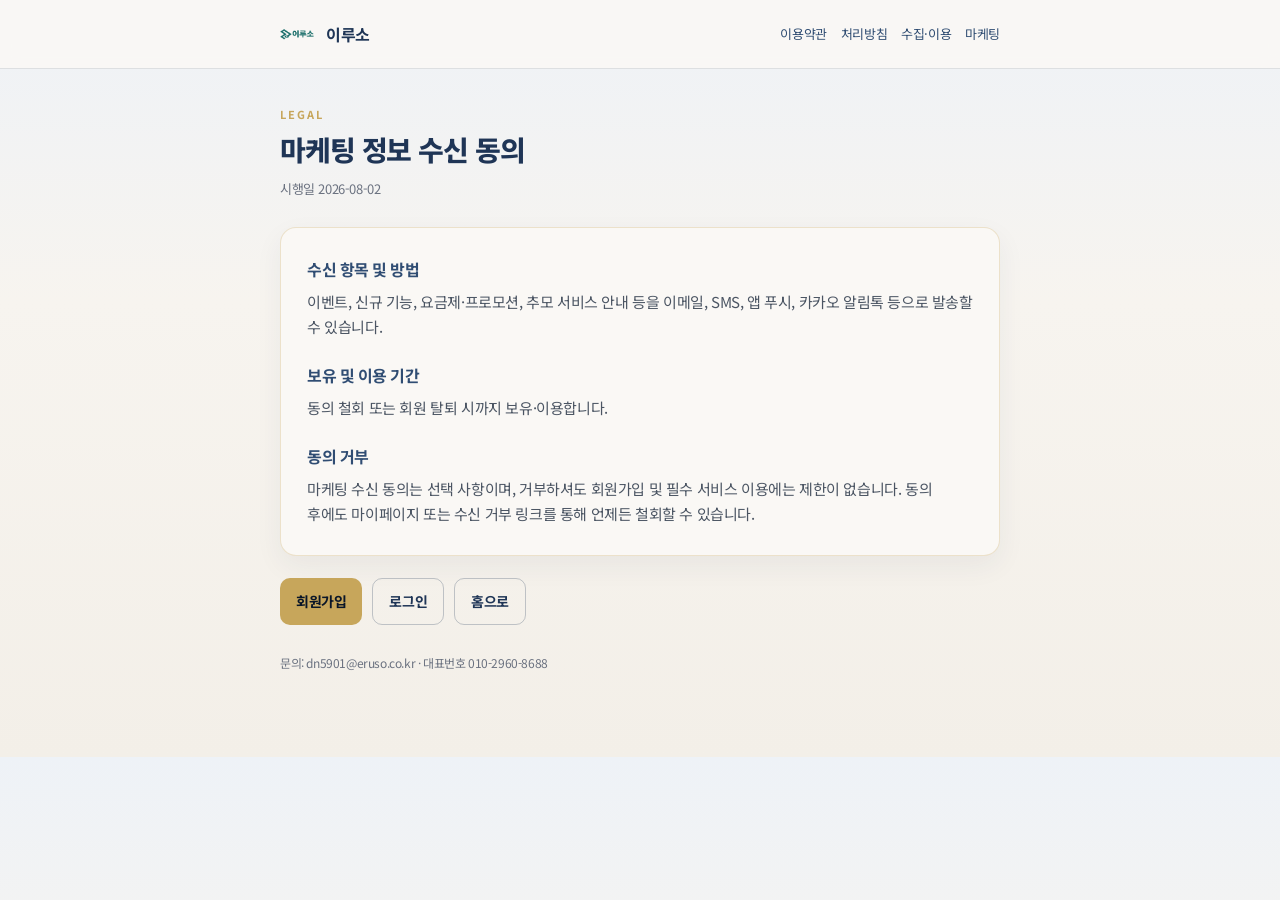
<file: legal/marketing/index.html>
<!DOCTYPE html>
<html lang="ko">
<head>
  <meta charset="UTF-8" />
  <meta name="viewport" content="width=device-width, initial-scale=1.0" />
  <title>마케팅 정보 수신 동의 | 이루소</title>
  <meta name="description" content="이루소 마케팅 정보 수신 동의 (시행일 2026-08-02)" />
  <link rel="canonical" href="https://eruso.co.kr/legal/marketing/" />
  <link rel="icon" href="/public/favicon.ico" />
  <link href="https://fonts.googleapis.com/css2?family=Noto+Sans+KR:wght@400;500;700;800&display=swap" rel="stylesheet" />
  <link rel="stylesheet" href="/legal/legal.css" />
</head>
<body>
  <header class="legal-top">
    <div class="legal-top-inner">
      <a class="legal-brand" href="/">
        <img src="/images/logo-eruso-final-02.png" alt="이루소" />
        <span>이루소</span>
      </a>
      <nav class="legal-nav" aria-label="약관 문서"><a href="/legal/service/">이용약관</a><a href="/legal/privacy-policy/">처리방침</a><a href="/legal/privacy/">수집·이용</a><a href="/legal/marketing/">마케팅</a></nav>
    </div>
  </header>
  <main class="legal-main">
    <p class="eyebrow">Legal</p>
    <h1>마케팅 정보 수신 동의</h1>
    <p class="effective">시행일 2026-08-02</p>
    <article class="legal-card">
      <section><h2>수신 항목 및 방법</h2><p>이벤트, 신규 기능, 요금제·프로모션, 추모 서비스 안내 등을 이메일, SMS, 앱 푸시, 카카오 알림톡 등으로 발송할 수 있습니다.</p></section><section><h2>보유 및 이용 기간</h2><p>동의 철회 또는 회원 탈퇴 시까지 보유·이용합니다.</p></section><section><h2>동의 거부</h2><p>마케팅 수신 동의는 선택 사항이며, 거부하셔도 회원가입 및 필수 서비스 이용에는 제한이 없습니다. 동의 후에도 마이페이지 또는 수신 거부 링크를 통해 언제든 철회할 수 있습니다.</p></section>
    </article>
    <div class="legal-actions">
      <a class="btn btn-primary" href="https://erum2026.co.kr/signup">회원가입</a>
      <a class="btn btn-ghost" href="https://erum2026.co.kr/login">로그인</a>
      <a class="btn btn-ghost" href="/">홈으로</a>
    </div>
    <p class="legal-foot">문의: dn5901@eruso.co.kr · 대표번호 010-2960-8688</p>
  </main>
</body>
</html>
</file>
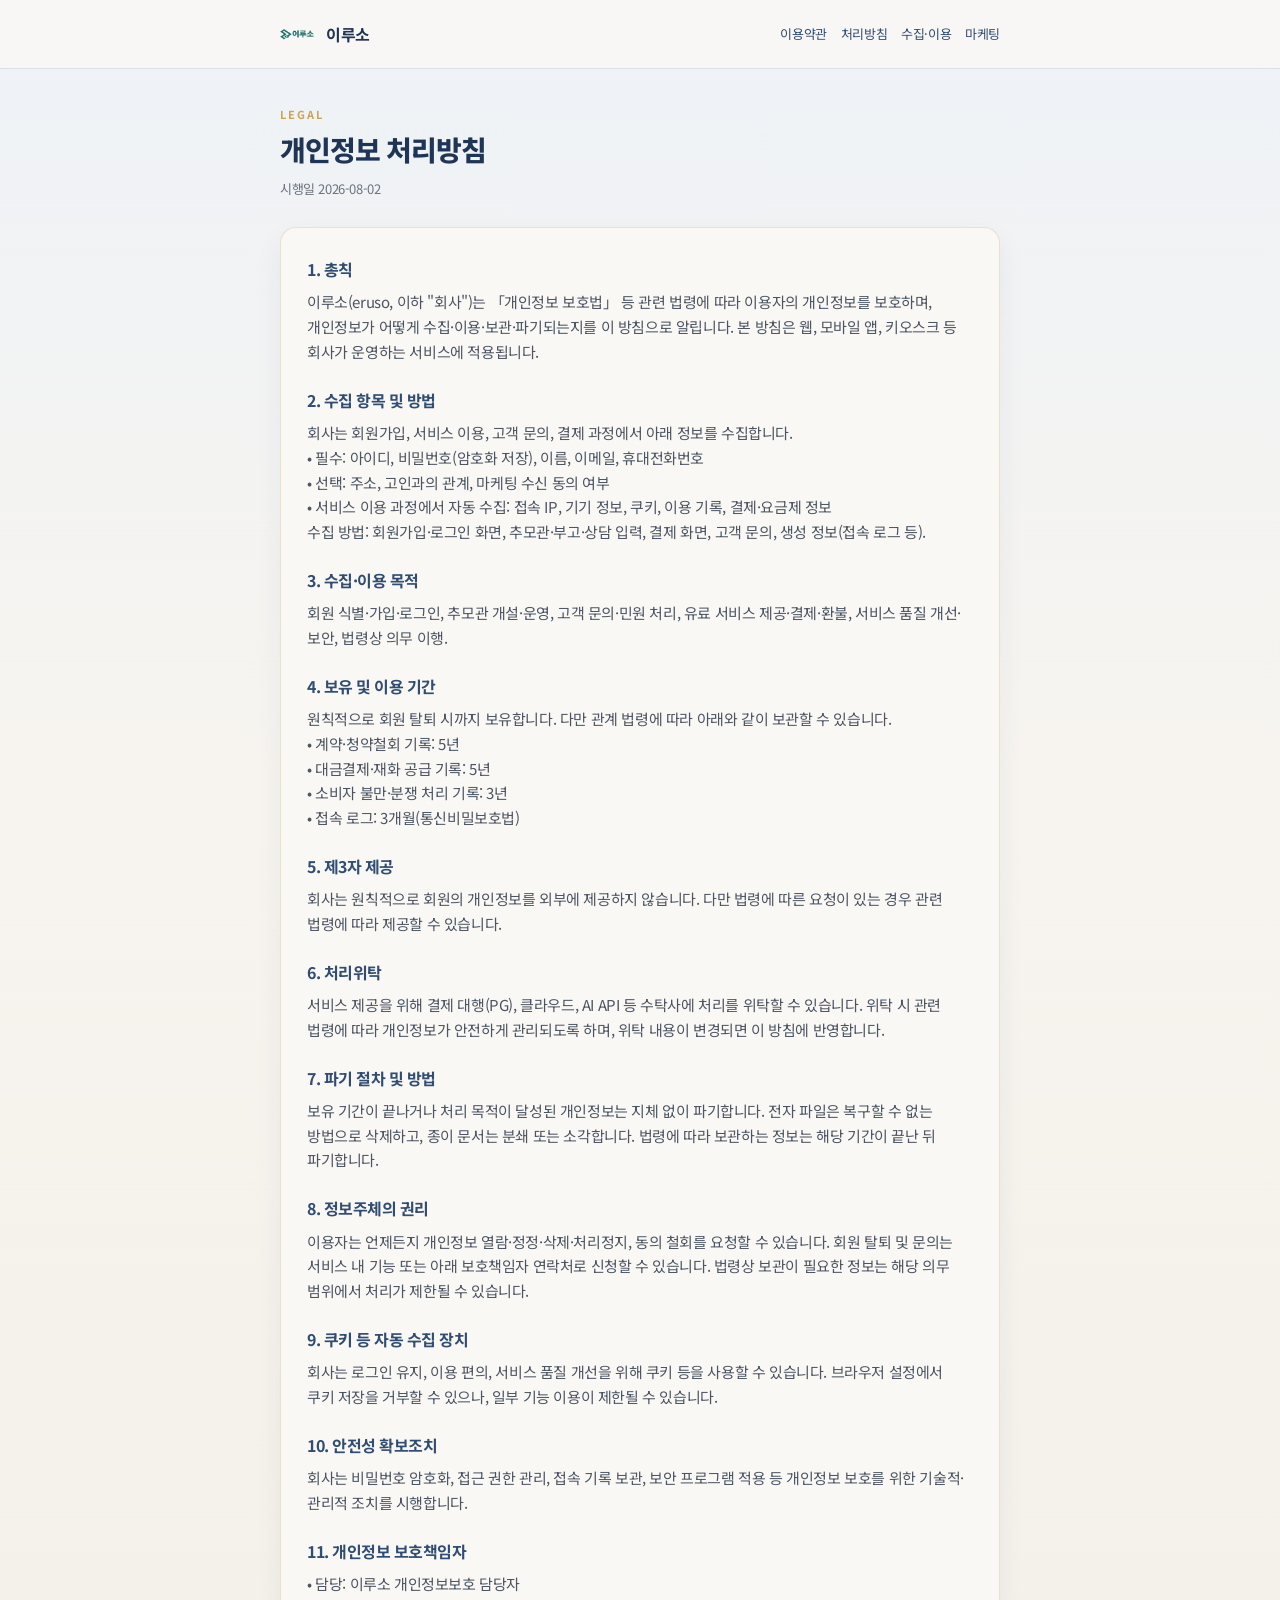
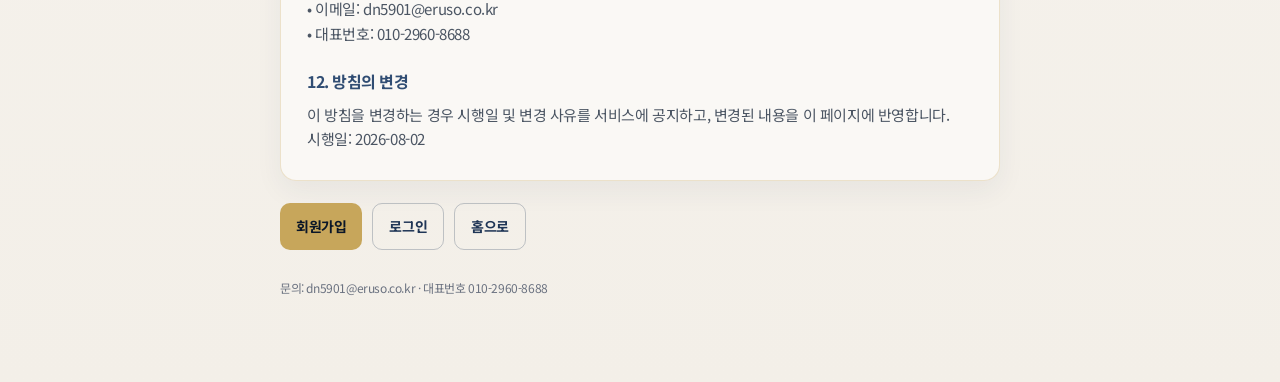
<file: legal/privacy-policy/index.html>
<!DOCTYPE html>
<html lang="ko">
<head>
  <meta charset="UTF-8" />
  <meta name="viewport" content="width=device-width, initial-scale=1.0" />
  <title>개인정보 처리방침 | 이루소</title>
  <meta name="description" content="이루소 개인정보 처리방침 (시행일 2026-08-02)" />
  <link rel="canonical" href="https://eruso.co.kr/legal/privacy-policy/" />
  <link rel="icon" href="/public/favicon.ico" />
  <link href="https://fonts.googleapis.com/css2?family=Noto+Sans+KR:wght@400;500;700;800&display=swap" rel="stylesheet" />
  <link rel="stylesheet" href="/legal/legal.css" />
</head>
<body>
  <header class="legal-top">
    <div class="legal-top-inner">
      <a class="legal-brand" href="/">
        <img src="/images/logo-eruso-final-02.png" alt="이루소" />
        <span>이루소</span>
      </a>
      <nav class="legal-nav" aria-label="약관 문서"><a href="/legal/service/">이용약관</a><a href="/legal/privacy-policy/">처리방침</a><a href="/legal/privacy/">수집·이용</a><a href="/legal/marketing/">마케팅</a></nav>
    </div>
  </header>
  <main class="legal-main">
    <p class="eyebrow">Legal</p>
    <h1>개인정보 처리방침</h1>
    <p class="effective">시행일 2026-08-02</p>
    <article class="legal-card">
      <section><h2>1. 총칙</h2><p>이루소(eruso, 이하 &quot;회사&quot;)는 「개인정보 보호법」 등 관련 법령에 따라 이용자의 개인정보를 보호하며, 개인정보가 어떻게 수집·이용·보관·파기되는지를 이 방침으로 알립니다. 본 방침은 웹, 모바일 앱, 키오스크 등 회사가 운영하는 서비스에 적용됩니다.</p></section><section><h2>2. 수집 항목 및 방법</h2><p>회사는 회원가입, 서비스 이용, 고객 문의, 결제 과정에서 아래 정보를 수집합니다.
• 필수: 아이디, 비밀번호(암호화 저장), 이름, 이메일, 휴대전화번호
• 선택: 주소, 고인과의 관계, 마케팅 수신 동의 여부
• 서비스 이용 과정에서 자동 수집: 접속 IP, 기기 정보, 쿠키, 이용 기록, 결제·요금제 정보
수집 방법: 회원가입·로그인 화면, 추모관·부고·상담 입력, 결제 화면, 고객 문의, 생성 정보(접속 로그 등).</p></section><section><h2>3. 수집·이용 목적</h2><p>회원 식별·가입·로그인, 추모관 개설·운영, 고객 문의·민원 처리, 유료 서비스 제공·결제·환불, 서비스 품질 개선·보안, 법령상 의무 이행.</p></section><section><h2>4. 보유 및 이용 기간</h2><p>원칙적으로 회원 탈퇴 시까지 보유합니다. 다만 관계 법령에 따라 아래와 같이 보관할 수 있습니다.
• 계약·청약철회 기록: 5년
• 대금결제·재화 공급 기록: 5년
• 소비자 불만·분쟁 처리 기록: 3년
• 접속 로그: 3개월(통신비밀보호법)</p></section><section><h2>5. 제3자 제공</h2><p>회사는 원칙적으로 회원의 개인정보를 외부에 제공하지 않습니다. 다만 법령에 따른 요청이 있는 경우 관련 법령에 따라 제공할 수 있습니다.</p></section><section><h2>6. 처리위탁</h2><p>서비스 제공을 위해 결제 대행(PG), 클라우드, AI API 등 수탁사에 처리를 위탁할 수 있습니다. 위탁 시 관련 법령에 따라 개인정보가 안전하게 관리되도록 하며, 위탁 내용이 변경되면 이 방침에 반영합니다.</p></section><section><h2>7. 파기 절차 및 방법</h2><p>보유 기간이 끝나거나 처리 목적이 달성된 개인정보는 지체 없이 파기합니다. 전자 파일은 복구할 수 없는 방법으로 삭제하고, 종이 문서는 분쇄 또는 소각합니다. 법령에 따라 보관하는 정보는 해당 기간이 끝난 뒤 파기합니다.</p></section><section><h2>8. 정보주체의 권리</h2><p>이용자는 언제든지 개인정보 열람·정정·삭제·처리정지, 동의 철회를 요청할 수 있습니다. 회원 탈퇴 및 문의는 서비스 내 기능 또는 아래 보호책임자 연락처로 신청할 수 있습니다. 법령상 보관이 필요한 정보는 해당 의무 범위에서 처리가 제한될 수 있습니다.</p></section><section><h2>9. 쿠키 등 자동 수집 장치</h2><p>회사는 로그인 유지, 이용 편의, 서비스 품질 개선을 위해 쿠키 등을 사용할 수 있습니다. 브라우저 설정에서 쿠키 저장을 거부할 수 있으나, 일부 기능 이용이 제한될 수 있습니다.</p></section><section><h2>10. 안전성 확보조치</h2><p>회사는 비밀번호 암호화, 접근 권한 관리, 접속 기록 보관, 보안 프로그램 적용 등 개인정보 보호를 위한 기술적·관리적 조치를 시행합니다.</p></section><section><h2>11. 개인정보 보호책임자</h2><p>• 담당: 이루소 개인정보보호 담당자
• 이메일: dn5901@eruso.co.kr
• 대표번호: 010-2960-8688</p></section><section><h2>12. 방침의 변경</h2><p>이 방침을 변경하는 경우 시행일 및 변경 사유를 서비스에 공지하고, 변경된 내용을 이 페이지에 반영합니다.
시행일: 2026-08-02</p></section>
    </article>
    <div class="legal-actions">
      <a class="btn btn-primary" href="https://erum2026.co.kr/signup">회원가입</a>
      <a class="btn btn-ghost" href="https://erum2026.co.kr/login">로그인</a>
      <a class="btn btn-ghost" href="/">홈으로</a>
    </div>
    <p class="legal-foot">문의: dn5901@eruso.co.kr · 대표번호 010-2960-8688</p>
  </main>
</body>
</html>
</file>
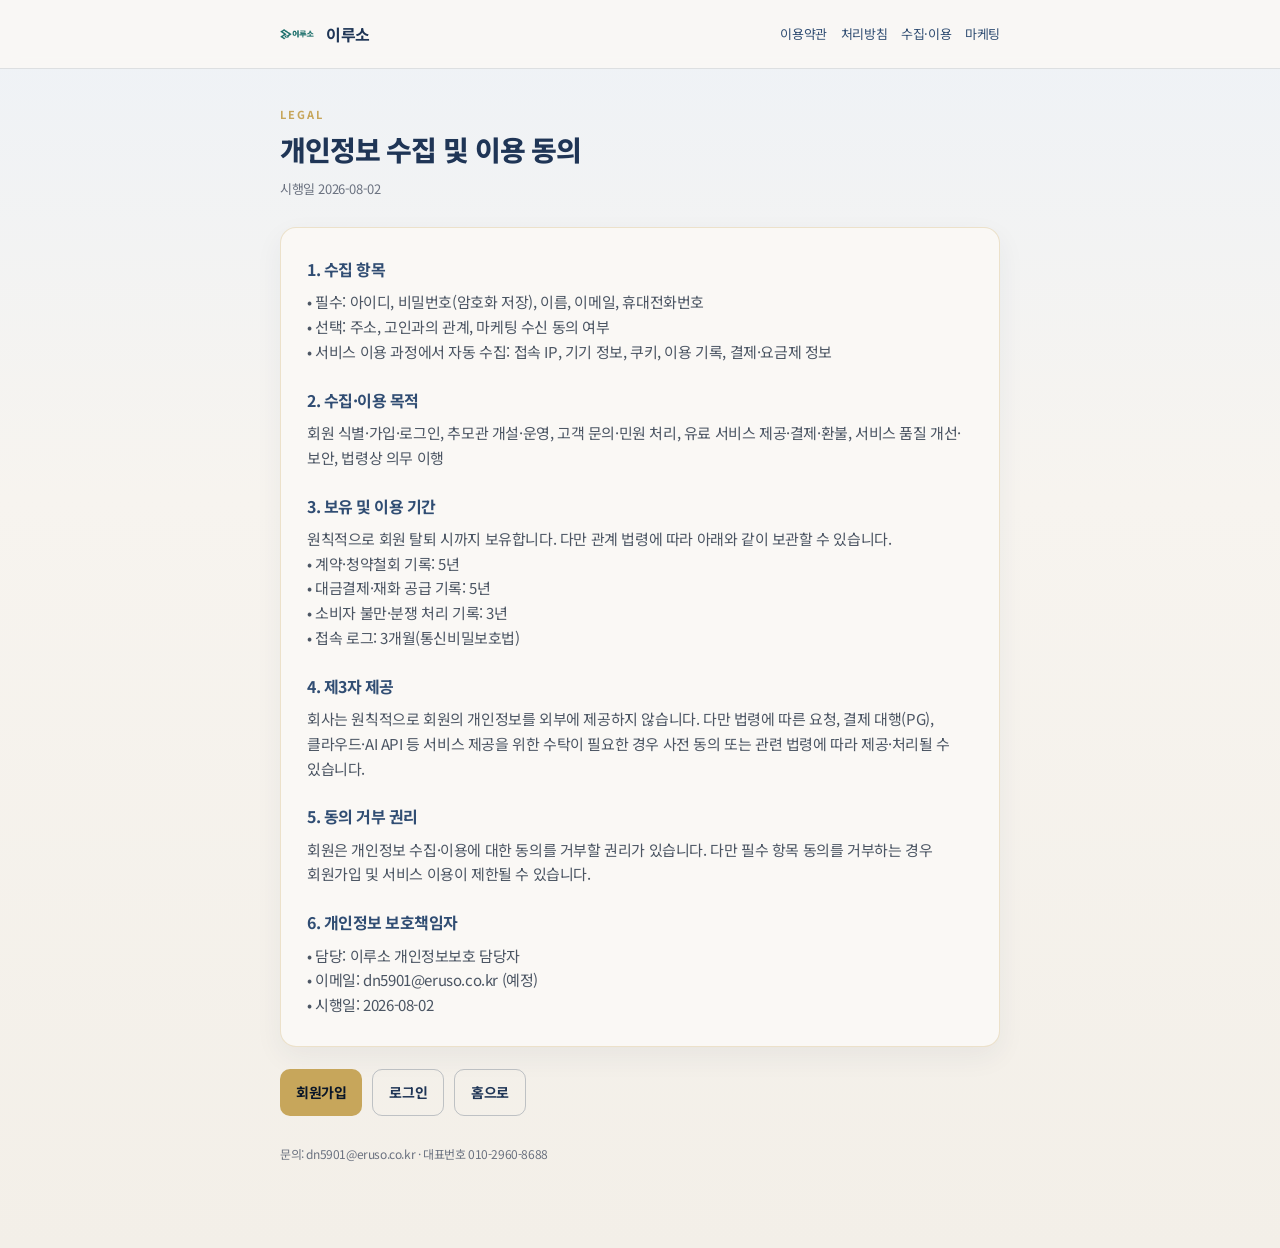
<file: legal/privacy/index.html>
<!DOCTYPE html>
<html lang="ko">
<head>
  <meta charset="UTF-8" />
  <meta name="viewport" content="width=device-width, initial-scale=1.0" />
  <title>개인정보 수집 및 이용 동의 | 이루소</title>
  <meta name="description" content="이루소 개인정보 수집 및 이용 동의 (시행일 2026-08-02)" />
  <link rel="canonical" href="https://eruso.co.kr/legal/privacy/" />
  <link rel="icon" href="/public/favicon.ico" />
  <link href="https://fonts.googleapis.com/css2?family=Noto+Sans+KR:wght@400;500;700;800&display=swap" rel="stylesheet" />
  <link rel="stylesheet" href="/legal/legal.css" />
</head>
<body>
  <header class="legal-top">
    <div class="legal-top-inner">
      <a class="legal-brand" href="/">
        <img src="/images/logo-eruso-final-02.png" alt="이루소" />
        <span>이루소</span>
      </a>
      <nav class="legal-nav" aria-label="약관 문서"><a href="/legal/service/">이용약관</a><a href="/legal/privacy-policy/">처리방침</a><a href="/legal/privacy/">수집·이용</a><a href="/legal/marketing/">마케팅</a></nav>
    </div>
  </header>
  <main class="legal-main">
    <p class="eyebrow">Legal</p>
    <h1>개인정보 수집 및 이용 동의</h1>
    <p class="effective">시행일 2026-08-02</p>
    <article class="legal-card">
      <section><h2>1. 수집 항목</h2><p>• 필수: 아이디, 비밀번호(암호화 저장), 이름, 이메일, 휴대전화번호
• 선택: 주소, 고인과의 관계, 마케팅 수신 동의 여부
• 서비스 이용 과정에서 자동 수집: 접속 IP, 기기 정보, 쿠키, 이용 기록, 결제·요금제 정보</p></section><section><h2>2. 수집·이용 목적</h2><p>회원 식별·가입·로그인, 추모관 개설·운영, 고객 문의·민원 처리, 유료 서비스 제공·결제·환불, 서비스 품질 개선·보안, 법령상 의무 이행</p></section><section><h2>3. 보유 및 이용 기간</h2><p>원칙적으로 회원 탈퇴 시까지 보유합니다. 다만 관계 법령에 따라 아래와 같이 보관할 수 있습니다.
• 계약·청약철회 기록: 5년
• 대금결제·재화 공급 기록: 5년
• 소비자 불만·분쟁 처리 기록: 3년
• 접속 로그: 3개월(통신비밀보호법)</p></section><section><h2>4. 제3자 제공</h2><p>회사는 원칙적으로 회원의 개인정보를 외부에 제공하지 않습니다. 다만 법령에 따른 요청, 결제 대행(PG), 클라우드·AI API 등 서비스 제공을 위한 수탁이 필요한 경우 사전 동의 또는 관련 법령에 따라 제공·처리될 수 있습니다.</p></section><section><h2>5. 동의 거부 권리</h2><p>회원은 개인정보 수집·이용에 대한 동의를 거부할 권리가 있습니다. 다만 필수 항목 동의를 거부하는 경우 회원가입 및 서비스 이용이 제한될 수 있습니다.</p></section><section><h2>6. 개인정보 보호책임자</h2><p>• 담당: 이루소 개인정보보호 담당자
• 이메일: dn5901@eruso.co.kr (예정)
• 시행일: 2026-08-02</p></section>
    </article>
    <div class="legal-actions">
      <a class="btn btn-primary" href="https://erum2026.co.kr/signup">회원가입</a>
      <a class="btn btn-ghost" href="https://erum2026.co.kr/login">로그인</a>
      <a class="btn btn-ghost" href="/">홈으로</a>
    </div>
    <p class="legal-foot">문의: dn5901@eruso.co.kr · 대표번호 010-2960-8688</p>
  </main>
</body>
</html>
</file>
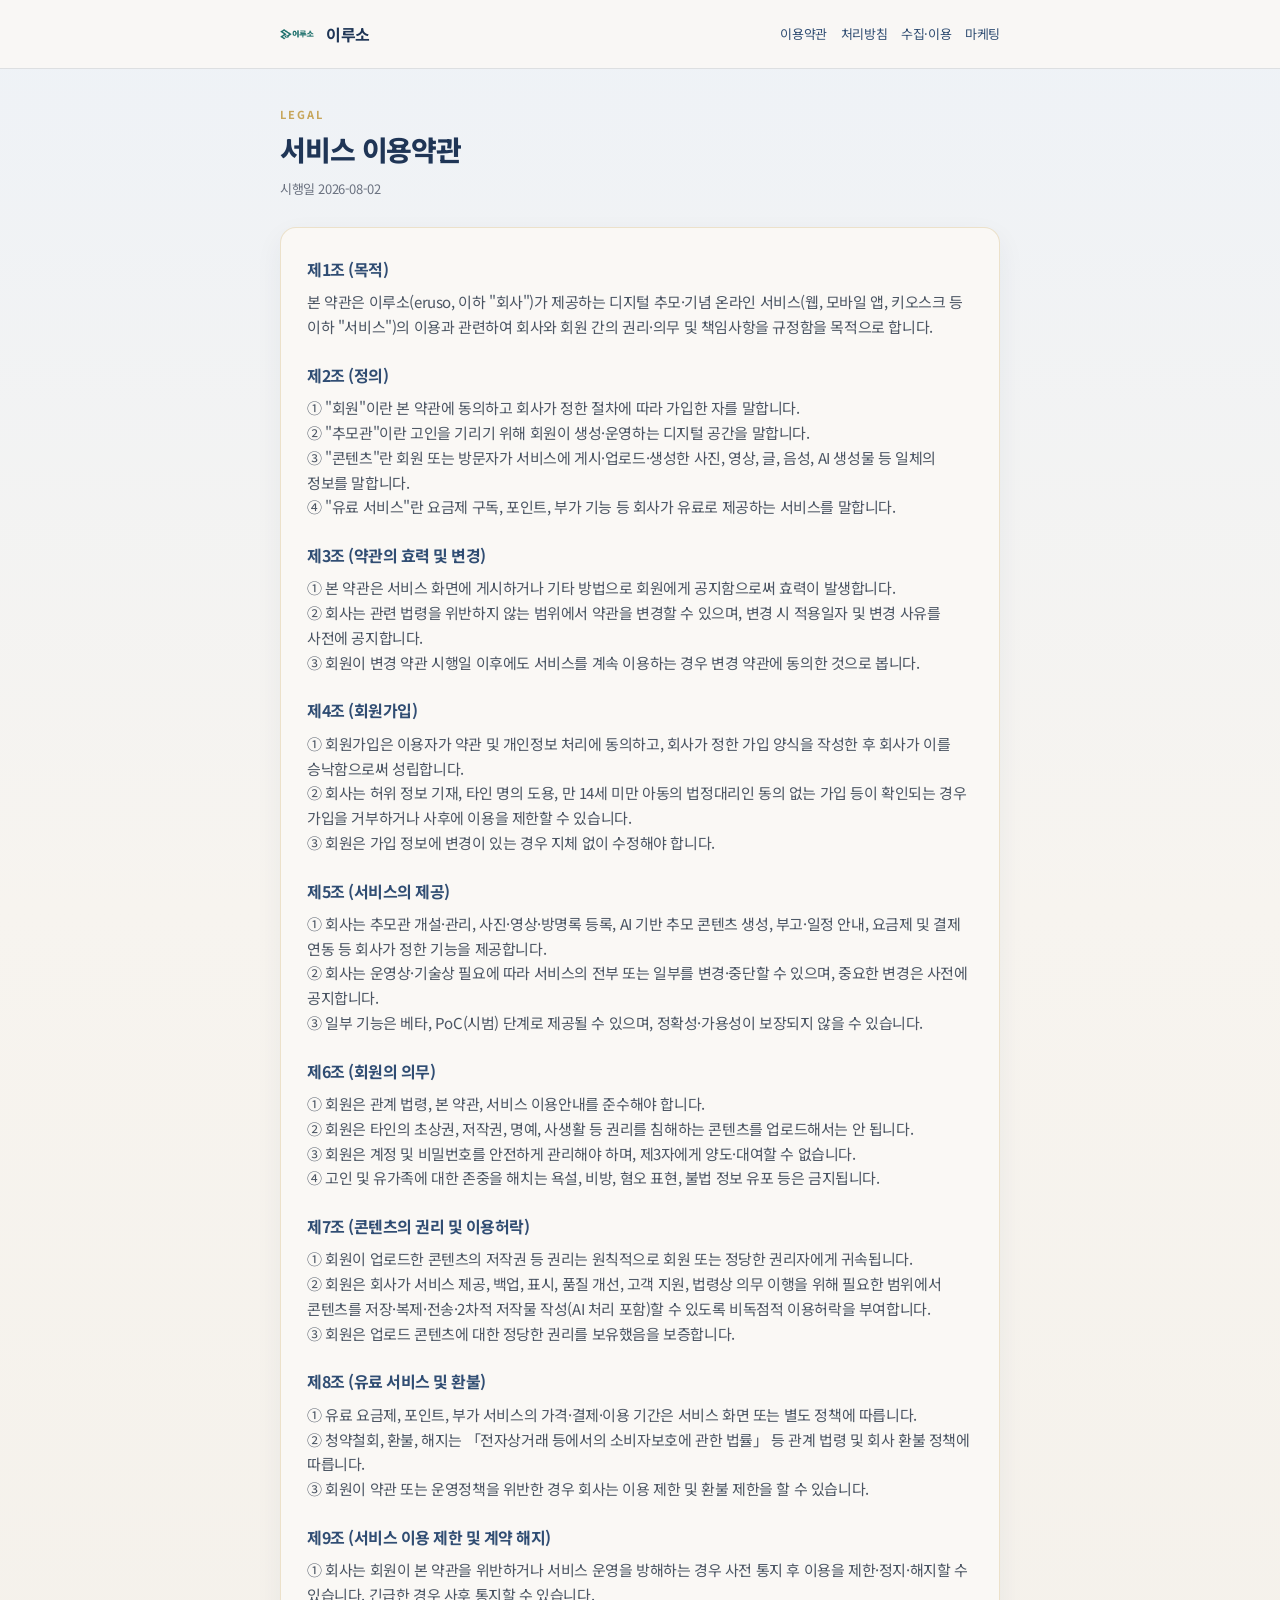
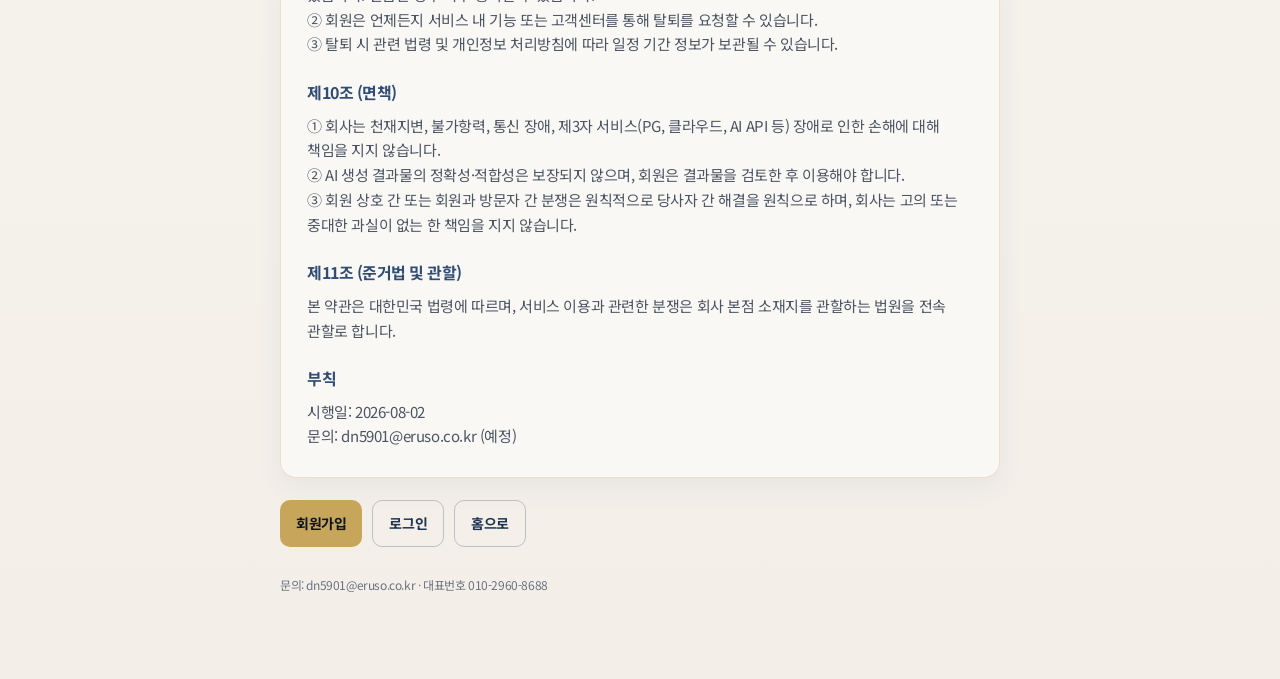
<file: legal/service/index.html>
<!DOCTYPE html>
<html lang="ko">
<head>
  <meta charset="UTF-8" />
  <meta name="viewport" content="width=device-width, initial-scale=1.0" />
  <title>서비스 이용약관 | 이루소</title>
  <meta name="description" content="이루소 서비스 이용약관 (시행일 2026-08-02)" />
  <link rel="canonical" href="https://eruso.co.kr/legal/service/" />
  <link rel="icon" href="/public/favicon.ico" />
  <link href="https://fonts.googleapis.com/css2?family=Noto+Sans+KR:wght@400;500;700;800&display=swap" rel="stylesheet" />
  <link rel="stylesheet" href="/legal/legal.css" />
</head>
<body>
  <header class="legal-top">
    <div class="legal-top-inner">
      <a class="legal-brand" href="/">
        <img src="/images/logo-eruso-final-02.png" alt="이루소" />
        <span>이루소</span>
      </a>
      <nav class="legal-nav" aria-label="약관 문서"><a href="/legal/service/">이용약관</a><a href="/legal/privacy-policy/">처리방침</a><a href="/legal/privacy/">수집·이용</a><a href="/legal/marketing/">마케팅</a></nav>
    </div>
  </header>
  <main class="legal-main">
    <p class="eyebrow">Legal</p>
    <h1>서비스 이용약관</h1>
    <p class="effective">시행일 2026-08-02</p>
    <article class="legal-card">
      <section><h2>제1조 (목적)</h2><p>본 약관은 이루소(eruso, 이하 &quot;회사&quot;)가 제공하는 디지털 추모·기념 온라인 서비스(웹, 모바일 앱, 키오스크 등 이하 &quot;서비스&quot;)의 이용과 관련하여 회사와 회원 간의 권리·의무 및 책임사항을 규정함을 목적으로 합니다.</p></section><section><h2>제2조 (정의)</h2><p>① &quot;회원&quot;이란 본 약관에 동의하고 회사가 정한 절차에 따라 가입한 자를 말합니다.
② &quot;추모관&quot;이란 고인을 기리기 위해 회원이 생성·운영하는 디지털 공간을 말합니다.
③ &quot;콘텐츠&quot;란 회원 또는 방문자가 서비스에 게시·업로드·생성한 사진, 영상, 글, 음성, AI 생성물 등 일체의 정보를 말합니다.
④ &quot;유료 서비스&quot;란 요금제 구독, 포인트, 부가 기능 등 회사가 유료로 제공하는 서비스를 말합니다.</p></section><section><h2>제3조 (약관의 효력 및 변경)</h2><p>① 본 약관은 서비스 화면에 게시하거나 기타 방법으로 회원에게 공지함으로써 효력이 발생합니다.
② 회사는 관련 법령을 위반하지 않는 범위에서 약관을 변경할 수 있으며, 변경 시 적용일자 및 변경 사유를 사전에 공지합니다.
③ 회원이 변경 약관 시행일 이후에도 서비스를 계속 이용하는 경우 변경 약관에 동의한 것으로 봅니다.</p></section><section><h2>제4조 (회원가입)</h2><p>① 회원가입은 이용자가 약관 및 개인정보 처리에 동의하고, 회사가 정한 가입 양식을 작성한 후 회사가 이를 승낙함으로써 성립합니다.
② 회사는 허위 정보 기재, 타인 명의 도용, 만 14세 미만 아동의 법정대리인 동의 없는 가입 등이 확인되는 경우 가입을 거부하거나 사후에 이용을 제한할 수 있습니다.
③ 회원은 가입 정보에 변경이 있는 경우 지체 없이 수정해야 합니다.</p></section><section><h2>제5조 (서비스의 제공)</h2><p>① 회사는 추모관 개설·관리, 사진·영상·방명록 등록, AI 기반 추모 콘텐츠 생성, 부고·일정 안내, 요금제 및 결제 연동 등 회사가 정한 기능을 제공합니다.
② 회사는 운영상·기술상 필요에 따라 서비스의 전부 또는 일부를 변경·중단할 수 있으며, 중요한 변경은 사전에 공지합니다.
③ 일부 기능은 베타, PoC(시범) 단계로 제공될 수 있으며, 정확성·가용성이 보장되지 않을 수 있습니다.</p></section><section><h2>제6조 (회원의 의무)</h2><p>① 회원은 관계 법령, 본 약관, 서비스 이용안내를 준수해야 합니다.
② 회원은 타인의 초상권, 저작권, 명예, 사생활 등 권리를 침해하는 콘텐츠를 업로드해서는 안 됩니다.
③ 회원은 계정 및 비밀번호를 안전하게 관리해야 하며, 제3자에게 양도·대여할 수 없습니다.
④ 고인 및 유가족에 대한 존중을 해치는 욕설, 비방, 혐오 표현, 불법 정보 유포 등은 금지됩니다.</p></section><section><h2>제7조 (콘텐츠의 권리 및 이용허락)</h2><p>① 회원이 업로드한 콘텐츠의 저작권 등 권리는 원칙적으로 회원 또는 정당한 권리자에게 귀속됩니다.
② 회원은 회사가 서비스 제공, 백업, 표시, 품질 개선, 고객 지원, 법령상 의무 이행을 위해 필요한 범위에서 콘텐츠를 저장·복제·전송·2차적 저작물 작성(AI 처리 포함)할 수 있도록 비독점적 이용허락을 부여합니다.
③ 회원은 업로드 콘텐츠에 대한 정당한 권리를 보유했음을 보증합니다.</p></section><section><h2>제8조 (유료 서비스 및 환불)</h2><p>① 유료 요금제, 포인트, 부가 서비스의 가격·결제·이용 기간은 서비스 화면 또는 별도 정책에 따릅니다.
② 청약철회, 환불, 해지는 「전자상거래 등에서의 소비자보호에 관한 법률」 등 관계 법령 및 회사 환불 정책에 따릅니다.
③ 회원이 약관 또는 운영정책을 위반한 경우 회사는 이용 제한 및 환불 제한을 할 수 있습니다.</p></section><section><h2>제9조 (서비스 이용 제한 및 계약 해지)</h2><p>① 회사는 회원이 본 약관을 위반하거나 서비스 운영을 방해하는 경우 사전 통지 후 이용을 제한·정지·해지할 수 있습니다. 긴급한 경우 사후 통지할 수 있습니다.
② 회원은 언제든지 서비스 내 기능 또는 고객센터를 통해 탈퇴를 요청할 수 있습니다.
③ 탈퇴 시 관련 법령 및 개인정보 처리방침에 따라 일정 기간 정보가 보관될 수 있습니다.</p></section><section><h2>제10조 (면책)</h2><p>① 회사는 천재지변, 불가항력, 통신 장애, 제3자 서비스(PG, 클라우드, AI API 등) 장애로 인한 손해에 대해 책임을 지지 않습니다.
② AI 생성 결과물의 정확성·적합성은 보장되지 않으며, 회원은 결과물을 검토한 후 이용해야 합니다.
③ 회원 상호 간 또는 회원과 방문자 간 분쟁은 원칙적으로 당사자 간 해결을 원칙으로 하며, 회사는 고의 또는 중대한 과실이 없는 한 책임을 지지 않습니다.</p></section><section><h2>제11조 (준거법 및 관할)</h2><p>본 약관은 대한민국 법령에 따르며, 서비스 이용과 관련한 분쟁은 회사 본점 소재지를 관할하는 법원을 전속 관할로 합니다.</p></section><section><h2>부칙</h2><p>시행일: 2026-08-02
문의: dn5901@eruso.co.kr (예정)</p></section>
    </article>
    <div class="legal-actions">
      <a class="btn btn-primary" href="https://erum2026.co.kr/signup">회원가입</a>
      <a class="btn btn-ghost" href="https://erum2026.co.kr/login">로그인</a>
      <a class="btn btn-ghost" href="/">홈으로</a>
    </div>
    <p class="legal-foot">문의: dn5901@eruso.co.kr · 대표번호 010-2960-8688</p>
  </main>
</body>
</html>
</file>
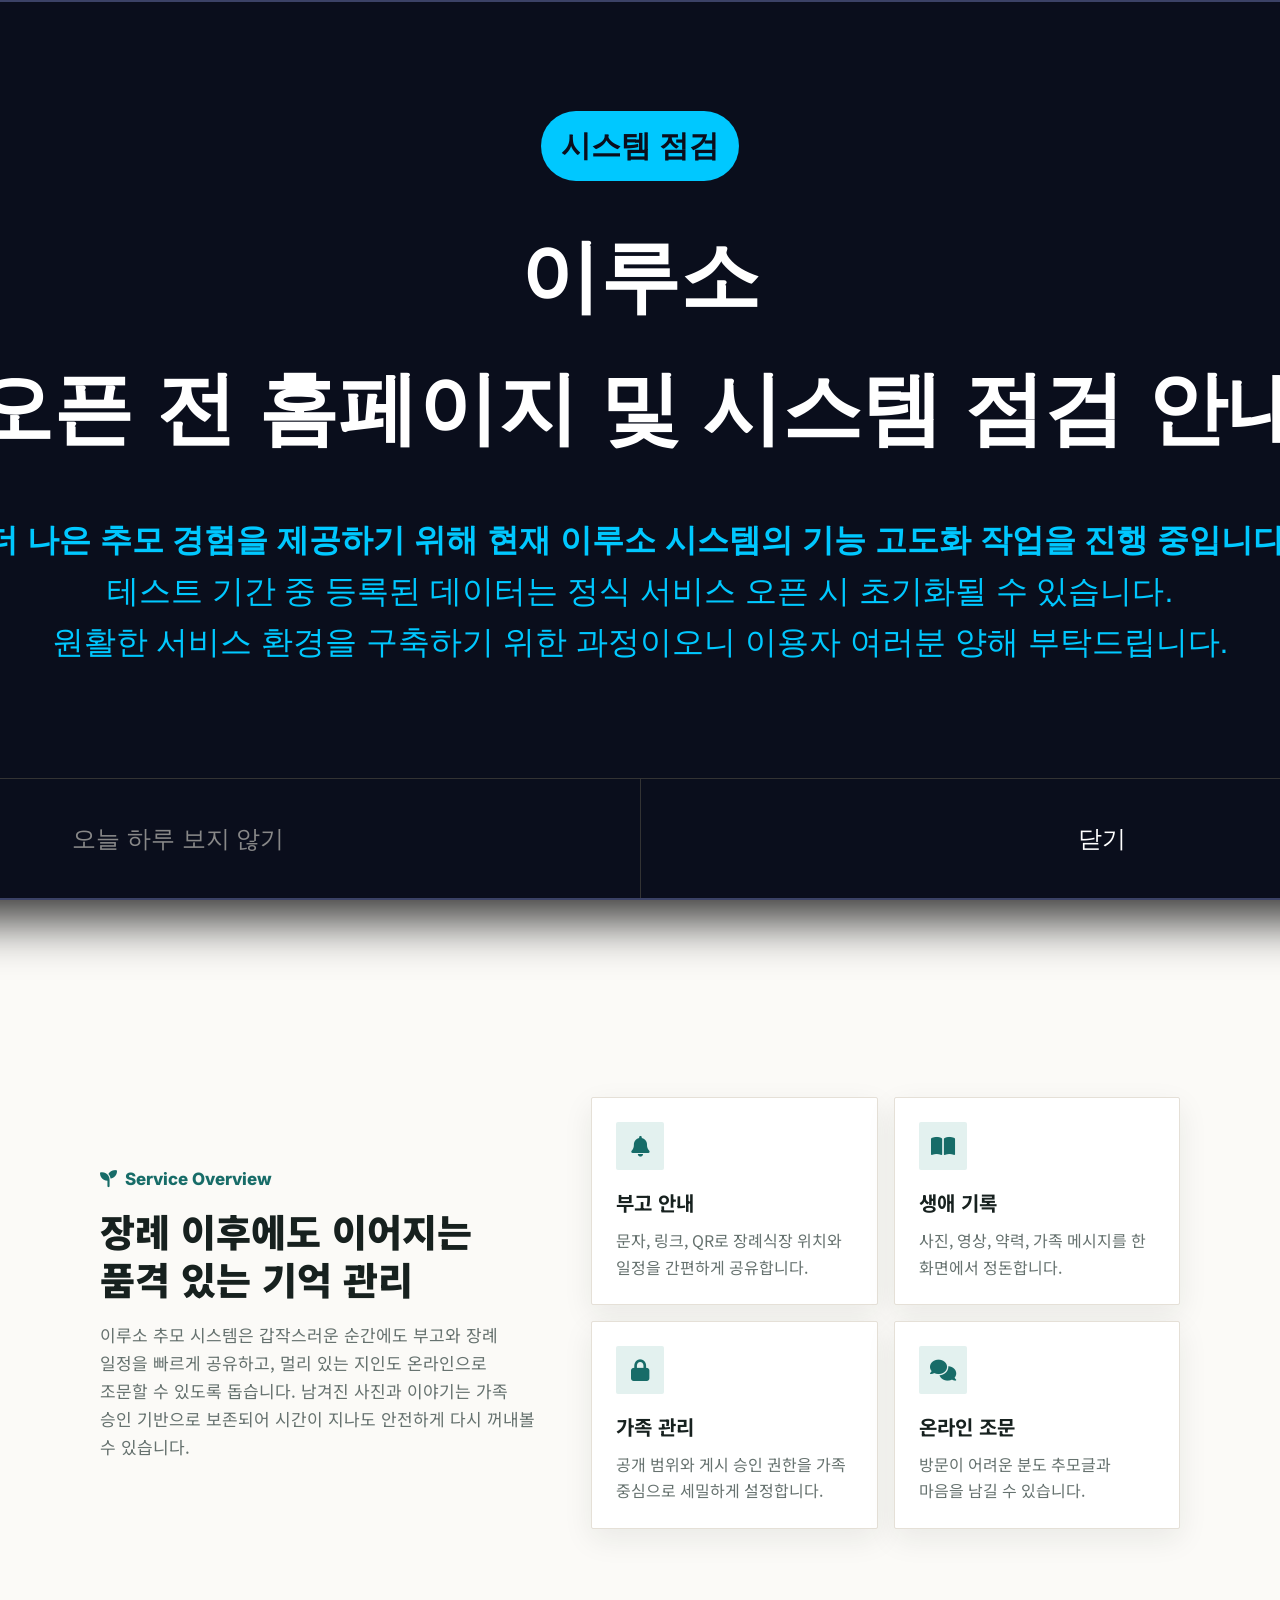
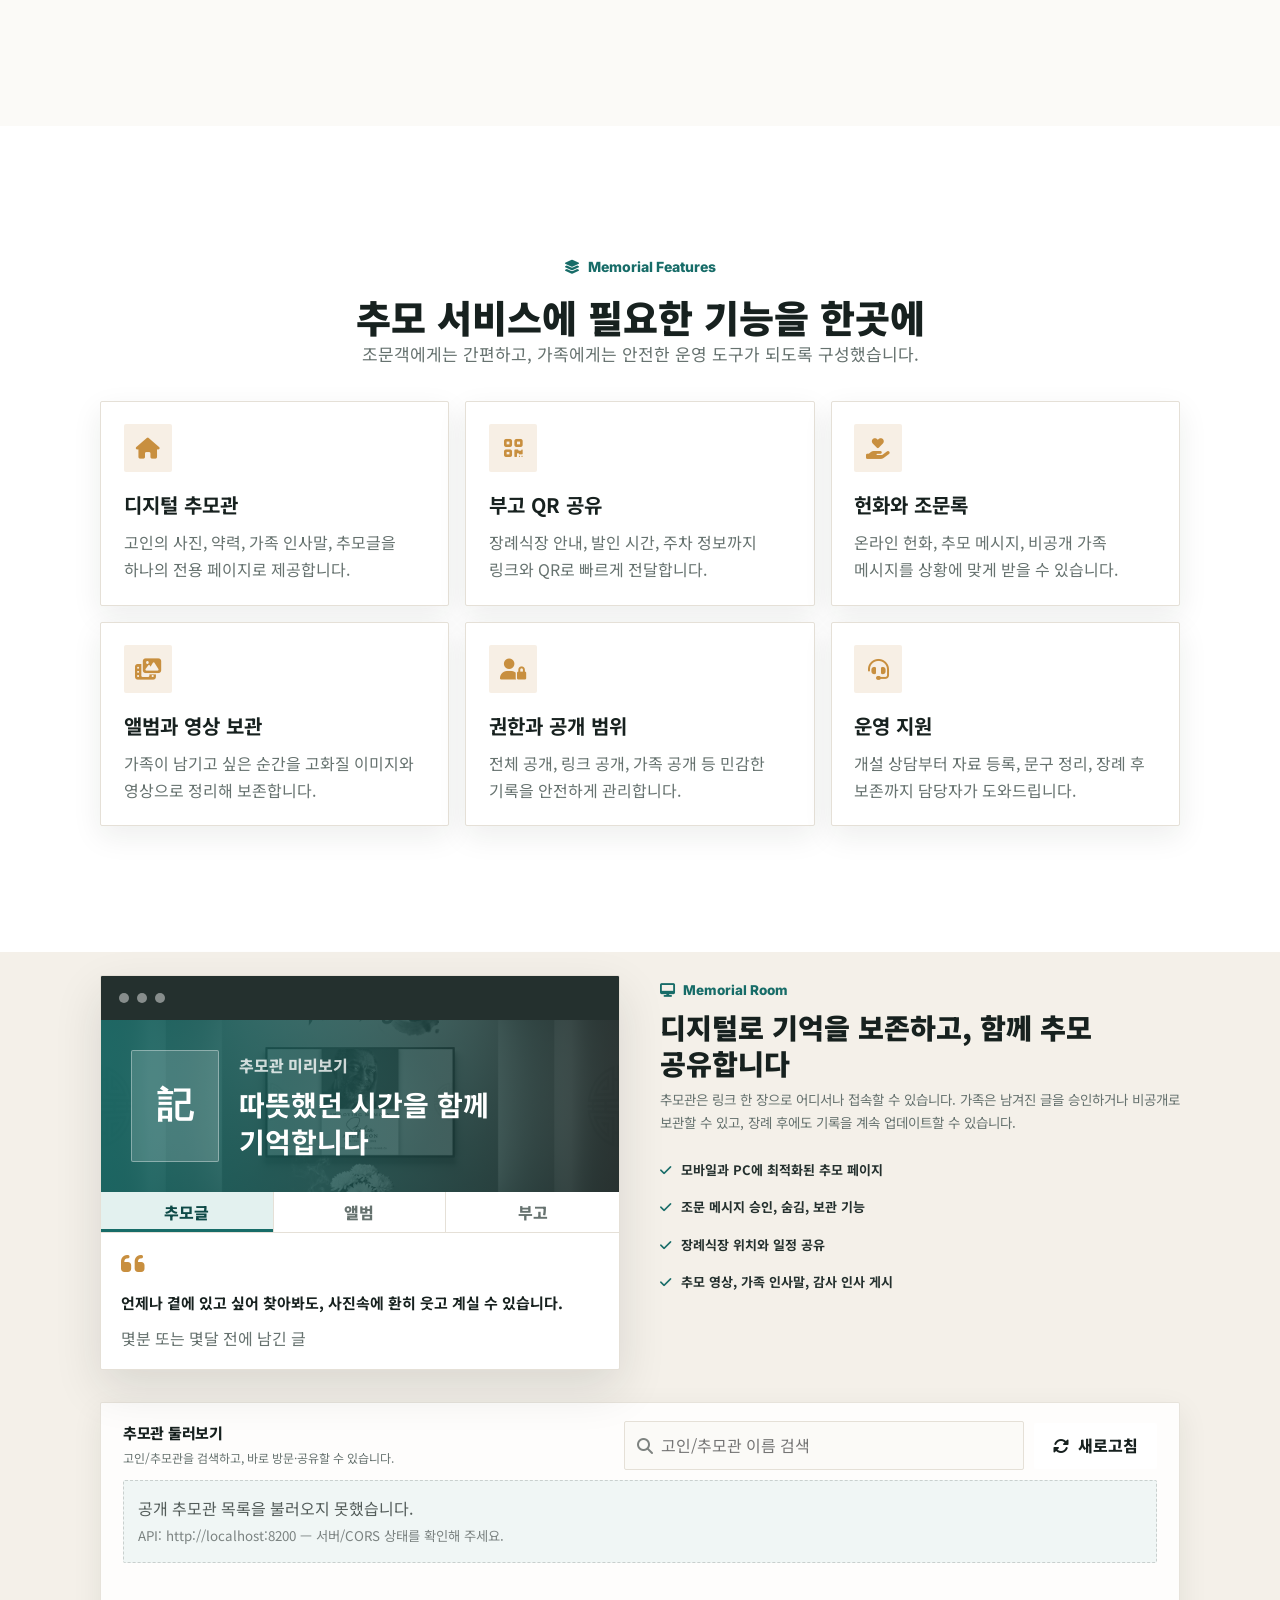
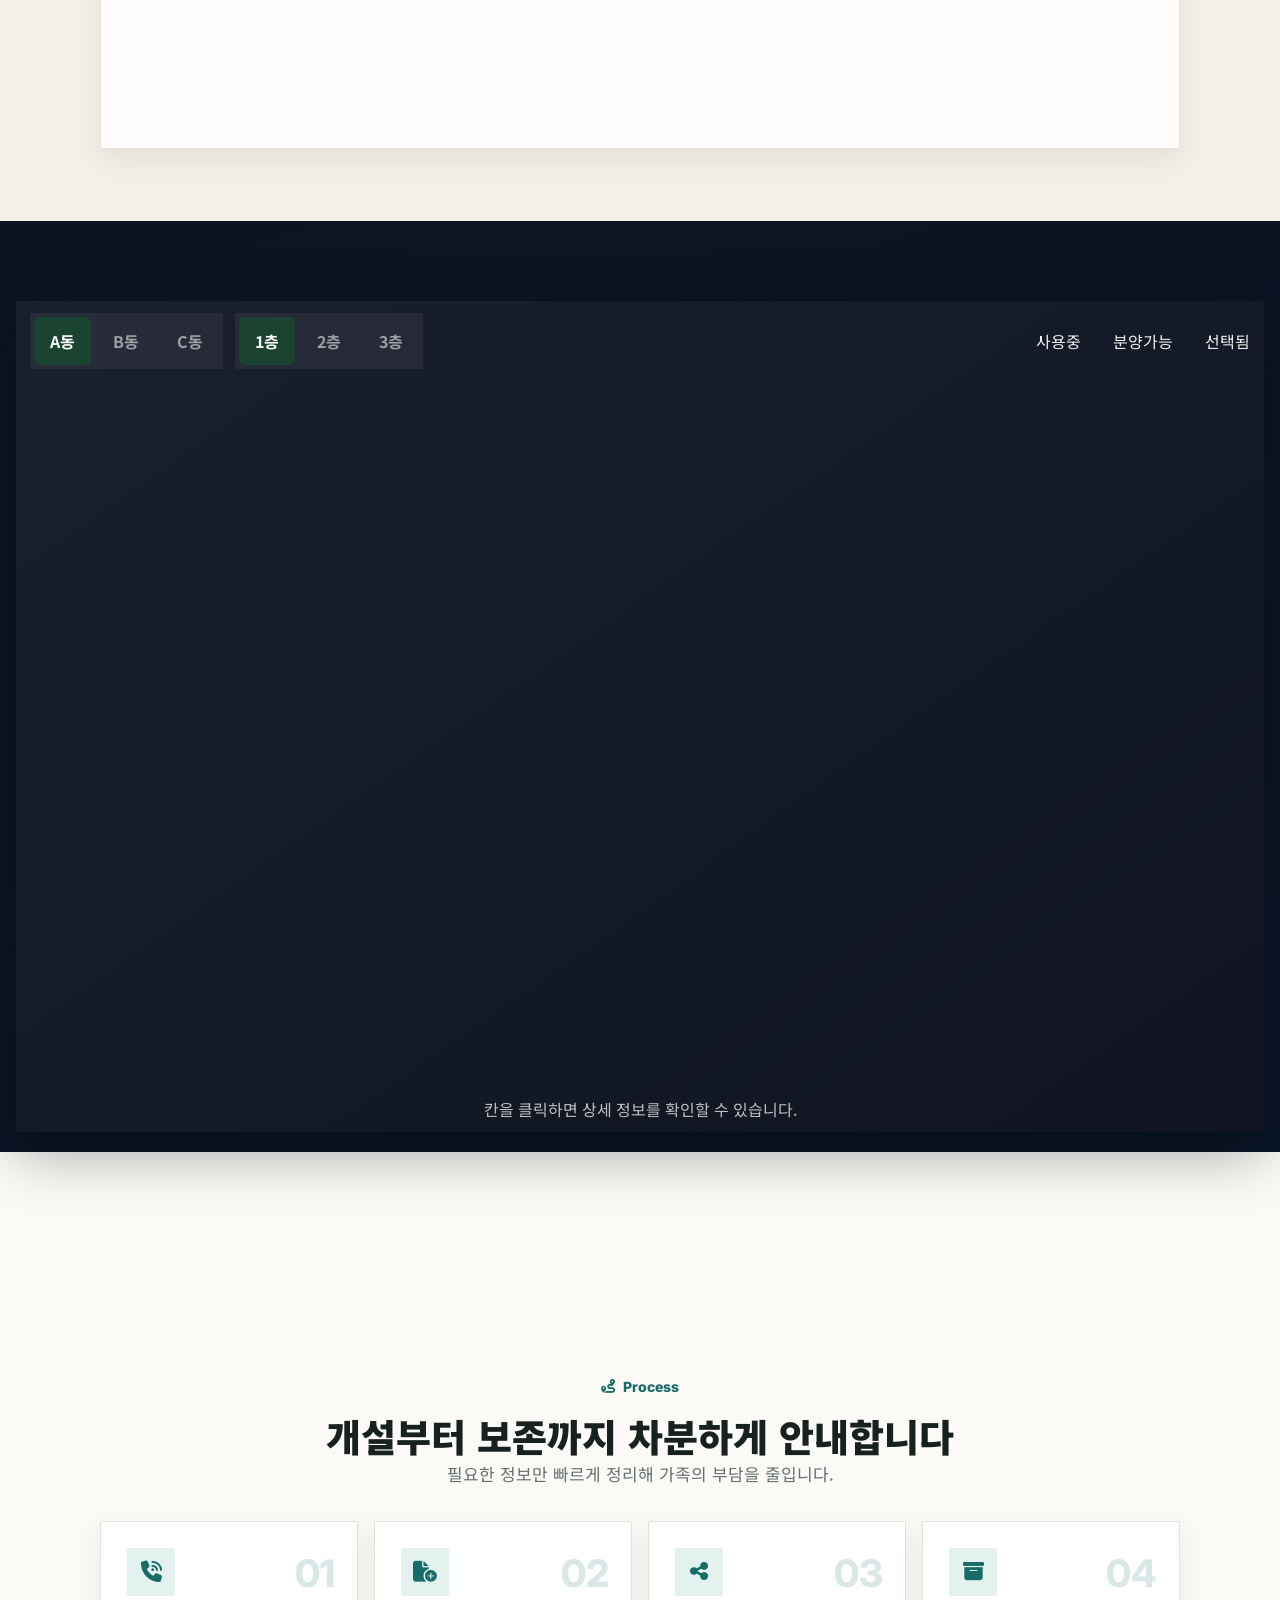
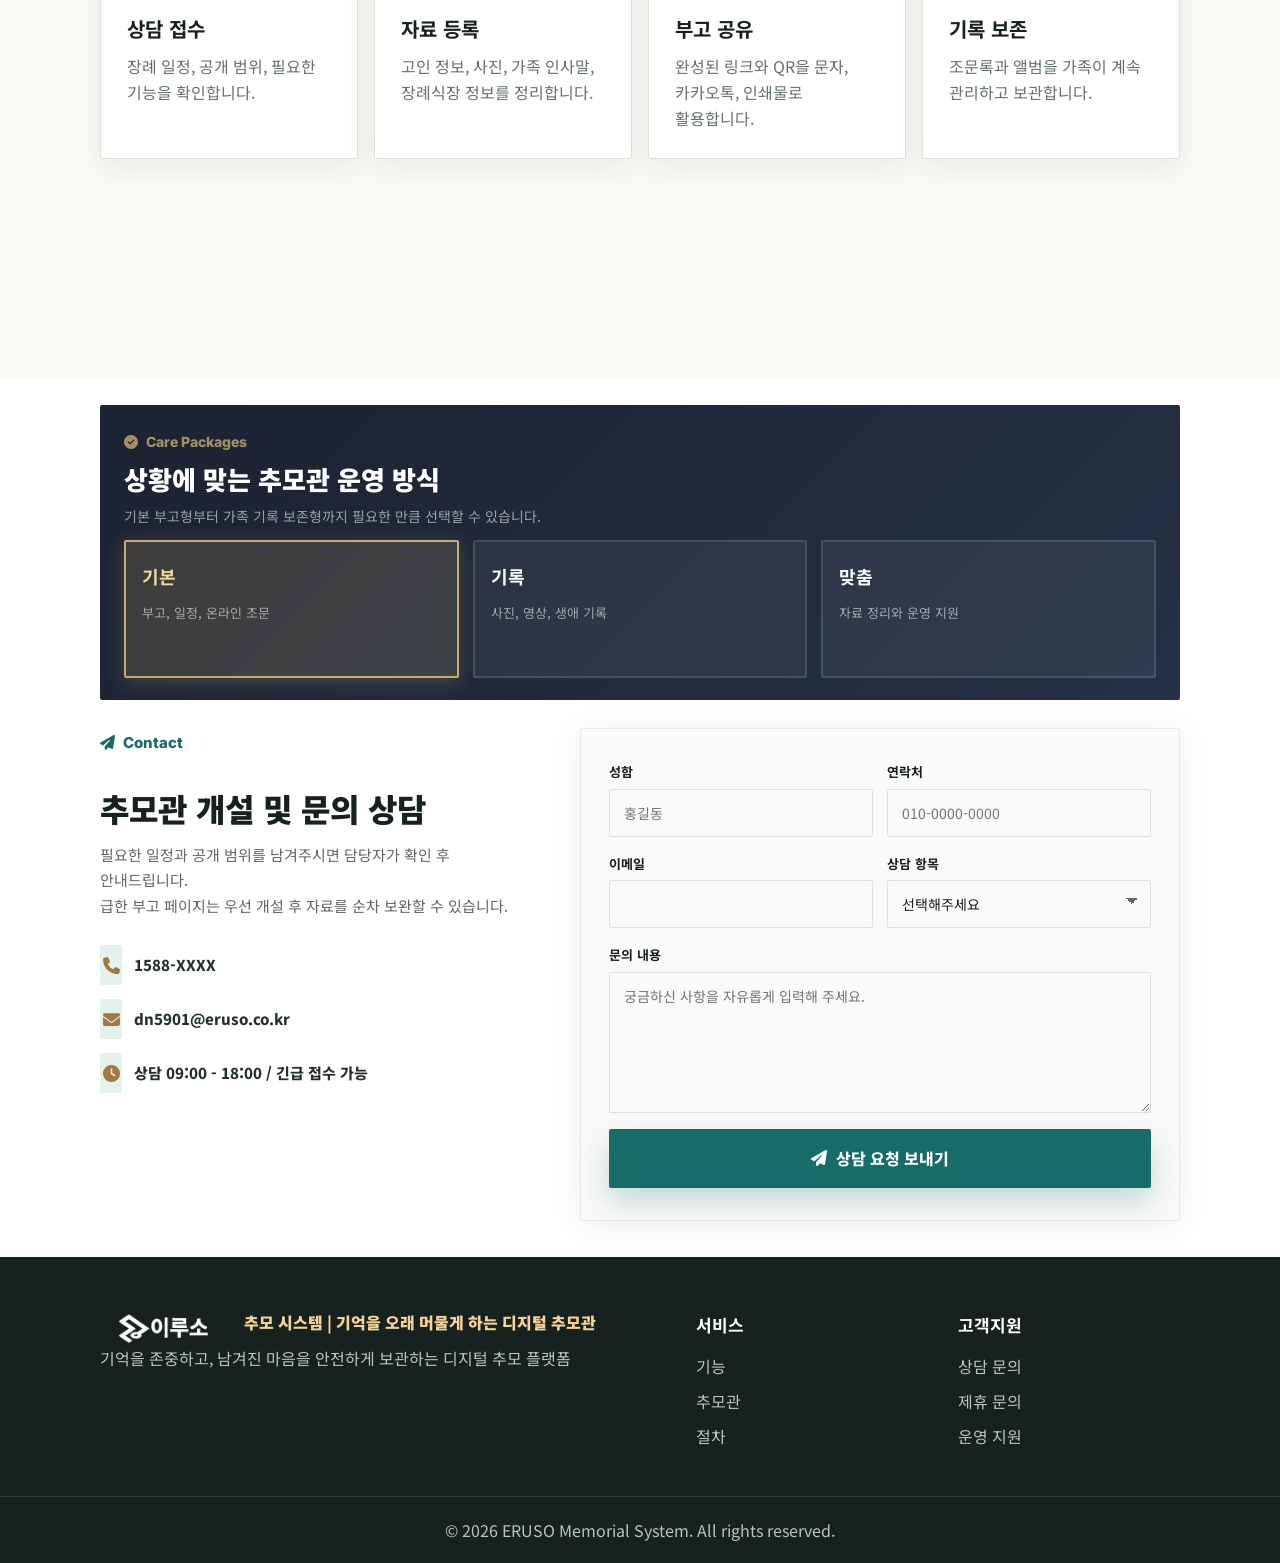
<file: bak_2026-06-28_index.html>
﻿<!DOCTYPE html>
<html lang="ko">
<head>
    <meta charset="UTF-8">
    <meta name="viewport" content="width=device-width, initial-scale=1.0">
    <meta name="description" content="이루소 추모 시스템 - 온라인 추모관, 부고 공유, 조문록, 사진과 영상 기록을 한곳에서 관리하는 디지털 추모 플랫폼">
    <title>이루소 추모 시스템 | 기억을 오래 머물게 하는 디지털 추모관</title>
    <link rel="stylesheet" href="https://cdn.jsdelivr.net/npm/@fortawesome/fontawesome-free@6.4.0/css/all.min.css">
    <link href="https://fonts.googleapis.com/css2?family=Noto+Sans+KR:wght@300;400;500;700;900&family=Inter:wght@400;600;700&display=swap" rel="stylesheet">
    <link rel="stylesheet" href="css/memorial.css">
    <!-- eternal_memory 연동 설정 (운영 환경에 맞게 변경) -->
    <meta name="eruso-api-base" content="http://localhost:8200">
    <meta name="eruso-app-base" content="http://localhost:3200">

</head>
    <div id="popup-container" style="
    position: fixed; 
    top: 50%; left: 50%; transform: translate(-50%, -50%);
    width: 1850px; height: 900px; 
    background: #0a0e1c; color: #fff; 
    border: 2px solid #3b4266; border-radius: 20px;
    overflow: hidden; font-family: 'Pretendard', sans-serif;
    box-shadow: 0 20px 50px rgba(0,0,0,0.8); z-index: 9999;
    display: flex; flex-direction: column;">
    
        <div style="flex: 1; padding: 100px; display: flex; flex-direction: column; justify-content: center;">
            <div style="
        background: #00C8FF; 
        color: #0A0E1C; 
        padding: 10px 20px; 
        display: block; 
        margin: 0 auto 30px auto; 
        border-radius: 40px; 
        font-size: 30px; 
        width: fit-content; 
        text-align: center;
    ">
        <strong>시스템 점검</strong>
    </div>
        <h2 style="font-size: 80px; margin: 0 0 40px 0; font-weight: bold; text-align: center;">
            이루소 <br>오픈 전 홈페이지 및 시스템 점검 안내
        </h2>
        <p style="
            font-size: 32px; 
            color: #00C8FF; 
            line-height: 1.6; 
            max-width: 1500px; 
            text-align: center; 
            margin: 0 auto;
        ">
            <strong>더 나은 추모 경험을 제공하기 위해 현재 이루소 시스템의 기능 고도화 작업을 진행 중입니다.</strong><br>
            테스트 기간 중 등록된 데이터는 정식 서비스 오픈 시 초기화될 수 있습니다.<br>
            원활한 서비스 환경을 구축하기 위한 과정이오니 이용자 여러분 양해 부탁드립니다.
        </p>
    </div>

   <div style="height: 120px; display: flex; border-top: 1px solid #333; font-size: 24px;">
        <button onclick="closePopup()" style="flex: 1; background: none; border: none; color: #888; cursor: pointer; border-right: 1px solid #333;">오늘 하루 보지 않기</button>
        <button onclick="document.getElementById('popup-container').style.display='none'" style="flex: 1; background: none; border: none; color: #fff; cursor: pointer;">닫기</button>
    </div>
</div>
    <nav class="navbar" aria-label="주요 메뉴">
        <div class="nav-inner">
            <a href="#home" class="nav-brand">
                <img src="images/logo-eruso-final-02.png" alt="이루소 로고" class="nav-logo">
                <span class="brand-service">추모관 | 기억을 오래 머무는 디지털 추모관</span>
            </a>
            <ul class="nav-menu">
                <li><a href="#about">소개</a></li>
                <li><a href="#features">기능</a></li>
                <li><a href="#memorial">추모관</a></li>
                <li><a href="#columbarium">봉안당</a></li>
                <li><a href="#process">절차</a></li>
                <li><a href="#contact">문의</a></li>
            </ul>
            <div class="nav-right">
                <a href="#memorial" class="nav-quick" data-nav-quick="memorial">
                    <i class="fas fa-heart"></i>
                    추모관 둘러보기
                </a>
                <a href="#contact" class="nav-cta">
                    <i class="fas fa-calendar-check"></i>
                    상담 신청
                </a>
                <button type="button" class="nav-toggle" aria-label="메뉴 열기" aria-expanded="false">
                    <i class="fas fa-bars"></i>
                </button>
            </div>
        </div>
    </nav>

    <main>
        <section id="home" class="hero">
            <img src="images/memorial-hero.png" alt="따뜻한 빛이 들어오는 디지털 추모 공간" class="hero-image">
            <div class="hero-overlay" aria-hidden="true"></div>
            <div class="memory-flow" aria-hidden="true">
                <span></span>
                <span></span>
                <span></span>
                <span></span>
                <span></span>
                <span></span>
            </div>
            <div class="container hero-grid">
                <div class="hero-content">
                    <p class="eyebrow">
                        <i class="fas fa-ribbon"></i>
                        이루소 추모 서비스
                    </p>
                    <h1>그리움을 기록하고<br>함께 기억하는 온라인 추모관</h1>
                    <p class="hero-copy">
                        장례 안내부터 온라인 조문, 추모글, 사진과 영상 보관까지
                        가족이 편안하게 관리할 수 있는 디지털 추모 시스템입니다.
                    </p>
                    <div class="hero-actions">
                        <a href="#contact" class="btn btn-primary main-action">
                            <i class="fas fa-hands-helping"></i>
                            추모관 개설 및 문의 상담
                        </a>
                        
                        <div class="btn-group-secondary">
                            <a href="#memorial" class="btn btn-secondary">
                                <i class="fas fa-eye"></i>
                                추모관 보기
                            </a>
                            <a href="#columbarium" class="btn btn-secondary ghost">
                                <i class="fas fa-eye"></i>
                                봉안당 보기
                            </a>
                        </div>
                    </div>
                    <div class="hero-stats" aria-label="서비스 주요 수치">
                        <div style="text-align: center;">
                            <strong>24시간</strong>
                            <span>온라인 조문</span>
                        </div>
                        <div style="text-align: center;">
                            <strong>QR 공유</strong>
                            <span>부고와 일정 전달</span>
                        </div>
                        <div style="text-align: center;">
                            <strong>가족 승인</strong>
                            <span>안전한 기록 관리</span>
                        </div>
                    </div>
                
                </div> <aside class="hero-panel" aria-label="추모관 요약">
                    <div class="panel-top">
                        <span class="status-dot"></span>
                        추모관 운영 중
                    </div>
                    <div class="memorial-profile">
                        <div class="portrait" aria-hidden="true">追</div>
                        <div>
                            <p class="profile-label">온라인 추모관</p>
                            <h2>고인을 기억하는 공간</h2>
                            <p>가족이 승인한 사진, 영상, 생애 기록만 정중하게 공개됩니다.</p>
                        </div>
                    </div>
                    <div class="tribute-list" aria-label="추모 반응">
                        <button type="button" class="tribute-action" data-tribute="flower" data-label="헌화" aria-label="헌화하기">
                            <i class="fas fa-spa"></i>
                            <span><strong data-count="flower">128</strong><em>헌화</em></span>
                        </button>
                        <button type="button" class="tribute-action" data-tribute="message" data-label="추모글" aria-label="추모글 공감하기">
                            <i class="fas fa-pen-nib"></i>
                            <span><strong data-count="message">46</strong><em>추모글</em></span>
                        </button>
                        <button type="button" class="tribute-action" data-tribute="visit" data-label="방문기록" aria-label="방문 기록 남기기">
                            <i class="fas fa-shoe-prints"></i>
                            <span><strong data-count="visit">84</strong><em>방문기록</em></span>
                        </button>
                    </div>
                    <button type="button" class="message-open" aria-label="메시지 남김" aria-expanded="false" aria-controls="quickMessage">
                        <i class="fas fa-comment-dots"></i>
                        <span>메시지 남김</span>
                    </button>
                    <form class="quick-message" id="quickMessage" aria-label="추모 메시지 남기기">
                        <label for="quickMessageText">추모 메시지</label>
                        <textarea id="quickMessageText" rows="3" maxlength="80" placeholder="짧은 추모의 마음을 남겨주세요."></textarea>
                        <div class="quick-message-actions">
                            <button type="button" class="quick-message-close">닫기</button>
                            <button type="submit">남기기</button>
                        </div>
                    </form>
                    <div class="memory-notes" aria-label="추모 메시지 예시">
                        <p>
                            <span class="memory-note-time">방금 전</span>
                            <strong class="memory-note-text">함께한 시간을 오래 기억하겠습니다.</strong>
                        </p>
                    </div>
                </aside>
            </div>
        </section>

        <section id="about" class="section about-section">
            <div class="container split-layout">
                <div class="section-copy">
                    <p class="eyebrow dark">
                        <i class="fas fa-seedling"></i>
                        Service Overview
                    </p>
                    <h2>장례 이후에도 이어지는 품격 있는 기억 관리</h2>
                    <p>
                        이루소 추모 시스템은 갑작스러운 순간에도 부고와 장례 일정을 빠르게 공유하고,
                        멀리 있는 지인도 온라인으로 조문할 수 있도록 돕습니다. 남겨진 사진과 이야기는
                        가족 승인 기반으로 보존되어 시간이 지나도 안전하게 다시 꺼내볼 수 있습니다.
                    </p>
                </div>
                <div class="about-grid">
                    <article class="about-card">
                        <i class="fas fa-bell"></i>
                        <h3>부고 안내</h3>
                        <p>문자, 링크, QR로 장례식장 위치와 일정을 간편하게 공유합니다.</p>
                    </article>
                    <article class="about-card">
                        <i class="fas fa-book-open"></i>
                        <h3>생애 기록</h3>
                        <p>사진, 영상, 약력, 가족 메시지를 한 화면에서 정돈합니다.</p>
                    </article>
                    <article class="about-card">
                        <i class="fas fa-lock"></i>
                        <h3>가족 관리</h3>
                        <p>공개 범위와 게시 승인 권한을 가족 중심으로 세밀하게 설정합니다.</p>
                    </article>
                    <article class="about-card">
                        <i class="fas fa-comments"></i>
                        <h3>온라인 조문</h3>
                        <p>방문이 어려운 분도 추모글과 마음을 남길 수 있습니다.</p>
                    </article>
                </div>
            </div>
        </section>

        <section id="features" class="section feature-section">
            <div class="container">
                <div class="section-header">
                    <p class="eyebrow dark">
                        <i class="fas fa-layer-group"></i>
                        Memorial Features
                    </p>
                    <h2>추모 서비스에 필요한 기능을 한곳에</h2>
                    <p>조문객에게는 간편하고, 가족에게는 안전한 운영 도구가 되도록 구성했습니다.</p>
                </div>
                <div class="features-grid">
                    <article class="feature-card">
                        <div class="feature-icon"><i class="fas fa-house"></i></div>
                        <h3>디지털 추모관</h3>
                        <p>고인의 사진, 약력, 가족 인사말, 추모글을 하나의 전용 페이지로 제공합니다.</p>
                    </article>
                    <article class="feature-card">
                        <div class="feature-icon"><i class="fas fa-qrcode"></i></div>
                        <h3>부고 QR 공유</h3>
                        <p>장례식장 안내, 발인 시간, 주차 정보까지 링크와 QR로 빠르게 전달합니다.</p>
                    </article>
                    <article class="feature-card">
                        <div class="feature-icon"><i class="fas fa-hand-holding-heart"></i></div>
                        <h3>헌화와 조문록</h3>
                        <p>온라인 헌화, 추모 메시지, 비공개 가족 메시지를 상황에 맞게 받을 수 있습니다.</p>
                    </article>
                    <article class="feature-card">
                        <div class="feature-icon"><i class="fas fa-photo-film"></i></div>
                        <h3>앨범과 영상 보관</h3>
                        <p>가족이 남기고 싶은 순간을 고화질 이미지와 영상으로 정리해 보존합니다.</p>
                    </article>
                    <article class="feature-card">
                        <div class="feature-icon"><i class="fas fa-user-lock"></i></div>
                        <h3>권한과 공개 범위</h3>
                        <p>전체 공개, 링크 공개, 가족 공개 등 민감한 기록을 안전하게 관리합니다.</p>
                    </article>
                    <article class="feature-card">
                        <div class="feature-icon"><i class="fas fa-headset"></i></div>
                        <h3>운영 지원</h3>
                        <p>개설 상담부터 자료 등록, 문구 정리, 장례 후 보존까지 담당자가 도와드립니다.</p>
                    </article>
                </div>
            </div>
        </section>

        <section id="memorial" class="section memorial-section">
            <div class="container">

                <!-- 위: 2단 레이아웃 (미리보기 + 설명) -->
                <div class="memorial-layout">
                    <div class="memorial-preview">
                        <div class="preview-toolbar">
                            <span></span><span></span><span></span>
                        </div>
                        <div class="preview-hero">
                            <div class="preview-portrait">記</div>
                            <div>
                                <p>추모관 미리보기</p>
                                <h3>따뜻했던 시간을 함께 기억합니다</h3>
                            </div>
                        </div>
                        <div class="preview-tabs" role="tablist" aria-label="추모관 미리보기 메뉴">
                            <button type="button" class="preview-tab active" data-preview="message">추모글</button>
                            <button type="button" class="preview-tab" data-preview="album">앨범</button>
                            <button type="button" class="preview-tab" data-preview="notice">부고</button>
                        </div>
                        <div class="preview-body">
                            <article class="preview-pane active" data-pane="message">
                                <i class="fas fa-quote-left"></i>
                                <p>언제나 곁에 있고 싶어 찾아봐도, 사진속에 환히 웃고 계실 수 있습니다.</p>
                                <span>몇분 또는 몇달 전에 남긴 글</span>
                            </article>
                            <article class="preview-pane" data-pane="album">
                                <i class="fas fa-images"></i>
                                <p>소중한 사진과 영상을 함께하고 싶은 사람들과, 공유합니다.</p>
                                <span>사진, 영상, 추억 모두 저장</span>
                            </article>
                            <article class="preview-pane" data-pane="notice">
                                <i class="fas fa-location-dot"></i>
                                <p>빈소, 입관, 발인, 장지 정보를 모바일에서 바로 확인합니다.</p>
                                <span>장례 일정과 공유 링크 제공</span>
                            </article>
                        </div>
                    </div>
                    <div class="section-copy">
                        <p class="eyebrow dark">
                            <i class="fas fa-desktop"></i>
                            Memorial Room
                        </p>
                        <h2>디지털로 기억을 보존하고, 함께 추모 공유합니다</h2>
                        <p>
                            추모관은 링크 한 장으로 어디서나 접속할 수 있습니다. 가족은 남겨진
                            글을 승인하거나 비공개로 보관할 수 있고, 장례 후에도 기록을 계속 업데이트할 수 있습니다.
                        </p>
                        <ul class="check-list">
                            <li><i class="fas fa-check"></i> 모바일과 PC에 최적화된 추모 페이지</li>
                            <li><i class="fas fa-check"></i> 조문 메시지 승인, 숨김, 보관 기능</li>
                            <li><i class="fas fa-check"></i> 장례식장 위치와 일정 공유</li>
                            <li><i class="fas fa-check"></i> 추모 영상, 가족 인사말, 감사 인사 게시</li>
                        </ul>
                    </div>
                </div><!-- /.memorial-layout -->

                <!-- 아래: 추모관 실시간 목록 (eternal_memory API 연동) -->
                <div id="memorial-browse" class="memorial-embed" aria-label="추모관 목록">
                    <div class="memorial-embed-head">
                        <div>
                            <h3 class="memorial-embed-title">추모관 둘러보기</h3>
                            <p class="memorial-embed-sub">고인/추모관을 검색하고, 바로 방문·공유할 수 있습니다.</p>
                        </div>
                        <div class="memorial-embed-actions">
                            <label class="memorial-search" aria-label="추모관 검색">
                                <i class="fas fa-magnifying-glass"></i>
                                <input id="memorialSearch" type="search" placeholder="고인/추모관 이름 검색" autocomplete="off" />
                            </label>
                            <button id="memorialRefresh" type="button" class="btn btn-secondary" style="white-space:nowrap;">
                                <i class="fas fa-rotate"></i>
                                새로고침
                            </button>
                        </div>
                    </div>
                    <div id="memorialList" class="memorial-list" role="list" aria-live="polite">
                        <div class="memorial-skeleton">추모관 목록을 불러오는 중입니다...</div>
                    </div>
                    <div class="memorial-embed-foot"></div>
                </div><!-- /.memorial-embed -->

            </div><!-- /.container -->
        </section>
        <section id="columbarium" class="section columbarium-section">
            <div class="container columbarium-layout">
                
                <!-- ─── 봉안당 뷰어 (서버 불필요, 순수 Canvas) ─── -->
                <div class="columbarium-viewer" id="columbariumSection">
                    <div class="columb-toolbar">
                        <div class="columb-zone-tabs" id="columbZoneTabs">
                            <button class="columb-zone-tab active" data-zone="A">A동</button>
                            <button class="columb-zone-tab" data-zone="B">B동</button>
                            <button class="columb-zone-tab" data-zone="C">C동</button>
                        </div>
                        <div class="columb-floor-tabs" id="columbFloorTabs">
                            <button class="columb-floor-tab active" data-floor="1">1층</button>
                            <button class="columb-floor-tab" data-floor="2">2층</button>
                            <button class="columb-floor-tab" data-floor="3">3층</button>
                        </div>
                        <div style="flex:1"></div>
                        <div class="columb-legend">
                            <span class="columb-legend-dot occupied"></span>사용중
                            <span class="columb-legend-dot available"></span>분양가능
                            <span class="columb-legend-dot selected"></span>선택됨
                        </div>
                    </div>
                    <canvas id="columbariumCanvas" width="900" height="520" style="width:100%;border-radius:12px;cursor:pointer;display:block;" aria-label="봉안당 배치도"></canvas>
                    <div class="columb-info-panel" id="columbInfoPanel" style="display:none">
                        <div id="columbInfoContent"></div>
                        <button class="columb-info-close" id="columbInfoClose" aria-label="닫기">✕</button>
                    </div>
                    <p class="columb-hint">칸을 클릭하면 상세 정보를 확인할 수 있습니다.</p>
                </div>
            </div>
        </section>
        <section id="process" class="section process-section">
            <div class="container">
                <div class="section-header">
                    <p class="eyebrow dark">
                        <i class="fas fa-route"></i>
                        Process
                    </p>
                    <h2>개설부터 보존까지 차분하게 안내합니다</h2>
                    <p>필요한 정보만 빠르게 정리해 가족의 부담을 줄입니다.</p>
                </div>
                <div class="process-grid">
                    <article class="process-step">
                        <span>01</span>
                        <i class="fas fa-phone-volume"></i>
                        <h3>상담 접수</h3>
                        <p>장례 일정, 공개 범위, 필요한 기능을 확인합니다.</p>
                    </article>
                    <article class="process-step">
                        <span>02</span>
                        <i class="fas fa-file-circle-plus"></i>
                        <h3>자료 등록</h3>
                        <p>고인 정보, 사진, 가족 인사말, 장례식장 정보를 정리합니다.</p>
                    </article>
                    <article class="process-step">
                        <span>03</span>
                        <i class="fas fa-share-nodes"></i>
                        <h3>부고 공유</h3>
                        <p>완성된 링크와 QR을 문자, 카카오톡, 인쇄물로 활용합니다.</p>
                    </article>
                    <article class="process-step">
                        <span>04</span>
                        <i class="fas fa-box-archive"></i>
                        <h3>기록 보존</h3>
                        <p>조문록과 앨범을 가족이 계속 관리하고 보관합니다.</p>
                    </article>
                </div>
            </div>
        </section>

        <!-- ═══════════════════════════════════════════════════
             운영 방식 선택 + 상담 신청 (통합 한 화면)
             ═══════════════════════════════════════════════════ -->
        <section id="contact" class="section contact-section">
            <div class="container">

                <!-- ① 패키지 선택 — 전체 폭 -->
                <div class="package-selector-top" aria-label="추모관 운영 방식">
                    <div class="pkg-top-copy">
                        <p class="eyebrow dark"><i class="fas fa-circle-check"></i> Care Packages</p>
                        <h2>상황에 맞는 추모관 운영 방식</h2>
                        <p>기본 부고형부터 가족 기록 보존형까지 필요한 만큼 선택할 수 있습니다.</p>
                    </div>
                    <div class="pkg-top-cards">
                        <button type="button" class="package-card active" data-package="기본 추모형">
                            <strong>기본</strong>
                            <span>부고, 일정, 온라인 조문</span>
                        </button>
                        <button type="button" class="package-card" data-package="기록 보존형">
                            <strong>기록</strong>
                            <span>사진, 영상, 생애 기록</span>
                        </button>
                        <button type="button" class="package-card" data-package="맞춤 아카이브">
                            <strong>맞춤</strong>
                            <span>자료 정리와 운영 지원</span>
                        </button>
                    </div>
                </div>

                <!-- ② 설명 + 폼 — 2단 레이아웃 -->
                <div class="contact-bottom-layout">

                    <!-- 왼쪽: 설명 + 연락처 -->
                    <div class="contact-copy-col">
                        <p class="eyebrow dark">
                            <i class="fas fa-paper-plane"></i>
                            Contact
                        </p>
                        <h2>추모관 개설 및 문의 상담</h2>
                        <p>필요한 일정과 공개 범위를 남겨주시면 담당자가 확인 후 안내드립니다.<br>
                           급한 부고 페이지는 우선 개설 후 자료를 순차 보완할 수 있습니다.</p>
                        <div class="contact-info-list">
                            <div class="contact-info-row">
                                <i class="fas fa-phone"></i>
                                <span>1588-XXXX</span>
                            </div>
                            <div class="contact-info-row">
                                <i class="fas fa-envelope"></i>
                                <span>dn5901@eruso.co.kr</span>
                            </div>
                            <div class="contact-info-row">
                                <i class="fas fa-clock"></i>
                                <span>상담 09:00 - 18:00 / 긴급 접수 가능</span>
                            </div>
                        </div>
                    </div>

                    <!-- 오른쪽: 상담 신청 폼 -->
                    <form class="contact-form" id="contactForm" novalidate>
                        <input type="hidden" id="selectedPackage" name="selectedPackage" value="기본 추모형">

                        <div class="form-row-2col">
                            <div class="form-row">
                                <label for="contactName">성함</label>
                                <input type="text" id="contactName" name="name" autocomplete="name" required placeholder="홍길동">
                            </div>
                            <div class="form-row">
                                <label for="contactPhone">연락처</label>
                                <input type="tel" id="contactPhone" name="phone" placeholder="010-0000-0000" autocomplete="tel" required>
                            </div>
                        </div>
                        <div class="form-row-2col">
                            <div class="form-row">
                                <label for="contactEmail">이메일</label>
                                <input type="email" id="contactEmail" name="email" autocomplete="email" placeholder="">
                            </div>
                            <div class="form-row">
                                <label for="serviceType">상담 항목</label>
                                <select id="serviceType" name="serviceType" required>
                                    <option value="">선택해주세요</option>
                                    <option>부고 공유 및 장례 일정 안내</option>
                                    <option>온라인 추모관 개설</option>
                                    <option>봉안당/납골당 분양 상담</option>
                                    <option>키오스크 도입 문의</option>
                                    <option>기타 문의</option>
                                </select>
                            </div>
                        </div>
                        <div class="form-row">
                            <label for="contactMessage">문의 내용</label>
                            <textarea id="contactMessage" name="message" rows="5" placeholder="희망 일정, 필요한 기능, 공개 범위 등을 적어주세요."></textarea>
                        </div>
                        <button type="submit" class="btn btn-primary form-submit" id="contactSubmitBtn">
                            <i class="fas fa-paper-plane"></i>
                            상담 요청 보내기
                        </button>
                        <p class="form-notice" id="contactNotice" style="display:none;"></p>
                    </form>

                </div><!-- /.contact-bottom-layout -->
            </div><!-- /.container -->
        </section>
    </main>

    <footer class="footer">
        <div class="container footer-grid">
            <div>
                <div class="footer-brand">
                    <img src="images/logo-eruso-final-02.png" alt="이루소 로고">
                    <span>추모 시스템 | 기억을 오래 머물게 하는 디지털 추모관</span>
                </div>
                <p>기억을 존중하고, 남겨진 마음을 안전하게 보관하는 디지털 추모 플랫폼</p>
            </div>
            <div>
                <h3>서비스</h3>
                <a href="#features">기능</a>
                <a href="#memorial">추모관</a>
                <a href="#process">절차</a>
            </div>
            <div>
                <h3>고객지원</h3>
                <a href="#contact">상담 문의</a>
                <a href="#contact">제휴 문의</a>
                <a href="#contact">운영 지원</a>
            </div>
        </div>
        <div class="footer-bottom">
            <p>&copy; 2026 ERUSO Memorial System. All rights reserved.</p>
        </div>
    </footer>

    <button id="scrollToTop" class="scroll-to-top" type="button" aria-label="맨 위로 이동">
        <i class="fas fa-arrow-up"></i>
    </button>

    <script src="js/main.js"></script>
    <script src="js/columbarium.js"></script>
</body>
</html>
</file>
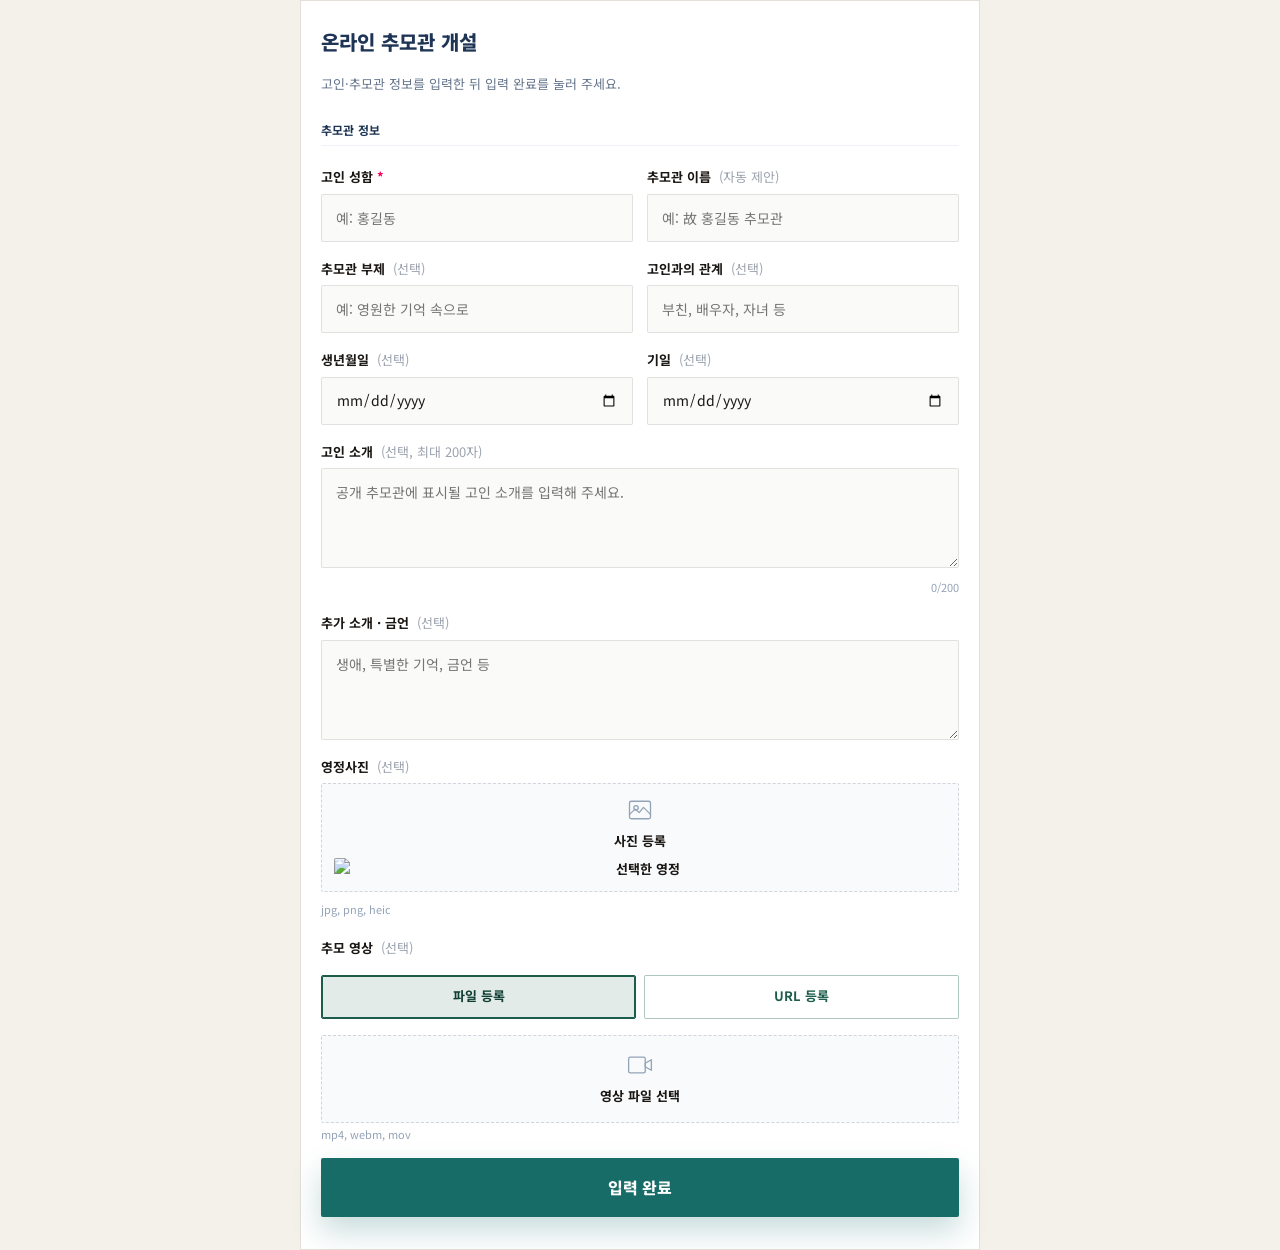
<file: memorial-apply.html>
<!DOCTYPE html>
<html lang="ko">
<head>
    <meta charset="UTF-8">
    <meta name="viewport" content="width=device-width, initial-scale=1.0">
    <title>온라인 추모관 개설</title>
    <link rel="icon" href="public/favicon.ico" />
    <link rel="stylesheet" href="https://cdn.jsdelivr.net/npm/@fortawesome/fontawesome-free@6.4.0/css/all.min.css">
    <link href="https://fonts.googleapis.com/css2?family=Noto+Sans+KR:wght@300;400;500;700;900&display=swap" rel="stylesheet">
    <link rel="stylesheet" href="css/memorial.css?v=20260817-ext-popup2">
    <meta name="eruso-api-base" content="https://api.erum2026.co.kr">
</head>
<body class="memorial-apply-page">
    <form class="contact-form memorial-apply-form is-visible" id="memorialApplyForm" novalidate>
        <h1>온라인 추모관 개설</h1>
        <p class="memorial-apply-lead">고인·추모관 정보를 입력한 뒤 입력 완료를 눌러 주세요.</p>

        <p class="form-section-title">추모관 정보</p>
        <div class="form-row-2col">
            <div class="form-row">
                <label for="memorialName">고인 성함 <span class="req">*</span></label>
                <input type="text" id="memorialName" name="memorialName" placeholder="예: 홍길동" maxlength="100" required>
            </div>
            <div class="form-row">
                <label for="roomTitle">추모관 이름 <span class="opt">(자동 제안)</span></label>
                <input type="text" id="roomTitle" name="roomTitle" placeholder="예: 故 홍길동 추모관" maxlength="120">
            </div>
        </div>
        <div class="form-row-2col">
            <div class="form-row">
                <label for="memorialSubtitle">추모관 부제 <span class="opt">(선택)</span></label>
                <input type="text" id="memorialSubtitle" name="memorialSubtitle" placeholder="예: 영원한 기억 속으로" maxlength="120">
            </div>
            <div class="form-row">
                <label for="relation">고인과의 관계 <span class="opt">(선택)</span></label>
                <input type="text" id="relation" name="relation" placeholder="부친, 배우자, 자녀 등" maxlength="40">
            </div>
        </div>
        <div class="form-row-2col">
            <div class="form-row">
                <label for="birthDate">생년월일 <span class="opt">(선택)</span></label>
                <input type="date" id="birthDate" name="birthDate">
            </div>
            <div class="form-row">
                <label for="deathDate">기일 <span class="opt">(선택)</span></label>
                <input type="date" id="deathDate" name="deathDate">
            </div>
        </div>
        <div class="form-row">
            <label for="description">고인 소개 <span class="opt">(선택, 최대 200자)</span></label>
            <textarea id="description" name="description" rows="3" maxlength="200" placeholder="공개 추모관에 표시될 고인 소개를 입력해 주세요."></textarea>
            <div class="form-char-count"><span id="descriptionCount">0</span>/200</div>
        </div>
        <div class="form-row">
            <label for="middleDescription">추가 소개 · 금언 <span class="opt">(선택)</span></label>
            <textarea id="middleDescription" name="middleDescription" rows="2" placeholder="생애, 특별한 기억, 금언 등"></textarea>
        </div>
        <div class="form-row">
            <label for="photoFile">영정사진 <span class="opt">(선택)</span></label>
            <input type="file" id="photoFile" name="photoFile" class="visually-hidden" accept="image/*,.heic,.heif">
            <label for="photoFile" class="media-pick-slot" id="photoPickLabel">
                <svg class="media-pick-icon" width="28" height="28" viewBox="0 0 256 256" aria-hidden="true" fill="none" xmlns="http://www.w3.org/2000/svg">
                    <rect x="32" y="48" width="192" height="160" rx="16" stroke="currentColor" stroke-width="12"/>
                    <circle cx="92" cy="108" r="20" stroke="currentColor" stroke-width="12"/>
                    <path d="M32 168l52-48 36 32 40-48 64 64" stroke="currentColor" stroke-width="12" stroke-linecap="round" stroke-linejoin="round"/>
                </svg>
                <span id="photoPickText">사진 등록</span>
                <img id="photoPreview" alt="선택한 영정" hidden>
            </label>
            <p class="form-hint">jpg, png, heic</p>
        </div>
        <div class="form-row video-register-block">
            <span class="form-label-text">추모 영상 <span class="opt">(선택)</span></span>
            <div class="media-mode-tabs" role="tablist" aria-label="추모 영상 등록 방식">
                <button type="button" class="media-mode-tab is-active" data-video-mode="file" aria-pressed="true">파일 등록</button>
                <button type="button" class="media-mode-tab" data-video-mode="url" aria-pressed="false">URL 등록</button>
            </div>
            <div id="videoFilePanel" class="video-mode-panel">
                <input type="file" id="videoFile" name="videoFile" class="visually-hidden" accept="video/mp4,video/webm,video/quicktime,.mp4,.webm,.mov">
                <label for="videoFile" class="media-pick-slot" id="videoPickLabel">
                    <svg class="media-pick-icon" width="28" height="28" viewBox="0 0 256 256" aria-hidden="true" fill="none" xmlns="http://www.w3.org/2000/svg">
                        <rect x="24" y="56" width="152" height="144" rx="16" stroke="currentColor" stroke-width="12"/>
                        <path d="M176 112l56-32v96l-56-32V112z" stroke="currentColor" stroke-width="12" stroke-linejoin="round"/>
                    </svg>
                    <span id="videoPickText">영상 파일 선택</span>
                </label>
                <p class="form-hint">mp4, webm, mov</p>
            </div>
            <div id="videoUrlPanel" class="video-mode-panel" hidden>
                <input type="url" id="videoUrl" name="videoUrl" placeholder="https://youtube.com/... 또는 영상 직접 링크" maxlength="500" inputmode="url" autocomplete="off">
                <p class="form-hint">https:// 로 시작하는 영상 주소를 입력해 주세요.</p>
            </div>
        </div>

        <p class="form-notice" id="memorialApplyNotice" style="display:none;"></p>
        <button type="submit" class="btn btn-primary form-submit" id="memorialApplySubmit">입력 완료</button>
    </form>
    <script src="js/main.js?v=20260817-ext-popup2"></script>
</body>
</html>
</file>
<file: legal/legal.css>
:root {
  --navy: #1f3556;
  --navy-mid: #304d73;
  --gold: #c7a65b;
  --text: #2c3340;
  --muted: #6b7280;
  --bg: #f7f4ef;
  --card: #faf8f5;
}

* {
  box-sizing: border-box;
}

body {
  margin: 0;
  font-family: "Noto Sans KR", "Apple SD Gothic Neo", sans-serif;
  background: linear-gradient(180deg, #eef2f7 0%, var(--bg) 40%, #f3efe8 100%);
  color: var(--text);
  letter-spacing: -0.025em;
  line-height: 1.65;
  word-break: keep-all;
}

a {
  color: var(--navy-mid);
  text-decoration: none;
}

a:hover {
  text-decoration: underline;
}

.legal-top {
  border-bottom: 1px solid rgba(31, 53, 86, 0.12);
  background: rgba(250, 248, 245, 0.92);
  backdrop-filter: blur(8px);
}

.legal-top-inner {
  max-width: 760px;
  margin: 0 auto;
  padding: 16px 20px;
  display: flex;
  align-items: center;
  justify-content: space-between;
  gap: 12px;
}

.legal-brand {
  display: inline-flex;
  align-items: center;
  gap: 10px;
  color: var(--navy);
  font-weight: 700;
  letter-spacing: -0.03em;
}

.legal-brand img {
  width: 36px;
  height: 36px;
  object-fit: contain;
}

.legal-nav {
  display: flex;
  flex-wrap: wrap;
  gap: 10px 14px;
  font-size: 13px;
}

.legal-main {
  max-width: 760px;
  margin: 0 auto;
  padding: 36px 20px 72px;
}

.eyebrow {
  margin: 0 0 8px;
  font-size: 11px;
  font-weight: 700;
  letter-spacing: 0.18em;
  color: var(--gold);
  text-transform: uppercase;
}

.legal-main h1 {
  margin: 0;
  font-size: 28px;
  font-weight: 800;
  color: var(--navy);
  letter-spacing: -0.04em;
  line-height: 1.3;
}

.effective {
  margin: 10px 0 28px;
  color: var(--muted);
  font-size: 13px;
}

.legal-card {
  background: var(--card);
  border: 1px solid rgba(199, 166, 91, 0.28);
  border-radius: 16px;
  padding: 28px 26px;
  box-shadow: 0 10px 28px rgba(31, 53, 86, 0.06);
}

.legal-card section + section {
  margin-top: 22px;
}

.legal-card h2 {
  margin: 0 0 8px;
  font-size: 16px;
  font-weight: 700;
  color: var(--navy-mid);
  letter-spacing: -0.03em;
}

.legal-card p {
  margin: 0;
  font-size: 15px;
  color: #4b5563;
  white-space: pre-line;
}

.legal-actions {
  margin-top: 22px;
  display: flex;
  flex-wrap: wrap;
  gap: 10px;
}

.btn {
  display: inline-flex;
  align-items: center;
  justify-content: center;
  padding: 11px 16px;
  border-radius: 10px;
  font-size: 14px;
  font-weight: 700;
  text-decoration: none !important;
}

.btn-primary {
  background: var(--gold);
  color: #0a1628;
}

.btn-ghost {
  border: 1.5px solid rgba(31, 53, 86, 0.25);
  color: var(--navy);
  background: transparent;
}

.legal-foot {
  margin-top: 28px;
  color: var(--muted);
  font-size: 12px;
}

@media (max-width: 640px) {
  .legal-top-inner {
    flex-direction: column;
    align-items: flex-start;
  }

  .legal-main h1 {
    font-size: 24px;
  }

  .legal-card {
    padding: 22px 18px;
  }
}
</file>
<file: css/memorial.css>
:root {
    /* 추모서비스_사용자와 동일: 각진 코너(최소 라운딩) */
    --radius: 2px;
    --radius-sm: 2px;
    --radius-lg: 2px;
    --radius-full: 2px;
    --ink: #17211f;
    --muted: #66726f;
    --paper: #fbfaf7;
    --surface: #ffffff;
    --line: #e5e0d7;
    --teal: #176c68;
    --teal-deep: #0e4a47;
    --teal-soft: #e3f1ef;
    --amber: #c88f3f;
    --rose: #a45d5d;
    --charcoal: #24302e;
    --shadow: 0 18px 48px rgba(23, 33, 31, 0.12);
    --shadow-soft: 0 10px 30px rgba(23, 33, 31, 0.08);
    --nav-height: 74px;
    --screen-section-height: calc(100svh - var(--nav-height));
    /* 브라우저 100% 기준 — 과도한 좌우 여백(150% 체감용) 완화 */
    --page-max: 1320px;
    --page-gutter: clamp(20px, 2.6vw, 40px);
    --hero-panel-max: 400px;
}

/* 125~150% 줌 시 CSS 뷰포트가 줄어듦 → 그에 맞춰 폭·여백만 재조정 */
@media (max-width: 1440px) {
    :root {
        --page-max: 1180px;
        --page-gutter: clamp(18px, 2.5vw, 32px);
        --hero-panel-max: 360px;
    }
}

@media (max-width: 1280px) {
    :root {
        --page-max: 1080px;
        --page-gutter: clamp(16px, 2.4vw, 28px);
        --hero-panel-max: 340px;
    }
}

* {
    box-sizing: border-box;
    margin: 0;
    padding: 0;
}

html {
    scroll-behavior: smooth;
    scroll-padding-top: var(--nav-height);
    -webkit-text-size-adjust: 100%;
    text-size-adjust: 100%;
    /* 루트 16px 고정 — OS/브라우저 배율과 별개로 레이아웃 기준 유지 */
    font-size: 100%;
}

body {
    font-family: 'Noto Sans KR', sans-serif;
    font-size: 16px;
    color: var(--ink);
    background: var(--paper);
    line-height: 1.65;
    overflow-x: hidden;
    word-break: keep-all;
    overflow-wrap: break-word;
    word-wrap: break-word;
}

a {
    color: inherit;
    text-decoration: none;
}

img {
    max-width: 100%;
    display: block;
}

button,
input,
select,
textarea {
    font: inherit;
}

button {
    font-family: inherit;
}

.container {
    width: min(var(--page-max), calc(100% - (var(--page-gutter) * 2)));
    margin: 0 auto;
}

.navbar {
    position: fixed;
    inset: 0 0 auto 0;
    z-index: 50;
    background: rgba(251, 250, 247, 0.92);
    border-bottom: 1px solid rgba(229, 224, 215, 0.72);
    /* backdrop-filter 금지: fixed 모바일 메뉴 기준박스가 네비 상단으로 깨짐 */
    transition: box-shadow 0.2s ease, background 0.2s ease;
}

.navbar.nav-drawer-open {
    z-index: 100000;
}

.navbar.scrolled {
    background: rgba(251, 250, 247, 0.98);
    box-shadow: 0 8px 28px rgba(23, 33, 31, 0.08);
}

.nav-inner {
    width: min(var(--page-max), calc(100% - (var(--page-gutter) * 2)));
    height: var(--nav-height);
    margin: 0 auto;
    display: grid;
    grid-template-columns: auto minmax(0, 1fr) auto;
    align-items: center;
    gap: 12px;
    position: relative;
}

.nav-brand {
    display: flex;
    align-items: center;
    gap: 12px;
    flex: 0 0 auto;
    min-width: 0;
    z-index: 2;
    justify-self: start;
}

.nav-logo {
    width: 132px;
    height: 34px;
    object-fit: contain;
    flex-shrink: 0;
}

.brand-service {
    display: inline-flex;
    align-items: center;
    height: 30px;
    padding: 0 12px;
    border: 1px solid var(--line);
    border-radius: var(--radius);
    color: var(--teal-deep);
    background: var(--teal-soft);
    font-size: 13px;
    font-weight: 800;
    white-space: nowrap;
    flex-shrink: 1;
    min-width: 0;
    overflow: hidden;
    text-overflow: ellipsis;
    max-width: min(28vw, 240px);
}

.nav-menu {
    display: none;
    list-style: none;
    margin: 0;
    position: fixed;
    left: 0;
    right: 0;
    bottom: 0;
    top: auto;
    flex-direction: unset;
    flex-wrap: unset;
    width: 100%;
    max-height: min(88vh, 720px);
    overflow-y: auto;
    overflow-x: hidden;
    -webkit-overflow-scrolling: touch;
    overscroll-behavior: contain;
    padding: 16px 14px calc(20px + env(safe-area-inset-bottom, 0px));
    border: none;
    border-radius: var(--radius) var(--radius) 0 0;
    background: #faf8f5;
    box-shadow: 0 -12px 40px rgba(15, 23, 42, 0.18);
    z-index: 100001;
    box-sizing: border-box;
    scrollbar-width: auto;
}

.nav-menu.active {
    display: grid;
    grid-template-columns: repeat(3, minmax(0, 1fr));
    gap: 8px;
    align-content: start;
}

.nav-menu > .nav-menu-panel-head {
    display: none !important;
}

.nav-menu.active > .nav-menu-panel-head {
    display: flex !important;
    flex-direction: column;
    justify-content: center;
    gap: 3px;
    grid-column: 1 / -1;
    min-width: 0;
    margin-bottom: 6px;
    padding: 0 2px 4px;
}

.nav-menu-panel-title {
    font-size: 17px;
    font-weight: 800;
    color: #1f3556;
    line-height: 1.3;
    word-break: keep-all;
}

.nav-menu-panel-sub {
    font-size: 12px;
    color: #6b7280;
    line-height: 1.4;
    word-break: keep-all;
}

.nav-menu > li:not(.nav-menu-panel-head) {
    display: block;
    width: auto;
    min-width: 0;
}

.nav-menu li + li::before {
    display: none;
}

.nav-menu a {
    width: 100%;
    height: auto;
    min-height: 84px;
    padding: 12px 6px;
    display: flex;
    flex-direction: column;
    align-items: center;
    justify-content: center;
    gap: 6px;
    font-size: 12px;
    font-weight: 700;
    letter-spacing: -0.01em;
    color: #1f3556;
    text-align: center;
    line-height: 1.25;
    white-space: normal;
    word-break: keep-all;
    border: 1px solid rgba(31, 53, 86, 0.1);
    border-radius: var(--radius);
    background: #fff;
    box-sizing: border-box;
    -webkit-tap-highlight-color: transparent;
    border-bottom: 1px solid rgba(31, 53, 86, 0.1);
}

.nav-menu a i {
    display: flex;
    align-items: center;
    justify-content: center;
    height: 28px;
    font-size: 20px;
    line-height: 1;
    color: #304d73;
}

.nav-menu a span {
    max-width: 100%;
    word-break: keep-all;
    overflow: visible;
    line-height: 1.3;
}

.nav-menu a:hover,
.nav-menu a:active {
    background: rgba(199, 166, 91, 0.14);
    border-color: rgba(199, 166, 91, 0.65);
    color: #1f3556;
}

.nav-drawer-backdrop {
    display: none;
    position: fixed;
    inset: 0;
    z-index: 100000;
    background: rgba(15, 23, 42, 0.48);
    -webkit-tap-highlight-color: transparent;
}

.nav-drawer-backdrop.is-open {
    display: block;
}

.title-break {
    display: none;
}

/* nav-right: 핵심 CTA + 햄버거 */
.nav-right {
    display: flex;
    align-items: center;
    gap: 10px;
    flex: 0 0 auto;
    justify-self: end;
    z-index: 2;
    min-width: 0;
    max-width: 100%;
    overflow: visible;
}


.nav-cta,
.btn {
    display: inline-flex;
    align-items: center;
    justify-content: center;
    gap: 9px;
    min-height: 46px;
    padding: 0 18px;
    border: 1px solid transparent;
    border-radius: var(--radius);
    font-weight: 800;
    cursor: pointer;
    transition: transform 0.18s ease, box-shadow 0.18s ease, background 0.18s ease;
}

.nav-cta {
    color: #ffffff;
    background: var(--teal);
    box-shadow: 0 8px 22px rgba(23, 108, 104, 0.2);
}

.btn:hover,
.nav-cta:hover {
    transform: translateY(-2px);
}

.btn:disabled,
.btn.is-loading {
    opacity: 0.72;
    cursor: wait;
    transform: none;
}

.btn-primary {
    color: #ffffff;
    background: var(--teal);
    box-shadow: 0 14px 30px rgba(23, 108, 104, 0.24);
}

.btn-secondary {
    color: var(--ink);
    background: rgba(255, 255, 255, 0.88);
    border-color: rgba(255, 255, 255, 0.72);
}

.nav-toggle {
    display: inline-flex;
    align-items: center;
    justify-content: center;
    width: 44px;
    height: 44px;
    border: 1px solid var(--line);
    border-radius: var(--radius);
    color: var(--teal-deep);
    background: var(--surface);
    cursor: pointer;
    flex-shrink: 0;
}

.hero {
    position: relative;
    min-height: 100svh;
    display: flex;
    align-items: center;
    overflow: hidden;
    color: #ffffff;
    padding: var(--nav-height) var(--page-gutter) clamp(24px, 3.5vh, 40px);
    --hero-shift: 0px;
    box-sizing: border-box;
}

.hero-slideshow {
    position: absolute;
    inset: 0;
    width: 100%;
    height: 100%;
    opacity: 0;
    transition: opacity 1.8s ease-in-out;
    z-index: 1;
    /* Ken Burns from 키프레임과 동일 — 애니메이션 시작/종료 시 translate 튐 방지 */
    transform: scale(1.04) translate3d(0, var(--hero-shift, 0px), 0);
    transform-origin: center;
    will-change: transform, opacity;
}

.hero-slideshow.is-active {
    opacity: 1;
    z-index: 1;
}

/* 영상→사진 교차가 끝난 뒤에만 Ken Burns 시작 (첫 프레임 점프 방지) */
.hero-slideshow.is-active.is-breathing {
    animation: heroBreath 28s ease-in-out infinite alternate;
}

.hero-media {
    position: absolute;
    inset: 0;
    width: 100%;
    height: 100%;
    overflow: hidden;
    background: #0e1b19;
}

.hero-video,
.hero-image,
.hero-overlay {
    position: absolute;
    inset: 0;
    width: 100%;
    height: 100%;
}

.hero-video {
    object-fit: cover;
    object-position: center;
    opacity: 0;
    transition: opacity 1.8s ease-in-out;
    z-index: 0;
    pointer-events: none;
    transform: scale(1.04) translate3d(0, var(--hero-shift, 0px), 0);
    transform-origin: center;
    will-change: transform, opacity;
}

.hero-video.is-active {
    opacity: 1;
    z-index: 2;
    animation: heroBreath 28s ease-in-out infinite alternate;
}

/* 페이드아웃 중에도 Ken Burns·재생 유지 — 정지 프레임처럼 보이지 않게 */
.hero-video.is-leaving {
    opacity: 0;
    z-index: 2;
    animation: heroBreath 28s ease-in-out infinite alternate;
    pointer-events: none;
}

.hero-slideshow.is-waiting {
    opacity: 0;
    animation: none;
}

.hero-image {
    object-fit: cover;
    object-position: center;
    /* 개별 사진은 위치·스케일 고정, opacity만 교차 페이드 */
    transform: none;
    opacity: 0;
    transition: opacity 1.8s ease-in-out;
    z-index: 0;
    pointer-events: none;
    backface-visibility: hidden;
    -webkit-backface-visibility: hidden;
}

.hero-image.is-active {
    opacity: 1;
    z-index: 1;
    animation: none;
}

.hero-image.is-leaving {
    opacity: 0;
    z-index: 2;
    transition: opacity 1.8s ease-in-out;
}

.hero-life-caption {
    position: absolute;
    left: 50%;
    bottom: clamp(88px, 14vh, 140px);
    transform: translateX(-50%);
    z-index: 5;
    margin: 0;
    padding: 8px 16px;
    max-width: min(92vw, 520px);
    border-radius: var(--radius);
    background: rgba(14, 27, 25, 0.34);
    backdrop-filter: blur(8px);
    color: rgba(255, 255, 255, 0.92);
    font-size: clamp(13px, 1.5vw, 15px);
    font-weight: 600;
    letter-spacing: 0.06em;
    text-align: center;
    line-height: 1.4;
    word-break: keep-all;
    opacity: 0;
    transition: opacity 0.8s ease;
    pointer-events: none;
    white-space: normal;
}

.hero-life-caption.is-visible {
    opacity: 1;
}

.hero-bgm-toggle {
    position: absolute;
    right: clamp(16px, 3vw, 28px);
    top: calc(var(--nav-height) + 12px);
    bottom: auto;
    z-index: 20;
    display: inline-flex;
    align-items: center;
    gap: 8px;
    min-height: 44px;
    padding: 0 16px 0 14px;
    border: 1px solid rgba(255, 255, 255, 0.5);
    border-radius: var(--radius);
    background: rgba(14, 27, 25, 0.72);
    color: #f7f1e6;
    font-family: inherit;
    font-size: 14px;
    font-weight: 700;
    letter-spacing: 0.02em;
    cursor: pointer;
    backdrop-filter: blur(10px);
    -webkit-backdrop-filter: blur(10px);
    box-shadow: 0 8px 24px rgba(8, 16, 15, 0.35);
    transition: background 0.2s ease, border-color 0.2s ease, transform 0.2s ease;
}

.hero-bgm-toggle:hover,
.hero-bgm-toggle:focus-visible {
    background: rgba(26, 109, 101, 0.72);
    border-color: rgba(245, 210, 149, 0.55);
    outline: none;
}

.hero-bgm-toggle.is-on {
    border-color: rgba(245, 210, 149, 0.62);
    color: #fff8ea;
}

.hero-bgm-toggle.is-waiting {
    animation: heroBgmPulse 1.8s ease-in-out infinite;
}

.hero-bgm-toggle i {
    width: 1em;
    text-align: center;
}

@keyframes heroBgmPulse {
    0%, 100% { box-shadow: 0 8px 24px rgba(8, 16, 15, 0.28); }
    50% { box-shadow: 0 0 0 6px rgba(245, 210, 149, 0.18), 0 8px 24px rgba(8, 16, 15, 0.28); }
}

.hero-overlay {
    z-index: 3;
    background:
        linear-gradient(90deg, rgba(14, 27, 25, 0.82) 0%, rgba(14, 27, 25, 0.64) 43%, rgba(14, 27, 25, 0.22) 100%),
        linear-gradient(180deg, rgba(14, 27, 25, 0.34) 0%, rgba(14, 27, 25, 0.82) 100%);
    animation: overlayGlow 12s ease-in-out infinite alternate;
}

.memory-flow {
    position: absolute;
    inset: 0;
    z-index: 4;
    pointer-events: none;
    overflow: hidden;
    opacity: 0.6;
}

.memory-flow span {
    position: absolute;
    bottom: -28%;
    left: var(--x);
    width: 1px;
    height: var(--height);
    background: linear-gradient(
        to top,
        rgba(245, 210, 149, 0),
        rgba(245, 210, 149, 0.42),
        rgba(255, 255, 255, 0)
    );
    transform: rotate(17deg);
    animation: memoryRise var(--duration) linear infinite;
    animation-delay: var(--delay);
}

.memory-flow span:nth-child(1) {
    --x: 8%;
    --height: 150px;
    --duration: 14s;
    --delay: -2s;
}

.memory-flow span:nth-child(2) {
    --x: 22%;
    --height: 220px;
    --duration: 18s;
    --delay: -7s;
}

.memory-flow span:nth-child(3) {
    --x: 46%;
    --height: 190px;
    --duration: 16s;
    --delay: -4s;
}

.memory-flow span:nth-child(4) {
    --x: 64%;
    --height: 250px;
    --duration: 20s;
    --delay: -10s;
}

.memory-flow span:nth-child(5) {
    --x: 79%;
    --height: 170px;
    --duration: 15s;
    --delay: -1s;
}

.memory-flow span:nth-child(6) {
    --x: 91%;
    --height: 230px;
    --duration: 19s;
    --delay: -12s;
}

.hero-grid {
    position: relative;
    z-index: 6;
    display: grid;
    grid-template-columns: minmax(0, 1fr) minmax(300px, var(--hero-panel-max));
    align-items: center;
    justify-content: center;
    gap: clamp(24px, 3vw, 48px);
    min-height: calc(var(--screen-section-height) - clamp(24px, 3.5vh, 40px));
    width: min(var(--page-max), 100%);
    max-width: var(--page-max);
    margin-left: auto;
    margin-right: auto;
    box-sizing: border-box;
}

.hero-content {
    min-width: 0;
}

.hero-panel {
    padding: clamp(20px, 3vh, 26px);
    border: 1px solid rgba(255, 255, 255, 0.36);
    border-radius: var(--radius);
    background: rgba(251, 250, 247, 0.18);
    backdrop-filter: blur(14px) saturate(1.1);
    -webkit-backdrop-filter: blur(14px) saturate(1.1);
    color: var(--ink);
    box-shadow: 0 10px 28px rgba(14, 27, 25, 0.14);
    animation: panelFloat 8s ease-in-out infinite;
    transform-origin: center;
    width: 100%;
    max-width: var(--hero-panel-max);
    justify-self: stretch;
    box-sizing: border-box;
}

.eyebrow {
    display: inline-flex;
    align-items: center;
    gap: 8px;
    margin-bottom: clamp(10px, 1.6vh, 18px);
    color: #f5d295;
    font-family: Inter, 'Noto Sans KR', sans-serif;
    font-size: 14px;
    font-weight: 800;
}

.eyebrow.dark {
    color: var(--teal);
}

.hero h1 {
    max-width: 820px;
    font-size: clamp(36px, 3.4vw + 1rem, 52px);
    line-height: 1.28;
    font-weight: 900;
    word-break: keep-all;
    overflow-wrap: break-word;
    animation: contentLift 0.8s ease 0.1s backwards;
}

.hero-copy {
    max-width: 680px;
    margin-top: clamp(16px, 2.3vh, 26px);
    color: rgba(197, 197, 197, 0.9);
    font-size: clamp(15px, 0.35vw + 0.9rem, 18px);
    font-weight: 400;
    line-height: 1.65;
    word-break: keep-all;
    overflow-wrap: break-word;
    animation: contentLift 0.8s ease 0.25s backwards;
}

/* ==========================================================================
   Hero 버튼 영역 — 메인 CTA / 바로가기 / 통계 가로폭 통일
   ========================================================================== */
.hero-actions {
    display: flex;
    flex-direction: column;
    flex-wrap: nowrap;
    gap: 10px;
    align-items: stretch;
    width: 100%;
    max-width: none;
    margin-top: clamp(20px, 3vh, 34px);
    animation: contentLift 0.8s ease 0.38s backwards;
}

/* 왼쪽 메인 강조 버튼 (청록색 계열) */
.btn-primary.main-action {
    background-color: #1a6d65;
    color: white;
    width: 100%;
    padding: 0 20px;
    height: 46px;
    border-radius: var(--radius);
    font-weight: 700;
    justify-content: center;
}

/* 서브 바로가기: 4개 + 제사당(전체 폭) — 문구 잘림 방지 */
.btn-group-secondary {
    display: grid;
    grid-template-columns: repeat(4, minmax(0, 1fr));
    width: 100%;
    max-width: none;
    background-color: #e5e5e5;
    border-radius: var(--radius);
    padding: 4px;
    gap: 4px;
}

.btn-group-secondary .btn-secondary {
    padding: 8px 8px;
    height: auto;
    min-height: 42px;
    color: #666;
    background-color: transparent;
    border: none;
    font-size: 13px;
    font-weight: 700;
    display: inline-flex;
    align-items: center;
    justify-content: center;
    gap: 6px;
    border-radius: var(--radius);
    transition: background-color 0.2s ease, color 0.2s ease, box-shadow 0.2s ease, transform 0.2s ease;
    box-shadow: none;
    white-space: nowrap;
    line-height: 1.25;
    min-width: 0;
    overflow: visible;
}

.btn-group-secondary .btn-secondary i {
    flex: 0 0 auto;
    width: 1em;
    text-align: center;
}

.btn-group-secondary .btn-label {
    display: inline;
    line-height: 1.25;
    overflow: visible;
    text-overflow: clip;
    white-space: nowrap;
}

.btn-group-secondary .btn-label--short {
    display: none;
}

/* 온라인 제사당 무료체험 — 한 줄 전체 폭 */
.btn-group-secondary .btn-secondary:last-child {
    grid-column: 1 / -1;
    justify-content: center;
    white-space: nowrap;
    overflow: visible;
}

.btn-group-secondary .btn-secondary:last-child .btn-label {
    white-space: nowrap;
    overflow: visible;
    text-overflow: clip;
}

.btn-group-secondary .btn-secondary:first-child {
    background-color: #ffffff;
    color: #333;
    box-shadow: 0 2px 4px rgba(0, 0, 0, 0.05);
}

.btn-group-secondary .btn-secondary:hover {
    background-color: #ffffff;
    color: #333;
    box-shadow: 0 2px 6px rgba(0, 0, 0, 0.08);
    transform: translateY(-1px);
}

@media (hover: hover) {
    .btn-group-secondary:hover .btn-secondary:not(:hover) {
        background-color: transparent;
        color: #666;
        box-shadow: none;
        transform: none;
    }
}
/* ========================================================================== */

.hero-stats {
    display: grid;
    grid-template-columns: repeat(3, minmax(0, 1fr));
    gap: 12px;
    width: 100%;
    max-width: none;
    margin-top: clamp(24px, 4vh, 46px);
    animation: contentLift 0.8s ease 0.5s backwards;
}

.hero-stats div {
    min-height: clamp(76px, 12vh, 96px);
    padding: clamp(14px, 2vh, 18px);
    border: 1px solid rgba(255, 255, 255, 0.24);
    border-radius: var(--radius);
    background: rgba(255, 255, 255, 0.12);
    backdrop-filter: blur(12px);
    transition: background 0.24s ease, transform 0.24s ease, border-color 0.24s ease;
    text-align: center;
}

.hero-stats div:hover {
    transform: translateY(-4px);
    border-color: rgba(245, 210, 149, 0.46);
    background: rgba(255, 255, 255, 0.17);
}

.hero-stats strong,
.hero-stats span {
    display: block;
}

.hero-stats strong {
    font-size: 24px;
    line-height: 1.2;
}

.hero-stats span {
    margin-top: 8px;
    color: rgba(255, 255, 255, 0.78);
    font-size: 14px;
}

.panel-top {
    display: inline-flex;
    align-items: center;
    gap: 8px;
    height: 32px;
    padding: 0 10px;
    border-radius: var(--radius);
    background: var(--teal-soft);
    color: var(--teal-deep);
    font-size: 13px;
    font-weight: 800;
}

.status-dot {
    width: 8px;
    height: 8px;
    border-radius: 50%;
    background: var(--teal);
    animation: softPulse 2.8s ease-in-out infinite;
}

.memorial-profile {
    display: grid;
    grid-template-columns: 76px 1fr;
    gap: 18px;
    margin-top: clamp(18px, 3vh, 28px);
    align-items: center;
}

.portrait,
.preview-portrait {
    display: flex;
    align-items: center;
    justify-content: center;
    border: 1px solid rgba(200, 143, 63, 0.36);
    border-radius: var(--radius);
    background: #f6efe3;
    color: var(--amber);
    font-family: serif;
    font-weight: 700;
}

.portrait {
    width: 76px;
    height: 96px;
    font-size: 34px;
    position: relative;
    overflow: hidden;
    background: rgba(246, 239, 227, 0.55);
    backdrop-filter: blur(6px);
    -webkit-backdrop-filter: blur(6px);
}

.portrait::after {
    content: '';
    position: absolute;
    inset: -30% auto -30% -45%;
    width: 35%;
    background: linear-gradient(90deg, transparent, rgba(255, 255, 255, 0.62), transparent);
    transform: rotate(12deg);
    animation: portraitShine 5.8s ease-in-out infinite;
}

.profile-label {
    color: var(--muted);
    font-size: 13px;
    font-weight: 800;
}

.memorial-profile h2 {
    margin: 3px 0 8px;
    font-size: 25px;
}

.memorial-profile p:last-child {
    color: #1a2a28;
    font-size: 15px;
    font-weight: 600;
    line-height: 1.55;
    letter-spacing: -0.02em;
    text-shadow: 0 1px 0 rgba(255, 255, 255, 0.55);
}

.tribute-stats-block {
    margin-top: clamp(18px, 3vh, 28px);
}

.tribute-stats-title {
    margin: 0 0 12px;
    font-size: 16px;
    font-weight: 800;
    color: var(--charcoal);
    letter-spacing: -0.02em;
    line-height: 1.35;
}

.tribute-stats-sub {
    display: inline;
    margin-left: 4px;
    font-size: 13px;
    font-weight: 600;
    color: var(--muted);
}

.tribute-list {
    display: grid;
    grid-template-columns: repeat(3, 1fr);
    gap: 10px;
    margin-top: 0;
}

.tribute-stat,
.tribute-action {
    min-height: clamp(64px, 10vh, 80px);
    padding: 8px 4px;
    display: grid;
    place-items: center;
    gap: 5px;
    border: 1px solid rgba(255, 255, 255, 0.38);
    border-radius: var(--radius);
    background: rgba(255, 255, 255, 0.22);
    backdrop-filter: blur(8px);
    -webkit-backdrop-filter: blur(8px);
    color: var(--charcoal);
    transition: transform 0.22s ease, box-shadow 0.22s ease, border-color 0.22s ease, background 0.22s ease;
}

.tribute-action {
    cursor: pointer;
}

.tribute-stat:hover,
.tribute-action:hover,
.tribute-action:focus-visible {
    transform: translateY(-4px);
    border-color: rgba(200, 143, 63, 0.42);
    box-shadow: 0 14px 26px rgba(23, 33, 31, 0.1);
    outline: none;
}

.tribute-list i {
    color: var(--amber);
    font-size: 18px;
}

.tribute-list span {
    display: grid;
    justify-items: center;
    gap: 2px;
    color: var(--charcoal);
    font-size: 11px;
    font-weight: 800;
}

.tribute-list strong {
    font-family: Inter, 'Noto Sans KR', sans-serif;
    font-size: 16px;
    line-height: 1;
}

.tribute-list em {
    font-style: normal;
}

.tribute-action.is-counting {
    animation: tributePop 0.34s ease;
}

.message-open {
    width: 100%;
    min-height: 42px;
    display: inline-flex;
    align-items: center;
    justify-content: center;
    gap: 8px;
    margin-top: 12px;
    border: 1px solid rgba(23, 108, 104, 0.18);
    border-radius: var(--radius);
    background: rgba(255, 255, 255, 0.72);
    color: var(--teal-deep);
    font-size: 14px;
    font-weight: 900;
    cursor: pointer;
    transition: transform 0.2s ease, background 0.2s ease, border-color 0.2s ease;
}

.message-open:hover,
.message-open:focus-visible,
.message-open.is-open {
    transform: translateY(-2px);
    border-color: rgba(23, 108, 104, 0.34);
    background: var(--teal-soft);
    outline: none;
}

.quick-message {
    display: none;
    gap: 8px;
    margin-top: 10px;
    padding: 12px;
    border: 1px solid rgba(23, 108, 104, 0.18);
    border-radius: var(--radius);
    background: rgba(255, 255, 255, 0.82);
}

.quick-message.is-open {
    display: grid;
    animation: previewFade 0.24s ease;
}

.quick-message label {
    color: var(--teal-deep);
    font-size: 12px;
    font-weight: 900;
}

.quick-message textarea {
    width: 100%;
    min-height: 62px;
    resize: none;
    border: 1px solid #d9d2c8;
    border-radius: var(--radius);
    padding: 10px;
    color: var(--ink);
    background: #ffffff;
    outline: none;
}

.quick-message textarea:focus {
    border-color: var(--teal);
    box-shadow: 0 0 0 3px rgba(23, 108, 104, 0.1);
}

.quick-message-actions {
    display: flex;
    justify-content: flex-end;
    gap: 8px;
}

.quick-message-actions button {
    min-height: 34px;
    padding: 0 12px;
    border-radius: var(--radius);
    border: 1px solid var(--line);
    color: var(--charcoal);
    background: #ffffff;
    font-size: 13px;
    font-weight: 900;
    cursor: pointer;
}

.quick-message-actions button[type='submit'] {
    border-color: var(--teal);
    color: #ffffff;
    background: var(--teal);
}

.memory-notes {
    margin-top: clamp(14px, 2vh, 18px);
    padding: 14px 16px;
    border: 1px solid rgba(23, 108, 104, 0.14);
    border-radius: var(--radius);
    background: rgba(227, 241, 239, 0.72);
    min-height: 76px;
}

.memory-notes p {
    display: grid;
    gap: 5px;
    transition: opacity 0.24s ease, transform 0.24s ease;
}

.memory-notes.is-changing p {
    opacity: 0;
    transform: translateY(6px);
}

.memory-note-time {
    color: var(--teal);
    font-size: 12px;
    font-weight: 900;
}

.memory-note-text {
    color: var(--charcoal);
    font-size: 14px;
    line-height: 1.45;
}

.section {
    min-height: var(--screen-section-height);
    display: flex;
    align-items: center;
    padding: clamp(28px, 5vh, 48px) 0;
    scroll-margin-top: var(--nav-height);
}

.section > .container {
    width: min(var(--page-max), calc(100% - (var(--page-gutter) * 2)));
}

.section-header {
    max-width: 760px;
    margin: 0 auto clamp(22px, 3.6vh, 34px);
    text-align: center;
}

.section h2 {
    color: var(--ink);
    font-size: clamp(31px, 3vw, 38px);
    line-height: 1.26;
    font-weight: 900;
    word-break: keep-all;
    overflow-wrap: break-word;
}

.section-header p:last-child,
.section-copy p,
.contact-copy p,
.support-band p {
    color: var(--muted);
    font-size: clamp(15px, 1.35vw, 17px);
}

.split-layout {
    display: grid;
    grid-template-columns: 0.85fr 1.15fr;
    gap: clamp(34px, 5vw, 56px);
    align-items: center;
}

.section-copy h2,
.contact-copy h2,
.support-band h2 {
    margin-bottom: clamp(12px, 2vh, 18px);
}

.about-grid {
    display: grid;
    grid-template-columns: repeat(2, minmax(0, 1fr));
    gap: clamp(12px, 1.8vh, 16px);
}

.about-card,
.feature-card,
.process-step {
    border: 1px solid var(--line);
    border-radius: var(--radius);
    background: var(--surface);
    box-shadow: var(--shadow-soft);
}

.about-card {
    min-height: clamp(150px, 23vh, 188px);
    padding: clamp(18px, 2.7vh, 24px);
}

.about-card i,
.feature-icon,
.process-step i {
    display: inline-flex;
    align-items: center;
    justify-content: center;
    width: 48px;
    height: 48px;
    border-radius: var(--radius);
    background: var(--teal-soft);
    color: var(--teal);
    font-size: 21px;
}

.about-card i,
.feature-icon,
.process-step i {
    width: clamp(40px, 6vh, 48px);
    height: clamp(40px, 6vh, 48px);
}

.about-card h3,
.feature-card h3,
.process-step h3 {
    margin: clamp(12px, 1.8vh, 16px) 0 8px;
    font-size: clamp(18px, 1.6vw, 20px);
}

.about-card p,
.feature-card p,
.process-step p {
    color: var(--muted);
}

.feature-section {
    background: #ffffff;
}

.features-grid {
    display: grid;
    grid-template-columns: repeat(3, minmax(0, 1fr));
    gap: clamp(12px, 1.8vh, 16px);
}

.feature-card {
    min-height: clamp(166px, 24vh, 196px);
    padding: clamp(18px, 2.5vh, 24px);
}

.feature-icon {
    background: #f7efe5;
    color: var(--amber);
}

.memorial-section {
    background: #f4f0e9;
}





.memorial-layout {
    display: grid;
    grid-template-columns: 1.05fr 0.95fr;
    gap: clamp(34px, 5vw, 60px);
    align-items: center;
}

.memorial-preview {
    overflow: hidden;
    border: 1px solid var(--line);
    border-radius: var(--radius);
    background: var(--surface);
    box-shadow: var(--shadow);
}

.preview-toolbar {
    height: clamp(36px, 5vh, 44px);
    display: flex;
    align-items: center;
    gap: 8px;
    padding: 0 18px;
    background: var(--charcoal);
}

.preview-toolbar span {
    width: 10px;
    height: 10px;
    border-radius: 50%;
    background: rgba(255, 255, 255, 0.45);
}

.preview-hero {
    min-height: clamp(142px, 22vh, 178px);
    display: grid;
    grid-template-columns: 88px 1fr;
    align-items: center;
    gap: 20px;
    padding: clamp(22px, 3.5vh, 30px);
    background:
        linear-gradient(90deg, rgba(23, 108, 104, 0.86), rgba(36, 48, 46, 0.78)),
        url('../images/memorial-hero.png') center / cover;
    color: #ffffff;
}

.preview-portrait {
    width: clamp(70px, 8vw, 88px);
    height: clamp(88px, 13vh, 112px);
    color: #ffffff;
    background: rgba(255, 255, 255, 0.16);
    border-color: rgba(255, 255, 255, 0.36);
    font-size: 36px;
}

.preview-hero p {
    color: rgba(255, 255, 255, 0.78);
    font-weight: 800;
}

.preview-hero h3 {
    margin-top: 8px;
    font-size: clamp(22px, 2.2vw, 28px);
    line-height: 1.3;
}

.preview-tabs {
    display: grid;
    grid-template-columns: repeat(3, 1fr);
    border-bottom: 1px solid var(--line);
}

.preview-tab {
    position: relative;
    height: clamp(42px, 6vh, 50px);
    border: 0;
    border-right: 1px solid var(--line);
    background: #ffffff;
    color: var(--muted);
    font-weight: 800;
    cursor: pointer;
}

.preview-tab:last-child {
    border-right: 0;
}

.preview-tab.active {
    color: var(--teal-deep);
    background: var(--teal-soft);
}

.preview-tab.active::after {
    content: '';
    position: absolute;
    left: 0;
    bottom: 0;
    width: 100%;
    height: 3px;
    background: var(--teal);
    transform-origin: left;
    animation: tabProgress 5.6s linear infinite;
}

.preview-body {
    min-height: clamp(128px, 19vh, 166px);
    padding: clamp(20px, 3vh, 28px);
}


.preview-pane {
    display: none;
}

.preview-pane.active {
    display: block;
    animation: previewFade 0.42s ease;
}

.preview-pane i {
    color: var(--amber);
    font-size: clamp(24px, 3vh, 30px);
}

.preview-pane p {
    margin-top: clamp(8px, 1.2vh, 12px);
    color: var(--ink);
    font-size: clamp(13px, 1.3vw, 15px);
    font-weight: 700;
}

.preview-pane span {
    display: inline-flex;
    margin-top: clamp(6px, 1vh, 10px);
    color: var(--muted);
}

.check-list {
    display: grid;
    gap: clamp(8px, 1.4vh, 12px);
    margin-top: clamp(16px, 2.8vh, 24px);
    list-style: none;
}

.check-list li {
    display: flex;
    align-items: flex-start;
    gap: 10px;
    color: var(--charcoal);
    font-weight: 700;
}

.check-list i {
    margin-top: 5px;
    color: var(--teal);
}

.process-grid {
    display: grid;
    grid-template-columns: repeat(4, minmax(0, 1fr));
    gap: clamp(12px, 1.8vh, 16px);
}

.process-step {
    position: relative;
    min-height: clamp(178px, 28vh, 228px);
    padding: clamp(20px, 3vh, 26px);
}

.process-step span {
    position: absolute;
    top: 20px;
    right: 22px;
    color: rgba(23, 108, 104, 0.16);
    font-family: Inter, sans-serif;
    font-size: 38px;
    font-weight: 800;
}

/* ─── 사이버 추모관 이용안내 ─── */
.cyber-guide-block {
    margin-bottom: 28px;
    padding: 24px 26px;
    border: 1px solid var(--line);
    border-radius: var(--radius);
    background: var(--surface);
    box-shadow: var(--shadow-soft);
}

.cyber-guide-title {
    display: flex;
    align-items: center;
    gap: 10px;
    margin: 0 0 12px;
    font-size: 1.1rem;
    color: var(--ink, #1a2b2a);
}

.cyber-guide-title i {
    color: var(--teal);
}

.cyber-guide-fee {
    margin: 8px 0 0;
    color: var(--muted);
}

/* ─── 대한민국 표준 장례 절차 안내 ─── */
.funeral-guide-section {
    background:
        linear-gradient(180deg, #f7f4ef 0%, #fbfaf7 48%, #f3efe8 100%);
}

.funeral-guide-intro {
    max-width: 820px;
    margin: 0 auto 28px;
    padding: 16px 18px;
    border-radius: var(--radius);
    border: 1px solid rgba(31, 53, 86, 0.1);
    background: rgba(255, 255, 255, 0.72);
    color: #3a4543;
    font-size: 15px;
    line-height: 1.7;
}

.funeral-guide-subtitle {
    display: flex;
    align-items: center;
    gap: 10px;
    margin: 0 0 16px;
    font-size: 1.15rem;
    color: var(--ink, #1a2b2a);
}

.funeral-guide-subtitle i {
    color: var(--teal);
}

.funeral-guide-subtitle--inline {
    margin-bottom: 12px;
    font-size: 1.05rem;
}

.funeral-day-grid {
    display: grid;
    grid-template-columns: repeat(3, minmax(0, 1fr));
    gap: 16px;
    margin-bottom: 22px;
}

.funeral-day-card {
    display: flex;
    flex-direction: column;
    min-height: 100%;
    padding: 0;
    border-radius: var(--radius);
    border: 1px solid rgba(31, 53, 86, 0.12);
    background: #fff;
    box-shadow: var(--shadow-soft, 0 8px 24px rgba(20, 30, 28, 0.06));
    overflow: hidden;
}

.funeral-day-card__head {
    padding: 18px 18px 14px;
    background: linear-gradient(135deg, #1f3556 0%, #2c4a6e 100%);
    color: #f7f1e6;
}

.funeral-day-card__day {
    display: inline-flex;
    align-items: center;
    height: 26px;
    padding: 0 10px;
    border-radius: var(--radius);
    background: rgba(200, 166, 91, 0.22);
    color: #f5d295;
    font-size: 12px;
    font-weight: 800;
    letter-spacing: 0.04em;
}

.funeral-day-card__head h4 {
    margin: 10px 0 0;
    font-size: 1.15rem;
    line-height: 1.35;
    font-weight: 800;
}

.funeral-day-card__head h4 em {
    font-style: normal;
    font-weight: 600;
    opacity: 0.88;
}

.funeral-day-card__list {
    list-style: none;
    margin: 0;
    padding: 14px 16px 18px;
    display: flex;
    flex-direction: column;
    gap: 12px;
}

.funeral-day-card__list li {
    padding-bottom: 12px;
    border-bottom: 1px solid rgba(31, 53, 86, 0.08);
}

.funeral-day-card__list li:last-child {
    padding-bottom: 0;
    border-bottom: none;
}

.funeral-day-card__list strong {
    display: block;
    margin-bottom: 4px;
    color: #1f3556;
    font-size: 14px;
}

.funeral-day-card__list span {
    display: block;
    color: #5a6562;
    font-size: 13.5px;
    line-height: 1.55;
    letter-spacing: -0.02em;
}

.funeral-check-grid {
    display: grid;
    grid-template-columns: 1.2fr 1fr;
    gap: 16px;
    margin-bottom: 28px;
}

.funeral-check-card {
    padding: 20px 22px;
    border-radius: var(--radius);
    border: 1px solid rgba(31, 53, 86, 0.12);
    background: rgba(255, 255, 255, 0.9);
    box-shadow: var(--shadow-soft, 0 8px 24px rgba(20, 30, 28, 0.06));
}

.funeral-check-list {
    list-style: none;
    margin: 0;
    padding: 0;
    display: flex;
    flex-direction: column;
    gap: 10px;
}

.funeral-check-list li {
    color: #3a4543;
    font-size: 14.5px;
    line-height: 1.55;
    padding-left: 14px;
    position: relative;
}

.funeral-check-list li::before {
    content: "";
    position: absolute;
    left: 0;
    top: 0.55em;
    width: 6px;
    height: 6px;
    border-radius: 50%;
    background: var(--teal, #3d7a72);
}

.funeral-check-list a {
    color: #1f3556;
    font-weight: 700;
    text-decoration: underline;
    text-underline-offset: 2px;
}

.erum-flow-block {
    padding: 26px 24px 24px;
    border-radius: var(--radius);
    border: 1px solid rgba(200, 166, 91, 0.28);
    background:
        linear-gradient(135deg, rgba(31, 53, 86, 0.96) 0%, rgba(28, 58, 72, 0.94) 100%);
    color: #f7f1e6;
    box-shadow: 0 16px 40px rgba(14, 27, 25, 0.18);
}

.erum-flow-block__copy {
    max-width: 720px;
    margin-bottom: 20px;
}

.erum-flow-block__copy .eyebrow {
    color: #f5d295;
}

.erum-flow-block__copy h3 {
    margin: 8px 0 10px;
    font-size: clamp(1.25rem, 2.2vw, 1.55rem);
    color: #fff;
}

.erum-flow-block__copy p {
    margin: 0;
    color: rgba(247, 241, 230, 0.86);
    line-height: 1.65;
    font-size: 15px;
}

.erum-flow {
    list-style: none;
    margin: 0 0 20px;
    padding: 0;
    display: flex;
    align-items: stretch;
    gap: 8px;
    flex-wrap: wrap;
}

.erum-flow__step {
    flex: 1 1 160px;
    min-width: 140px;
    position: relative;
    padding: 16px 14px 14px;
    border-radius: var(--radius);
    background: rgba(255, 255, 255, 0.08);
    border: 1px solid rgba(255, 255, 255, 0.14);
}

.erum-flow__num {
    display: inline-flex;
    align-items: center;
    justify-content: center;
    width: 22px;
    height: 22px;
    border-radius: 50%;
    background: #c8a65b;
    color: #1f3556;
    font-size: 12px;
    font-weight: 800;
    margin-bottom: 8px;
}

.erum-flow__step > i {
    display: block;
    margin-bottom: 8px;
    color: #f5d295;
    font-size: 18px;
}

.erum-flow__step strong {
    display: block;
    margin-bottom: 6px;
    font-size: 14.5px;
    color: #fff;
}

.erum-flow__step p {
    margin: 0;
    font-size: 13px;
    line-height: 1.5;
    color: rgba(247, 241, 230, 0.78);
    letter-spacing: -0.02em;
}

.erum-flow__arrow {
    display: flex;
    align-items: center;
    color: rgba(245, 210, 149, 0.7);
    font-size: 14px;
    flex: 0 0 auto;
}

.erum-flow__actions {
    display: flex;
    flex-wrap: wrap;
    gap: 10px;
}

.erum-flow__actions .btn-primary {
    background: #c8a65b;
    border-color: #c8a65b;
    color: #1f3556;
}

.erum-flow__actions .btn-secondary {
    background: transparent;
    border: 1px solid rgba(255, 255, 255, 0.35);
    color: #f7f1e6;
}

@media (max-width: 980px) {
    .funeral-day-grid {
        grid-template-columns: 1fr;
    }

    .funeral-check-grid {
        grid-template-columns: 1fr;
    }

    .erum-flow__arrow {
        display: none;
    }
}

/* ——— 종교별 장례·추모 예절 ——— */
.religion-guide-section {
    background:
        radial-gradient(ellipse 80% 50% at 50% 0%, rgba(31, 53, 86, 0.06), transparent 60%),
        linear-gradient(180deg, #f7f1e6 0%, #f3ebe0 100%);
}

#religion-guide {
    scroll-margin-top: 88px;
}

.religion-tabs {
    display: flex;
    flex-wrap: wrap;
    justify-content: center;
    gap: 8px;
    margin: 8px 0 28px;
}

.etiquette-parent-tabs {
    display: flex;
    flex-wrap: wrap;
    justify-content: center;
    gap: 10px;
    margin: 4px 0 14px;
}

.etiquette-parent-tab {
    appearance: none;
    border: 1px solid rgba(31, 53, 86, 0.22);
    background: #fff;
    color: #1f3556;
    font-family: inherit;
    font-size: 15px;
    font-weight: 800;
    letter-spacing: -0.02em;
    padding: 12px 28px;
    border-radius: var(--radius);
    cursor: pointer;
    transition: background 0.2s ease, border-color 0.2s ease, color 0.2s ease, box-shadow 0.2s ease;
}

.etiquette-parent-tab:hover {
    border-color: rgba(200, 166, 91, 0.7);
}

.etiquette-parent-tab.is-active {
    background: #1f3556;
    border-color: #1f3556;
    color: #f7f1e6;
    box-shadow: 0 10px 22px rgba(31, 53, 86, 0.18);
}

.etiquette-child-tabs {
    margin-top: 0;
    padding-top: 4px;
}

.etiquette-child-tabs .religion-tab[hidden] {
    display: none !important;
}

.religion-tab {
    appearance: none;
    border: 1px solid rgba(31, 53, 86, 0.2);
    background: rgba(255, 255, 255, 0.55);
    color: #1f3556;
    font-family: inherit;
    font-size: 14px;
    font-weight: 700;
    letter-spacing: -0.02em;
    padding: 10px 16px;
    border-radius: var(--radius);
    cursor: pointer;
    transition: background 0.2s ease, border-color 0.2s ease, color 0.2s ease, box-shadow 0.2s ease;
}

.religion-tab:hover {
    border-color: rgba(200, 166, 91, 0.7);
    background: #fff;
}

.religion-tab.is-active {
    background: #1f3556;
    border-color: #1f3556;
    color: #f7f1e6;
    box-shadow: 0 8px 20px rgba(31, 53, 86, 0.18);
}

.religion-panels {
    max-width: 760px;
    margin: 0 auto;
}

.religion-panel {
    background: rgba(255, 255, 255, 0.72);
    border: 1px solid rgba(31, 53, 86, 0.1);
    border-radius: var(--radius);
    padding: 0 0 24px;
    box-shadow: 0 12px 36px rgba(31, 53, 86, 0.06);
    overflow: hidden;
}

.religion-panel[hidden] {
    display: none !important;
}

.religion-panel__visual {
    margin: 0;
    aspect-ratio: 16 / 9;
    background: linear-gradient(135deg, #e8e2d6 0%, #d9e2e0 100%);
    overflow: hidden;
}

.religion-panel__visual img {
    width: 100%;
    height: 100%;
    object-fit: cover;
    display: block;
}

.religion-panel__head {
    margin: 18px 28px 14px;
}

.religion-panel__badge {
    display: inline-block;
    font-size: 12px;
    font-weight: 700;
    letter-spacing: 0.06em;
    text-transform: uppercase;
    color: #8a6b2e;
    background: rgba(200, 166, 91, 0.18);
    border: 1px solid rgba(200, 166, 91, 0.35);
    padding: 4px 10px;
    border-radius: var(--radius);
    margin-bottom: 10px;
}

.religion-panel__head h3 {
    margin: 0;
    font-size: clamp(1.15rem, 2.4vw, 1.45rem);
    color: #1f3556;
    letter-spacing: -0.03em;
    line-height: 1.35;
}

.religion-panel__feature {
    margin: 0 28px 22px;
    padding: 14px 16px;
    background: rgba(31, 53, 86, 0.04);
    border-left: 3px solid #c8a65b;
    border-radius: 0 var(--radius) var(--radius) 0;
    color: #3a4a62;
    font-size: 15px;
    line-height: 1.65;
}

.religion-panel__feature strong {
    display: block;
    margin-bottom: 4px;
    color: #1f3556;
    font-size: 13px;
    letter-spacing: 0.04em;
}

.religion-panel__feature em {
    font-style: normal;
    font-weight: 700;
    color: #1f3556;
}

.religion-panel__sub {
    margin: 0 28px 12px;
    font-size: 14px;
    font-weight: 700;
    color: #1f3556;
    letter-spacing: -0.02em;
}

.religion-panel__list {
    list-style: none;
    margin: 0 28px;
    padding: 0;
    display: flex;
    flex-direction: column;
    gap: 14px;
}

.religion-panel__list li {
    display: grid;
    gap: 4px;
    padding-bottom: 14px;
    border-bottom: 1px solid rgba(31, 53, 86, 0.08);
}

.religion-panel__list li:last-child {
    padding-bottom: 0;
    border-bottom: none;
}

.religion-panel__list strong {
    color: #1f3556;
    font-size: 15px;
}

.religion-panel__list span {
    color: #4a5a70;
    font-size: 14.5px;
    line-height: 1.6;
}

.religion-tip {
    max-width: 760px;
    margin: 28px auto 0;
    display: flex;
    flex-wrap: wrap;
    align-items: center;
    justify-content: space-between;
    gap: 16px;
    padding: 18px 22px;
    background: #1f3556;
    border-radius: var(--radius);
    color: #f7f1e6;
}

.religion-tip p {
    margin: 0;
    flex: 1 1 280px;
    font-size: 14.5px;
    line-height: 1.55;
    color: rgba(247, 241, 230, 0.92);
}

.religion-tip strong {
    display: block;
    margin-bottom: 4px;
    color: #f5d295;
    font-size: 13px;
    letter-spacing: 0.04em;
}

.religion-tip .btn-secondary {
    flex: 0 0 auto;
    background: transparent;
    border: 1px solid rgba(245, 210, 149, 0.55);
    color: #f5d295;
}

.religion-tip .btn-secondary:hover {
    background: rgba(245, 210, 149, 0.12);
}

@media (max-width: 640px) {
    .religion-panel {
        padding: 0 0 18px;
    }

    .religion-panel__head,
    .religion-panel__feature,
    .religion-panel__sub {
        margin-left: 18px;
        margin-right: 18px;
    }

    .religion-panel__list {
        margin-left: 18px;
        margin-right: 18px;
    }

    .religion-tab {
        flex: 1 1 calc(33.33% - 8px);
        min-width: 4.5em;
        text-align: center;
        padding: 10px 10px;
        font-size: 13px;
    }
}

.process-jump-link {
    display: inline-block;
    margin-left: 8px;
    color: var(--teal);
    font-weight: 700;
    text-decoration: none;
    white-space: nowrap;
}

.process-jump-link:hover {
    text-decoration: underline;
}

#procedure {
    scroll-margin-top: 88px;
}

#process {
    scroll-margin-top: 72px;
}

.cyber-flow {
    list-style: none;
    margin: 0;
    padding: 8px 0 4px;
    display: flex;
    flex-wrap: wrap;
    align-items: stretch;
    justify-content: center;
    gap: 8px 4px;
}

.cyber-flow__step {
    flex: 1 1 120px;
    max-width: 160px;
    min-width: 110px;
    display: flex;
    flex-direction: column;
    align-items: center;
    text-align: center;
    gap: 8px;
    padding: 16px 12px;
    border: 1.5px solid rgba(47, 128, 168, 0.35);
    border-radius: var(--radius);
    background: linear-gradient(180deg, #f7fbff 0%, #eef6fb 100%);
}

.cyber-flow__icon {
    display: inline-flex;
    align-items: center;
    justify-content: center;
    width: 52px;
    height: 52px;
    border-radius: var(--radius);
    background: #fff;
    border: 1px solid rgba(47, 128, 168, 0.2);
    color: #2f6f8f;
    font-size: 22px;
}

.cyber-flow__step strong {
    font-size: 15px;
    color: #1a365d;
}

.cyber-flow__step p {
    margin: 0;
    font-size: 12px;
    line-height: 1.4;
    color: var(--muted);
}

.cyber-flow__arrow {
    display: flex;
    align-items: center;
    color: #5b8fad;
    font-size: 18px;
    padding: 0 2px;
}

.cyber-flow__actions {
    display: flex;
    flex-wrap: wrap;
    gap: 12px;
    justify-content: center;
    margin-top: 22px;
}

.cyber-info-grid {
    display: grid;
    grid-template-columns: repeat(2, minmax(0, 1fr));
    gap: 16px;
}

.cyber-info-card {
    padding: 20px 22px;
    border: 1px solid var(--line);
    border-radius: var(--radius);
    background: #fff;
}

.cyber-info-card--wide {
    grid-column: 1 / -1;
}

.cyber-info-card p {
    margin: 0;
    color: var(--muted);
    line-height: 1.65;
}

.cyber-rules {
    margin: 0;
    padding-left: 1.15rem;
    color: var(--muted);
    line-height: 1.7;
}

.cyber-rules li + li {
    margin-top: 4px;
}

.contact-flow-mini {
    list-style: none;
    display: flex;
    flex-wrap: wrap;
    gap: 6px;
    margin: 0 0 18px;
    padding: 0;
}

.contact-flow-mini li {
    font-size: 12px;
    font-weight: 700;
    padding: 6px 10px;
    border-radius: var(--radius);
    background: rgba(23, 108, 104, 0.08);
    color: var(--muted);
}

.contact-flow-mini li.is-current {
    background: var(--teal);
    color: #fff;
}

@media (max-width: 900px) {
    .cyber-flow__arrow {
        display: none;
    }
    .cyber-flow__step {
        max-width: none;
        flex: 1 1 calc(50% - 8px);
    }
}

@media (max-width: 560px) {
    .cyber-info-grid {
        grid-template-columns: 1fr;
    }
    .cyber-info-card--wide {
        grid-column: auto;
    }
    .cyber-flow__step {
        flex: 1 1 100%;
    }
}

.support-section {
    min-height: auto;
    padding: clamp(44px, 8vh, 72px) 0;
    background: var(--charcoal);
}

.support-band {
    display: grid;
    grid-template-columns: minmax(0, 0.9fr) minmax(0, 1.1fr);
    gap: 40px;
    align-items: center;
    color: #ffffff;
}

.support-band h2,
.support-band p {
    color: #ffffff;
}

.support-band p {
    color: rgba(255, 255, 255, 0.76);
}

.package-grid {
    display: grid;
    grid-template-columns: repeat(3, minmax(0, 1fr));
    gap: 14px;
}

.package-card {
    min-height: 138px;
    padding: 22px;
    border: 1px solid rgba(255, 255, 255, 0.22);
    border-radius: var(--radius);
    text-align: left;
    color: #ffffff;
    background: rgba(255, 255, 255, 0.08);
    cursor: pointer;
    transition: background 0.18s ease, border-color 0.18s ease, transform 0.18s ease;
}

.package-card:hover,
.package-card.active {
    transform: translateY(-2px);
    border-color: rgba(245, 210, 149, 0.72);
    background: rgba(245, 210, 149, 0.14);
}

.package-card.active {
    box-shadow: 0 16px 34px rgba(0, 0, 0, 0.16);
}

.package-card strong,
.package-card span {
    display: block;
}

.package-card strong {
    margin-bottom: 10px;
    font-size: 22px;
}

.package-card span {
    color: rgba(255, 255, 255, 0.78);
}

.contact-section {
    background: #ffffff;
}

.contact-layout {
    display: grid;
    grid-template-columns: 0.86fr 1.14fr;
    gap: clamp(34px, 5vw, 56px);
    align-items: start;
}

.contact-info-list {
    display: grid;
    gap: clamp(10px, 1.8vh, 14px);
    margin-top: clamp(18px, 3vh, 28px);
}

.contact-info-list div {
    display: flex;
    align-items: center;
    gap: 12px;
    color: var(--charcoal);
    font-weight: 800;
}

.contact-info-list i {
    width: 40px;
    height: 40px;
    display: inline-flex;
    align-items: center;
    justify-content: center;
    border-radius: var(--radius);
    background: var(--teal-soft);
    color: var(--teal);
}

.contact-form {
    display: grid;
    grid-template-columns: repeat(2, minmax(0, 1fr));
    gap: clamp(10px, 1.7vh, 14px);
    padding: clamp(22px, 3vh, 28px);
    border: 1px solid var(--line);
    border-radius: var(--radius);
    background: var(--paper);
    box-shadow: var(--shadow-soft);
}

.contact-form .form-row:nth-of-type(5),
.contact-form .form-submit {
    grid-column: 1 / -1;
}

.form-row {
    display: grid;
    gap: 6px;
}

.form-row label {
    color: var(--charcoal);
    font-weight: 800;
}

.form-row input,
.form-row select,
.form-row textarea {
    width: 100%;
    border: 1px solid #d9d2c8;
    border-radius: var(--radius);
    background: #ffffff;
    color: var(--ink);
    outline: none;
    transition: border-color 0.18s ease, box-shadow 0.18s ease;
}

.form-row input,
.form-row select {
    height: clamp(42px, 6vh, 48px);
    padding: 0 14px;
}

.form-row textarea {
    min-height: clamp(82px, 13vh, 110px);
    resize: vertical;
    padding: 14px;
}

.form-row input:focus,
.form-row select:focus,
.form-row textarea:focus {
    border-color: var(--teal);
    box-shadow: 0 0 0 4px rgba(23, 108, 104, 0.12);
}

.form-submit {
    width: 100%;
    min-height: clamp(46px, 7vh, 52px);
}

.footer {
    background: #17211f;
    color: #ffffff;
    padding: 54px 0 0;
}

.footer-grid {
    display: grid;
    grid-template-columns: 1.5fr 0.6fr 0.6fr;
    gap: 40px;
}

.footer-brand {
    display: flex;
    align-items: flex-start;
    gap: 12px;
}

.footer-brand img {
    width: 132px;
    height: 34px;
    object-fit: contain;
    filter: brightness(0) invert(1);
    flex-shrink: 0;
}

.footer-brand-copy {
    min-width: 0;
}

.footer-brand span {
    display: block;
    color: #f5d295;
    font-weight: 900;
    line-height: 1.45;
}

.footer-tagline {
    margin: 10px 0 0;
    text-align: left;
    letter-spacing: 0.02em;
    line-height: 1.65;
    max-width: 42ch;
}

.footer-terms-title {
    margin-top: 28px;
}

.footer p,
.footer a {
    color: rgba(255, 255, 255, 0.72);
}

.footer h3 {
    margin-bottom: 14px;
    font-size: 17px;
}

.footer a {
    display: block;
    margin-top: 9px;
}

.footer a:hover {
    color: #ffffff;
}

.footer-bottom {
    margin-top: 46px;
    padding: 20px;
    border-top: 1px solid rgba(255, 255, 255, 0.12);
    text-align: center;
}

.scroll-to-top {
    position: fixed;
    right: 22px;
    bottom: 22px;
    width: 48px;
    height: 48px;
    border: 0;
    border-radius: var(--radius);
    color: #ffffff;
    background: var(--teal);
    box-shadow: var(--shadow-soft);
    cursor: pointer;
    opacity: 0;
    pointer-events: none;
    transform: translateY(12px);
    transition: opacity 0.18s ease, transform 0.18s ease;
    z-index: 40;
}

.scroll-to-top.active {
    opacity: 1;
    pointer-events: auto;
    transform: translateY(0);
}

.notification {
    position: fixed;
    top: 92px;
    right: 20px;
    z-index: 100;
    max-width: 390px;
    display: flex;
    align-items: center;
    gap: 12px;
    padding: 16px 18px;
    border: 1px solid var(--line);
    border-left: 4px solid var(--teal);
    border-radius: var(--radius);
    background: #ffffff;
    color: var(--ink);
    box-shadow: var(--shadow);
    animation: notifyIn 0.24s ease;
}

.notification.error {
    border-left-color: var(--rose);
}

.notification > i {
    color: var(--teal);
}

.notification.error > i {
    color: var(--rose);
}

.notification button {
    margin-left: auto;
    border: 0;
    background: transparent;
    color: var(--muted);
    cursor: pointer;
}

.notification.leaving {
    animation: notifyOut 0.24s ease forwards;
}

.about-card,
.feature-card,
.process-step,
.memorial-preview,
.contact-form,
.section-copy,
.section-header,
.contact-copy,
.support-band,
.package-card {
    opacity: 0;
    transform: translateY(22px);
    transition: opacity 0.45s ease, transform 0.45s ease, box-shadow 0.22s ease, border-color 0.22s ease;
}

.about-card.is-visible,
.feature-card.is-visible,
.process-step.is-visible,
.memorial-preview.is-visible,
.contact-form.is-visible,
.section-copy.is-visible,
.section-header.is-visible,
.contact-copy.is-visible,
.support-band.is-visible,
.package-card.is-visible {
    opacity: 1;
    transform: translateY(0);
}

.about-card.is-visible:hover,
.feature-card.is-visible:hover,
.process-step.is-visible:hover {
    transform: translateY(-6px);
    border-color: rgba(23, 108, 104, 0.24);
    box-shadow: 0 20px 42px rgba(23, 33, 31, 0.12);
}

@keyframes notifyIn {
    from {
        opacity: 0;
        transform: translateX(22px);
    }
    to {
        opacity: 1;
        transform: translateX(0);
    }
}

@keyframes notifyOut {
    to {
        opacity: 0;
        transform: translateX(22px);
    }
}

@keyframes heroBreath {
    from {
        transform: scale(1.04) translate3d(0, var(--hero-shift, 0px), 0);
    }
    to {
        transform: scale(1.08) translate3d(-8px, calc(var(--hero-shift, 0px) - 6px), 0);
    }
}

@keyframes overlayGlow {
    from {
        opacity: 1;
    }
    to {
        opacity: 0.9;
    }
}

@keyframes memoryRise {
    from {
        opacity: 0;
        transform: translate3d(-18px, 0, 0) rotate(17deg);
    }
    18% {
        opacity: 0.58;
    }
    74% {
        opacity: 0.36;
    }
    to {
        opacity: 0;
        transform: translate3d(42px, -118vh, 0) rotate(17deg);
    }
}

@keyframes contentLift {
    from {
        opacity: 0;
        transform: translateY(18px);
    }
    to {
        opacity: 1;
        transform: translateY(0);
    }
}

@keyframes panelFloat {
    0%,
    100% {
        transform: translateY(0);
    }
    50% {
        transform: translateY(-9px);
    }
}

@keyframes softPulse {
    0%,
    100% {
        box-shadow: 0 0 0 0 rgba(23, 108, 104, 0.26);
    }
    50% {
        box-shadow: 0 0 0 8px rgba(23, 108, 104, 0);
    }
}

@keyframes portraitShine {
    0%,
    44% {
        transform: translateX(0) rotate(12deg);
        opacity: 0;
    }
    55% {
        opacity: 0.9;
    }
    72%,
    100% {
        transform: translateX(420%) rotate(12deg);
        opacity: 0;
    }
}

@keyframes previewFade {
    from {
        opacity: 0;
        transform: translateY(8px);
    }
    to {
        opacity: 1;
        transform: translateY(0);
    }
}

@keyframes tabProgress {
    from {
        transform: scaleX(0);
    }
    to {
        transform: scaleX(1);
    }
}

@keyframes tributePop {
    0% {
        transform: translateY(-4px) scale(1);
    }
    45% {
        transform: translateY(-6px) scale(1.06);
    }
    100% {
        transform: translateY(-4px) scale(1);
    }
}

@media (prefers-reduced-motion: reduce) {
    *,
    *::before,
    *::after {
        animation-duration: 0.001ms !important;
        animation-iteration-count: 1 !important;
        scroll-behavior: auto !important;
        transition-duration: 0.001ms !important;
    }

    .memory-flow {
        display: none;
    }
}

/* 네비: 상단 CTA 3개 + 항상 햄버거 드로어 (가로 전체 메뉴 미사용) */


@media (max-width: 1100px) {
    .hero-grid,
    .split-layout,
    .memorial-layout,
    .contact-layout,
    .support-band {
        grid-template-columns: 1fr;
    }

    .hero-panel {
        max-width: 520px;
    }

    .features-grid,
    .process-grid {
        grid-template-columns: repeat(2, minmax(0, 1fr));
    }

    .section {
        min-height: auto;
    }

    .section-header p:last-child,
    .section-copy p,
    .contact-copy p,
    .support-band p,
    .funeral-guide-intro,
    .funeral-day-card__list span,
    .funeral-check-list li,
    .religion-panel__feature,
    .religion-panel__list span {
        letter-spacing: -0.01em;
        word-break: keep-all;
        overflow-wrap: break-word;
        line-height: 1.65;
    }
}

@media (max-width: 780px) {
    /* nav-right 모바일 정리 */
    .nav-right {
        gap: 6px;
    }

    .container,
    .nav-inner {
        width: min(100% - 20px, 1180px);
    }

    .nav-inner {
        height: 66px;
        grid-template-columns: auto 1fr;
    }

    .nav-logo {
        width: 116px;
    }

    .brand-service {
        display: none;
    }

    .nav-menu {
        top: auto;
    }

    .title-break {
        display: block;
    }

    .process-section .section-header h2 {
        word-break: keep-all;
        line-height: 1.3;
    }

    .hero {
        min-height: auto;
        padding: 96px clamp(20px, 5vw, 32px) 48px;
    }

    .hero-grid {
        min-height: auto;
        gap: 28px;
        width: 100%;
        max-width: none;
    }

    .hero-overlay {
        background: linear-gradient(180deg, rgba(14, 27, 25, 0.86) 0%, rgba(14, 27, 25, 0.62) 50%, rgba(14, 27, 25, 0.88) 100%);
    }

    .hero h1 {
        font-size: clamp(28px, 8.2vw, 36px);
        line-height: 1.32;
    }

    .hero-copy {
        font-size: clamp(15px, 4.2vw, 17px);
        line-height: 1.65;
    }

    .hero-life-caption {
        bottom: 72px;
        letter-spacing: 0.04em;
        padding: 8px 14px;
        border-radius: var(--radius);
    }

    .hero-bgm-toggle {
        right: 16px;
        top: calc(var(--nav-height) + 8px);
        min-height: 40px;
        font-size: 13px;
    }

    .hero-stats,
    .about-grid,
    .features-grid,
    .process-grid,
    .package-grid,
    .footer-grid {
        grid-template-columns: 1fr;
    }

    .tribute-list {
        grid-template-columns: repeat(2, minmax(0, 1fr));
    }

    .hero-panel {
        padding: 18px;
        max-width: none;
    }

    .section {
        min-height: auto;
        align-items: flex-start;
        padding: 56px 0;
    }

    .section > .container {
        width: min(100% - 28px, 1180px);
    }

    .section h2 {
        font-size: clamp(26px, 7vw, 31px);
        line-height: 1.32;
    }

    .section-header {
        margin-bottom: 22px;
    }

    .section-header p:last-child,
    .section-copy p,
    .contact-copy p,
    .support-band p {
        font-size: 15px;
        line-height: 1.65;
    }

    .about-card h3,
    .feature-card h3,
    .process-step h3 {
        font-size: 17px;
        line-height: 1.35;
        word-break: keep-all;
    }

    .preview-hero {
        grid-template-columns: 1fr;
        padding: 22px;
    }

    .contact-form {
        padding: 20px;
    }

    .funeral-day-card__head h4,
    .religion-panel__head h3 {
        font-size: 1.05rem;
        line-height: 1.4;
        word-break: keep-all;
    }

    .funeral-day-card__list strong,
    .religion-panel__list strong {
        letter-spacing: -0.01em;
    }

    .erum-flow__step,
    .cyber-flow__step {
        max-width: none;
        min-width: 0;
        flex: 1 1 100%;
    }

    .notification {
        left: max(14px, env(safe-area-inset-left));
        right: max(14px, env(safe-area-inset-right));
        max-width: none;
    }

    .navbar {
        padding-left: env(safe-area-inset-left);
        padding-right: env(safe-area-inset-right);
    }
}

@media (max-width: 480px) {
    .nav-inner {
        display: grid;
        grid-template-columns: minmax(0, 1fr) auto minmax(0, 1fr);
        width: min(100% - 16px, 1180px);
    }

    .brand-service {
        display: inline-flex !important;
        position: static !important;
        left: auto !important;
        top: auto !important;
        transform: none !important;
        grid-column: 2;
        justify-self: center;
        font-size: 12px;
        height: 30px;
        padding: 0 10px;
        max-width: min(56vw, 200px);
    }

    .nav-logo {
        width: 108px;
    }

    .nav-brand {
        grid-column: 1;
        justify-self: start;
    }

    .nav-right {
        grid-column: 3;
        justify-self: end;
    }

    .hero h1 {
        font-size: clamp(26px, 8.5vw, 32px);
    }

    .btn.btn-primary.main-action {
        width: 100%;
        white-space: normal;
        word-break: keep-all;
        line-height: 1.35;
        height: auto;
        min-height: 46px;
        padding: 12px 16px;
        text-align: center;
    }

    .memorial-profile {
        grid-template-columns: 1fr;
    }

    .preview-tabs {
        grid-template-columns: 1fr;
    }

    .preview-tab {
        border-right: 0;
        border-bottom: 1px solid var(--line);
    }
}

/* ============================================================
   Memorial Embed (eternal_memory 연동) — 2026-06-16
   ============================================================ */
.memorial-embed {
    margin-top: 12px;
    padding: 18px;
    border: 1px solid rgba(229, 224, 215, 0.9);
    background: rgba(255, 255, 255, 0.86);
    border-radius: var(--radius);
    box-shadow: var(--shadow-soft);
}

.memorial-embed-head {
    display: flex;
    align-items: flex-start;
    justify-content: space-between;
    gap: 14px;
    margin-bottom: 10px;
}

.memorial-embed-title {
    font-size: 15px;
    font-weight: 800;
    letter-spacing: -0.02em;
    margin-bottom: 2px;
}

.memorial-embed-sub {
    color: var(--muted);
    font-size: 12px;
}

.memorial-embed-actions {
    display: flex;
    align-items: center;
    gap: 10px;
    flex-wrap: wrap;
    justify-content: flex-end;
}

.memorial-search {
    display: flex;
    align-items: center;
    gap: 8px;
    padding: 10px 12px;
    border-radius: var(--radius);
    border: 1px solid rgba(229, 224, 215, 1);
    background: rgba(251, 250, 247, 0.8);
    min-width: min(360px, 70vw);
}

.memorial-search i { color: rgba(23, 33, 31, 0.55); }

.memorial-search input {
    border: none;
    outline: none;
    width: 100%;
    background: transparent;
}

.memorial-list {
    display: grid;
    grid-template-columns: repeat(2, minmax(0, 1fr));
    gap: 8px;
    /* 4개(2행) 기준 고정 높이 — 카드가 적어도 영역 크기 유지 */
    min-height: 220px;
    align-content: start;
}

.memorial-card {
    border: 1px solid rgba(229, 224, 215, 1);
    background: rgba(255, 255, 255, 0.95);
    border-radius: var(--radius);
    overflow: hidden;
    display: flex;
    gap: 12px;
    padding: 8px 10px;
    min-height: 90px;
    box-sizing: border-box;
}

.memorial-thumb {
    width: 48px;
    height: 48px;
    border-radius: var(--radius);
    background: linear-gradient(135deg, var(--teal-soft), rgba(200, 143, 63, 0.16));
    display: grid;
    place-items: center;
    font-weight: 900;
    color: var(--teal-deep);
    flex: 0 0 auto;
    overflow: hidden;
}

.memorial-thumb-img {
    width: 100%;
    height: 100%;
    object-fit: cover;
    display: block;
}

.memorial-meta { flex: 1 1 auto; min-width: 0; }

.memorial-name {
    font-size: 13px;
    font-weight: 800;
    letter-spacing: -0.02em;
    margin-bottom: 1px;
    overflow: hidden;
    text-overflow: ellipsis;
    white-space: nowrap;
}

.memorial-desc {
    font-size: 12px;
    color: var(--muted);
    overflow: hidden;
    text-overflow: ellipsis;
    white-space: nowrap;
}

.memorial-actions {
    margin-top: 6px;
    display: flex;
    align-items: center;
    gap: 8px;
    flex-wrap: wrap;
}

.memorial-actions a {
    display: inline-flex;
    align-items: center;
    gap: 6px;
    padding: 5px 8px;
    border-radius: var(--radius);
    border: 1px solid rgba(229, 224, 215, 1);
    background: rgba(251, 250, 247, 0.9);
    font-size: 11px;
    font-weight: 700;
}

.memorial-actions a.primary {
    background: linear-gradient(135deg, var(--teal), var(--teal-deep));
    color: white;
    border-color: transparent;
}

.memorial-skeleton {
    grid-column: 1 / -1;
    padding: 14px;
    border-radius: var(--radius);
    background: rgba(227, 241, 239, 0.55);
    color: rgba(23, 33, 31, 0.72);
    border: 1px dashed rgba(23, 33, 31, 0.18);
}

.memorial-embed-foot {
    margin-top: 10px;
    color: rgba(23, 33, 31, 0.55);
}

/* 추모관 페이지네이션 */
#memorialPager button:not([disabled]):hover {
    background: #1c2a44 !important;
    border-color: #1c2a44 !important;
    color: #c8a96e !important;
    transform: translateY(-1px);
    box-shadow: 0 3px 10px rgba(28,42,68,.18);
}
#memorialPager button[disabled] { cursor: not-allowed; opacity: .5; }

@media (max-width: 880px) {
    .memorial-list { grid-template-columns: 1fr; min-height: 520px; } /* 모바일 1열: 4행 기준 */
    .memorial-embed-head { flex-direction: column; align-items: stretch; }
    .memorial-embed-actions { justify-content: flex-start; }
    .memorial-search { min-width: 100%; }
}
/* Nav quick link (상단 핵심 CTA) */
.nav-quick {
    display: inline-flex;
    align-items: center;
    gap: 8px;
    padding: 10px 14px;
    border-radius: var(--radius);
    border: 1px solid rgba(229, 224, 215, 1);
    background: rgba(255, 255, 255, 0.86);
    font-weight: 800;
    font-size: 14px;
    color: var(--teal-deep);
    box-shadow: 0 10px 22px rgba(23, 33, 31, 0.06);
    white-space: nowrap;
    flex-shrink: 0;
    text-decoration: none;
}
.nav-quick i { color: var(--amber); }

.nav-quick[data-nav-quick^="garden-"] {
    overflow: visible;
}
.nav-quick-label {
    display: flex;
    flex-direction: column;
    align-items: flex-start;
    gap: 2px;
    line-height: 1.2;
    min-width: 0;
}
.nav-quick-kicker {
    font-size: 10px;
    font-weight: 700;
    color: rgba(23, 108, 104, 0.72);
    letter-spacing: -0.02em;
}
.nav-quick-name {
    font-size: 13px;
    font-weight: 800;
}

.nav-board {
    display: inline-flex;
    align-items: center;
    justify-content: center;
    gap: 8px;
    padding: 10px 14px;
    min-height: 44px;
    border-radius: var(--radius);
    border: 1px solid rgba(199, 166, 91, 0.5);
    background: rgba(255, 255, 255, 0.92);
    font-weight: 800;
    font-size: 14px;
    color: var(--teal-deep);
    white-space: nowrap;
    flex-shrink: 0;
    text-decoration: none;
    box-shadow: 0 10px 22px rgba(23, 33, 31, 0.06);
}
.nav-board i { color: #C7A65B; }
.nav-board:hover {
    border-color: #C7A65B;
    background: rgba(199, 166, 91, 0.16);
}

@media (max-width: 1280px) {
    .nav-quick[data-nav-quick="signup"] {
        display: none;
    }
}

@media (max-width: 1100px) {
    .brand-service {
        display: none;
    }
    .nav-inner {
        grid-template-columns: auto 1fr;
    }
    .nav-quick[data-nav-quick="memorial"] {
        display: none;
    }
}

@media (max-width: 900px) {
    .nav-right {
        gap: 6px;
    }
    .nav-quick,
    .nav-board {
        padding: 8px 10px;
        font-size: 12px;
        min-height: 40px;
    }
    .nav-quick i,
    .nav-board i {
        display: none;
    }
    .nav-toggle {
        width: 40px;
        height: 40px;
    }
}

@media (max-width: 640px) {
    .nav-quick[data-nav-quick="signup"] span {
        font-size: 0;
    }
    .nav-quick[data-nav-quick="signup"] span::after {
        content: "가입방법";
        font-size: 12px;
    }
    .nav-quick[data-nav-quick="memorial"] span {
        font-size: 0;
    }
    .nav-quick[data-nav-quick="memorial"] span::after {
        content: "추모관";
        font-size: 12px;
    }
    .nav-quick[data-nav-quick="garden-pet"] .nav-quick-kicker,
    .nav-quick[data-nav-quick="garden-human"] .nav-quick-kicker {
        display: none;
    }
    .nav-quick[data-nav-quick="garden-pet"] .nav-quick-name,
    .nav-quick[data-nav-quick="garden-human"] .nav-quick-name {
        font-size: 12px;
    }
}
/* ============================================================
   봉안당 Canvas 뷰어 — 2026-06-16
   ============================================================ */
.columbarium-viewer {
    background: linear-gradient(145deg, #1a1f2e, #0f1420);
    border-radius: var(--radius);
    padding: 12px 14px 10px;
    box-shadow: 0 20px 60px rgba(0,0,0,0.35);
    position: relative;
    display: flex;
    flex-direction: column;
    box-sizing: border-box;
}
.columbarium-viewer:has(#columbarium-template-root[data-template]) {
    height: auto;
    max-height: none;
    overflow: visible;
}

.columb-toolbar {
    display: flex;
    align-items: center;
    gap: 12px;
    margin-bottom: 14px;
    flex-wrap: wrap;
}

.columb-toolbar__search-wrap {
    display: flex;
    align-items: center;
    gap: 6px;
    flex: 1 1 260px;
    min-width: 0;
    max-width: 420px;
}

.columb-toolbar__search {
    display: inline-flex;
    align-items: center;
    gap: 8px;
    flex: 1 1 auto;
    min-width: 0;
    height: 48px;
    padding: 0 12px;
    box-sizing: border-box;
    border-radius: 6px;
    background: rgba(0, 0, 0, 0.28);
    border: 1px solid rgba(255, 255, 255, 0.12);
}

.columb-toolbar__search i {
    color: rgba(200, 169, 110, 0.75);
    font-size: 13px;
    flex: 0 0 auto;
}

.columb-toolbar__search input {
    flex: 1;
    min-width: 0;
    border: none;
    background: transparent;
    color: #f0f0f0;
    font-size: 16px;
    outline: none;
}

.columb-toolbar__search input::placeholder {
    color: rgba(240, 240, 240, 0.35);
}

.columb-toolbar__btn {
    flex: 0 0 auto;
    height: 48px;
    min-width: 72px;
    padding: 0 16px;
    border-radius: 6px;
    border: 1px solid rgba(255, 255, 255, 0.14);
    font-size: 16px;
    font-weight: 700;
    cursor: pointer;
    white-space: nowrap;
    line-height: 1;
}

.columb-toolbar__btn--search {
    background: #1B4332;
    border-color: #1B4332;
    color: #fff;
}

.columb-toolbar__btn--search:hover {
    filter: brightness(1.06);
}

.columb-toolbar__btn--reset {
    background: rgba(255, 255, 255, 0.06);
    color: rgba(240, 240, 240, 0.8);
}

.columb-toolbar__btn--reset:hover {
    border-color: rgba(200, 169, 110, 0.45);
    color: #c8a96e;
}

.columb-hall-scope {
    display: inline-flex;
    align-items: center;
    justify-content: center;
    min-height: 48px;
    padding: 0 16px;
    border-radius: 6px;
    background: #1B4332;
    color: #fff;
    font-size: 16px;
    font-weight: 700;
    white-space: nowrap;
    flex: 0 0 auto;
}

.columb-zone-tabs,
.columb-floor-tabs {
    display: flex;
    gap: 6px;
    background: rgba(255,255,255,0.06);
    border-radius: var(--radius);
    padding: 4px;
    flex: 0 0 auto;
}

.columb-zone-tab,
.columb-floor-tab {
    min-height: 48px;
    padding: 0 16px;
    border-radius: 6px;
    border: none;
    background: transparent;
    color: rgba(255,255,255,0.55);
    font-size: 16px;
    font-weight: 700;
    cursor: pointer;
    transition: all 0.18s;
}

.columb-zone-tab.active,
.columb-floor-tab.active {
    background: #1B4332;
    color: #fff;
    box-shadow: none;
}

.columb-legend {
    display: flex;
    align-items: center;
    flex-wrap: wrap;
    gap: 8px 16px;
    font-size: 16px;
    color: rgba(255,255,255,0.92);
    flex: 0 1 auto;
    margin-left: auto;
}

.columb-legend-item {
    display: inline-flex;
    align-items: center;
    gap: 8px;
    white-space: nowrap;
}

.columb-legend-swatch {
    display: inline-block;
    width: 22px;
    height: 22px;
    border-radius: 2px;
    box-sizing: border-box;
    flex: 0 0 auto;
}
.columb-legend-swatch.is-open,
.columb-legend-swatch.is-private,
.columb-legend-swatch.is-public,
.columb-legend-swatch.is-picked {
    border: 0;
    box-shadow: none;
}
.columb-legend-swatch.is-open { background: #c8f5dc; }
.columb-legend-swatch.is-private { background: #e6d7c3; }
.columb-legend-swatch.is-public { background: #f3ddb0; }
.columb-legend-swatch.is-picked { background: #1B4332; }

.columb-info-panel {
    position: absolute;
    top: auto;
    bottom: 44px;
    right: 12px;
    width: min(392px, calc(100% - 24px));
    max-height: none;
    overflow: hidden;
    background: rgba(10,22,40,0.97);
    border: 1px solid rgba(200,169,110,0.4);
    border-radius: 6px;
    padding: 10px 52px 10px 12px;
    color: #f0f0f0;
    box-shadow: 0 12px 40px rgba(0,0,0,0.5);
    z-index: 30;
    animation: columb-slide-in 0.18s ease;
}
.columb-info-place {
    margin: 0 0 4px;
    font-size: 16px;
    font-weight: 700;
    line-height: 1.2;
    color: #e7d7b4;
}
.columb-info-badges {
    display: flex;
    flex-wrap: wrap;
    gap: 6px;
}
.columb-info-badge {
    display: inline-flex;
    align-items: center;
    min-height: 28px;
    padding: 0 8px;
    border-radius: 2px;
    font-size: 16px;
    font-weight: 700;
    line-height: 1.2;
}
.columb-info-badge.is-used { background: #c8a96e; color: #1a1206; }
.columb-info-badge.is-public { background: #1B4332; color: #fff; }
.columb-info-badge.is-private { background: #5c5c66; color: #fff; }
.columb-info-badge.is-open { background: #143024; color: #c8f5dc; }
.columb-info-name {
    margin: 6px 0 0;
    font-size: 16px;
    font-weight: 700;
    line-height: 1.25;
    color: #f0f0f0;
}
.columb-info-meta {
    margin: 2px 0 0;
    font-size: 16px;
    line-height: 1.25;
    color: rgba(240,240,240,0.86);
}
.columb-info-actions {
    display: flex;
    gap: 8px;
    margin-top: 8px;
}
.columb-info-go,
.columb-info-consult {
    display: inline-flex;
    flex: 1 1 0;
    align-items: center;
    justify-content: center;
    min-height: 48px;
    padding: 0 8px;
    border: 0;
    border-radius: 2px;
    font-size: 16px;
    font-weight: 700;
    line-height: 1.2;
    text-align: center;
    text-decoration: none;
    cursor: pointer;
    white-space: nowrap;
}
.columb-info-go {
    background: #1B4332;
    color: #fff;
}
.columb-info-consult {
    background: #f6f1e8;
    color: #1B4332;
}

@keyframes columb-slide-in {
    from { opacity:0; transform: translateY(10px); }
    to   { opacity:1; transform: translateY(0); }
}

.columbarium-viewer[data-aim-side="right"] .columb-info-panel {
    right: auto;
    left: 16px;
}

.columb-tribute {
    margin-top: 8px;
}
.columb-tribute__btn {
    display: flex;
    align-items: center;
    justify-content: center;
    width: 100%;
    min-height: 48px;
    padding: 0 12px;
    border: 0;
    border-radius: 2px;
    background: #1B4332;
    color: #fff;
    font-size: 16px;
    font-weight: 700;
    line-height: 1.2;
    cursor: pointer;
}
.columb-tribute__btn:disabled {
    cursor: wait;
}
.columb-tribute__stats {
    display: grid;
    grid-template-columns: repeat(5, minmax(0, 1fr));
    gap: 4px;
    margin-top: 6px;
}
.columb-tribute__stats[hidden] {
    display: none;
}
.columb-tribute__item {
    background: #F6F1E8;
    color: #1B4332;
    border-radius: 2px;
    min-height: 0;
    padding: 4px 2px;
    text-align: center;
}
.columb-tribute__label {
    display: block;
    font-size: 16px;
    font-weight: 700;
    line-height: 1.15;
}
.columb-tribute__num {
    display: block;
    margin-top: 2px;
    font-size: 16px;
    font-weight: 700;
    line-height: 1.15;
    font-variant-numeric: tabular-nums;
}
.columb-tribute__note {
    grid-column: 1 / -1;
    margin: 0;
    font-size: 16px;
    line-height: 1.4;
    color: #F6F1E8;
}

.columb-info-close {
    position: absolute;
    top: 8px;
    right: 8px;
    background: rgba(255,255,255,0.1);
    border: none;
    color: #fff;
    width: 48px;
    height: 48px;
    border-radius: 50%;
    cursor: pointer;
    font-size: 18px;
    display: flex;
    align-items: center;
    justify-content: center;
}

.columb-hint {
    flex: 0 0 auto;
    text-align: center;
    font-size: 16px;
    color: rgba(255,255,255,0.72);
    margin: 8px 0 0;
}

@media (max-width: 780px) {
    .columbarium-viewer:has(#columbarium-template-root[data-template]) {
        height: auto;
        max-height: none;
        overflow: visible;
    }
    .columb-toolbar { gap: 8px; }
    .columb-toolbar__search-wrap {
        flex: 1 1 100%;
        max-width: none;
        order: 3;
    }
    .columb-legend { display: flex; flex: 1 1 100%; margin-left: 0; }
    .columb-info-panel { bottom: 12px; right: 12px; left: 12px; width: auto; max-height: none; overflow: hidden; }
}
/* ─── memorial-embed: 추모관 목록 위젯 (섹션 하단 full-width) ─── */
/* memorial 섹션: 미리보기+설명+추모관둘러보기 한 화면에 */
.memorial-section.section {
    min-height: 0 !important;
    padding: clamp(20px, 2.5vh, 32px) 0 clamp(64px, 8vh, 96px) 0 !important;
    align-items: flex-start !important;
}

.memorial-section .container {
    display: flex;
    flex-direction: column;
    gap: 20px;
}

.memorial-layout {
    display: grid;
    grid-template-columns: 1fr 1fr;
    gap: 40px;
    align-items: start;
}

/* 미리보기 박스 높이 압축 */
.memorial-section .memorial-preview { display: flex; flex-direction: column; }
.memorial-section .preview-hero { min-height: clamp(100px, 13vh, 136px) !important; flex: 0 0 auto; }
.memorial-section .preview-tabs { flex: 0 0 auto; }
.memorial-section .preview-tab  { height: clamp(36px, 4.5vh, 44px) !important; }
.memorial-section .preview-body { min-height: 0 !important; flex: none !important; padding: 18px 20px !important; overflow: visible !important; }

/* 오른쪽 설명 텍스트 압축 */
.memorial-section .section-copy h2  { font-size: clamp(22px, 2.2vw, 30px); margin-bottom: 8px; }
.memorial-section .section-copy > p { font-size: 13.5px; line-height: 1.65; margin-bottom: 8px; }
.memorial-section .check-list li    { font-size: 13px; padding: 2px 0; }

.memorial-embed {
    width: 100%;
    padding: 18px 22px 28px;
    border: 1px solid rgba(229, 224, 215, 0.9);
    background: rgba(255, 255, 255, 0.86);
    border-radius: var(--radius);
    box-shadow: var(--shadow-soft);
}

@media (max-width: 880px) {
    .memorial-layout { grid-template-columns: 1fr; }
}

/* ─── 봉안당 섹션 레이아웃 ─── */
.columbarium-section .container,
.columbarium-layout {
    display: block;
    width: 100%;
    max-width: min(1680px, calc(100vw - 32px));
    margin: 0 auto;
}

.columbarium-section {
    background: linear-gradient(160deg, #0d1322 0%, #0a1628 100%);
    padding: 80px 0 20px;
}

.columbarium-section .section-header {
    text-align: center;
    margin-bottom: 36px;
    color: #f0f0f0;
}

.columbarium-section .section-header h2 {
    color: #c8a96e;
}

.columbarium-section .eyebrow {
    color: rgba(200,169,110,0.75);
}

.columbarium-section .section-header p {
    color: rgba(240,240,240,0.65);
    max-width: 40rem;
    margin: 10px auto 0;
}

/* ─── 봉안당 시설 검색 ─── */
.columb-search {
    background: rgba(255,255,255,0.04);
    border: 1px solid rgba(200,169,110,0.18);
    border-radius: var(--radius);
    padding: 22px 22px 16px;
    margin-bottom: 18px;
}

.columb-search__head {
    display: flex;
    flex-wrap: wrap;
    gap: 14px 20px;
    justify-content: space-between;
    align-items: flex-end;
    margin-bottom: 14px;
}

.columb-search__title {
    margin: 0;
    font-size: 1.15rem;
    color: #f0f0f0;
}

.columb-search__sub {
    margin: 4px 0 0;
    font-size: 0.85rem;
    color: rgba(240,240,240,0.5);
}

.columb-search__filters {
    display: flex;
    flex-wrap: nowrap;
    align-items: center;
    gap: 8px;
    flex: 1 1 320px;
    min-width: 0;
    max-width: 100%;
    box-sizing: border-box;
}

.columb-search__filters select,
.columb-search__input {
    background: rgba(0,0,0,0.28);
    border: 1px solid rgba(255,255,255,0.12);
    border-radius: var(--radius);
    color: #f0f0f0;
    font-size: 14px;
    box-sizing: border-box;
}

.columb-search__filters select {
    flex: 0 1 auto;
    padding: 10px 10px;
    min-width: 0;
    width: auto;
    max-width: 118px;
}

.columb-search__input {
    display: inline-flex;
    align-items: center;
    gap: 8px;
    padding: 0 12px;
    flex: 1 1 auto;
    min-width: 0;
    max-width: none;
}

.columb-search__input i {
    color: rgba(200,169,110,0.75);
    font-size: 13px;
    flex: 0 0 auto;
}

.columb-search__input input {
    flex: 1;
    min-width: 0;
    width: 100%;
    border: none;
    background: transparent;
    color: #f0f0f0;
    padding: 10px 0;
    font-size: 14px;
    outline: none;
}

.columb-search__input input::placeholder {
    color: rgba(240,240,240,0.35);
}

.columb-search__btn {
    flex: 0 0 auto;
    white-space: nowrap;
    padding: 10px 14px !important;
    margin: 0;
    font-size: 14px;
    line-height: 1.2;
}

.columb-search__status {
    font-size: 13px;
    color: rgba(200,169,110,0.8);
    margin-bottom: 10px;
}

.columb-search__list {
    display: grid;
    grid-template-columns: repeat(auto-fill, minmax(240px, 1fr));
    gap: 10px;
    max-height: 320px;
    overflow-y: auto;
    padding-right: 4px;
}

.columb-search__card {
    display: flex;
    flex-direction: column;
    align-items: flex-start;
    gap: 4px;
    text-align: left;
    padding: 14px 14px 12px;
    border-radius: var(--radius);
    border: 1px solid rgba(255,255,255,0.08);
    background: rgba(0,0,0,0.22);
    color: #f0f0f0;
    transition: border-color 0.15s ease, background 0.15s ease;
}

.columb-search__card:hover,
.columb-search__card.is-active {
    border-color: rgba(200,169,110,0.55);
    background: rgba(200,169,110,0.1);
}

.columb-search__card.is-name-hit {
    border-color: rgba(200,169,110,0.75);
    box-shadow: inset 0 0 0 1px rgba(200,169,110,0.35);
}

.columb-search__card-badge {
    font-size: 11px;
    font-weight: 700;
    color: #c8a96e;
    letter-spacing: 0.02em;
}

.columb-search__card-name {
    font-size: 15px;
    line-height: 1.35;
}

.columb-search__card-meta,
.columb-search__card-phone {
    font-size: 12px;
    color: rgba(240,240,240,0.5);
    line-height: 1.4;
}

.columb-search__card-links,
.columb-selected__links {
    display: flex;
    flex-wrap: wrap;
    gap: 8px;
    margin-top: 4px;
}

.columb-ext-link {
    display: inline-flex;
    align-items: center;
    gap: 5px;
    font-size: 12px;
    font-weight: 700;
    color: #9ec9ff;
    text-decoration: none;
}

.columb-ext-link:hover {
    color: #c8a96e;
    text-decoration: underline;
}

.columb-search__card-cta {
    margin-top: 8px;
    border: none;
    background: transparent;
    padding: 0;
    font-size: 12px;
    font-weight: 800;
    color: rgba(200,169,110,0.9);
    cursor: pointer;
}

.columb-search__card-cta:hover {
    color: #e2c48a;
}

.columb-search__foot {
    margin: 14px 0 0;
    font-size: 13px;
    color: rgba(240,240,240,0.45);
}

.columb-search__foot a {
    color: #c8a96e;
    font-weight: 700;
    text-decoration: none;
}

.columb-search__foot a:hover {
    text-decoration: underline;
}

.columb-selected {
    display: flex;
    flex-wrap: wrap;
    align-items: center;
    justify-content: center;
    gap: 12px;
    margin-bottom: 16px;
    padding: 14px 18px;
    padding-right: 110px; /* 선택 해제 버튼 공간 확보 후 본문 중앙 */
    border-radius: var(--radius);
    background: linear-gradient(135deg, rgba(200,169,110,0.18), rgba(200,169,110,0.06));
    border: 1px solid rgba(200,169,110,0.35);
    color: #f0f0f0;
    position: relative;
    text-align: center;
}

.columb-selected__main {
    display: flex;
    flex-wrap: wrap;
    align-items: center;
    justify-content: center;
    gap: 8px 12px;
    width: 100%;
}

.columb-selected__badge {
    font-size: 11px;
    font-weight: 800;
    padding: 3px 10px;
    border-radius: var(--radius);
    background: rgba(200,169,110,0.9);
    color: #1a1206;
}

.columb-selected__meta {
    font-size: 13px;
    color: rgba(240,240,240,0.55);
}

.columb-selected__links {
    justify-content: center;
    width: 100%;
}

.columb-selected__clear {
    position: absolute;
    right: 18px;
    top: 50%;
    transform: translateY(-50%);
    border: 1px solid rgba(255,255,255,0.2);
    background: transparent;
    color: rgba(240,240,240,0.75);
    border-radius: var(--radius);
    padding: 8px 12px;
    font-size: 13px;
    font-weight: 700;
    cursor: pointer;
}

.columb-selected__clear:hover {
    border-color: rgba(200,169,110,0.5);
    color: #c8a96e;
}

@media (max-width: 720px) {
    .columb-selected {
        padding-right: 18px;
        padding-bottom: 52px;
    }
    .columb-selected__clear {
        right: 50%;
        top: auto;
        bottom: 44px;
        transform: translateX(50%);
    }
}

.columb-floor-stats {
    flex: 0 0 auto;
    margin: 0 0 8px;
    padding: 0 4px;
    font-size: 16px;
    font-weight: 600;
    line-height: 1.45;
    letter-spacing: -0.02em;
    color: rgba(240, 220, 170, 0.95);
    text-align: center;
}

.columb-floor-stats .is-current {
    color: rgba(240, 220, 170, 0.95);
    font-weight: 800;
}

.columb-floor-stats .sep {
    margin: 0 0.45em;
    color: rgba(255, 255, 255, 0.22);
    font-weight: 400;
}

@media (max-width: 720px) {
    .columb-search__filters {
        width: 100%;
        flex: 1 1 100%;
        flex-wrap: wrap;
    }
    .columb-search__filters select {
        flex: 1 1 calc(50% - 4px);
        max-width: none;
    }
    .columb-search__filters .columb-search__input {
        flex: 1 1 calc(100% - 88px);
        min-width: 0;
    }
    .columb-search__btn {
        flex: 0 0 auto;
    }
}

/* ─── 통합 상담 섹션 ─── */
.contact-unified-layout {
    display: grid;
    grid-template-columns: 1fr 1.2fr;
    gap: 48px;
    align-items: start;
}

@media (max-width: 900px) {
    .contact-unified-layout { grid-template-columns: 1fr; }
}

/* 왼쪽 열 */
.contact-left-col { display: flex; flex-direction: column; gap: 32px; }

/* 패키지 선택 */
.pkg-label {
    font-size: 14px;
    font-weight: 700;
    color: var(--dark);
    margin-bottom: 14px;
    display: flex;
    align-items: center;
    gap: 8px;
}
.pkg-label i { color: var(--gold, #a07840); }

.package-selector .package-grid {
    display: grid;
    grid-template-columns: repeat(3, 1fr);
    gap: 12px;
}

.package-card {
    display: flex;
    flex-direction: column;
    gap: 6px;
    padding: 16px 12px;
    border-radius: var(--radius);
    border: 2px solid rgba(0,0,0,0.09);
    background: #fff;
    cursor: pointer;
    text-align: center;
    transition: all 0.18s;
}
.package-card:hover { border-color: var(--gold, #a07840); background: rgba(160,120,64,0.05); }
.package-card.active {
    border-color: var(--gold, #a07840);
    background: linear-gradient(135deg, rgba(200,169,110,0.12), rgba(160,120,64,0.06));
    box-shadow: 0 4px 18px rgba(160,120,64,0.18);
}
.package-card strong { font-size: 16px; color: var(--dark); }
.package-card span   { font-size: 12px; color: var(--mid, #888); line-height: 1.4; }

/* 연락처 정보 박스 */
.contact-info-box {
    background: var(--surface, #f9f8f6);
    border-radius: var(--radius);
    padding: 24px 20px;
    display: flex;
    flex-direction: column;
    gap: 14px;
}
.contact-info-row {
    display: flex;
    align-items: center;
    gap: 14px;
    font-size: 14px;
    color: var(--dark);
}
.contact-info-row i { width: 20px; text-align: center; color: var(--gold, #a07840); font-size: 16px; }

/* 폼 */
.contact-form {
    background: #fff;
    border-radius: var(--radius);
    padding: 32px 28px;
    box-shadow: 0 4px 32px rgba(0,0,0,0.07);
    display: flex;
    flex-direction: column;
    gap: 18px;
}

.form-row { display: flex; flex-direction: column; gap: 6px; }
.form-row label { font-size: 13px; font-weight: 700; color: var(--dark); }
.form-row .req  { color: #e05; }
.form-row .opt  { font-weight: 400; color: #9ca3af; margin-left: 4px; }
.form-hint { margin: 4px 0 0; font-size: 11px; color: #94a3b8; line-height: 1.4; }
.service-type-fieldset {
    margin: 0;
    padding: 0;
    border: none;
    min-width: 0;
}
.service-type-fieldset legend {
    padding: 0;
    margin: 0 0 8px;
    font-size: 13px;
    font-weight: 700;
    color: var(--dark);
}
.service-type-grid {
    display: grid;
    grid-template-columns: repeat(2, minmax(0, 1fr));
    gap: 8px;
}
.service-type-option {
    display: flex;
    align-items: center;
    margin: 0;
    cursor: pointer;
}
.service-type-option input {
    position: absolute;
    opacity: 0;
    width: 1px;
    height: 1px;
    pointer-events: none;
}
.service-type-option span {
    display: flex;
    align-items: center;
    justify-content: center;
    width: 100%;
    min-height: 44px;
    padding: 10px 12px;
    border-radius: var(--radius);
    border: 1.5px solid rgba(0,0,0,0.12);
    background: #fafaf8;
    color: #334155;
    font-size: 13px;
    font-weight: 600;
    line-height: 1.35;
    text-align: center;
    transition: border-color 0.15s, background 0.15s, color 0.15s, box-shadow 0.15s;
}
.service-type-option:hover span {
    border-color: rgba(160, 120, 64, 0.55);
    background: #fff;
}
.service-type-option input:checked + span {
    border-color: #1c5c4a;
    background: rgba(28, 92, 74, 0.08);
    color: #14503f;
    box-shadow: inset 0 0 0 1px #1c5c4a;
}
.service-type-option input:focus-visible + span {
    outline: 2px solid #1c5c4a;
    outline-offset: 2px;
}
.service-type-option--featured span {
    background: var(--teal-deep);
    border-color: var(--teal-deep);
    color: #fff;
    font-weight: 800;
    box-shadow: 0 8px 18px rgba(14, 74, 71, 0.28);
}
.service-type-option--featured:hover span {
    background: #0a3c3a;
    border-color: #0a3c3a;
    color: #fff;
}
.service-type-option--featured input:checked + span {
    background: var(--teal-deep);
    border-color: var(--teal-deep);
    color: #fff;
    box-shadow: 0 8px 18px rgba(14, 74, 71, 0.32), inset 0 0 0 1px rgba(255,255,255,0.18);
}
@media (max-width: 560px) {
    .service-type-grid { grid-template-columns: 1fr; }
}
.form-section-title {
    margin: 2px 0 4px;
    padding-bottom: 6px;
    border-bottom: 1px solid #eef2f7;
    font-size: 12px;
    font-weight: 700;
    color: #1f3556;
    letter-spacing: 0.02em;
}
.form-char-count { font-size: 11px; color: #94a3b8; text-align: right; margin-top: 4px; }
.memorial-detail-entry {
    display: flex;
    flex-direction: column;
    gap: 8px;
}
.memorial-detail-entry[hidden] { display: none !important; }
.memorial-open-btn {
    width: 100%;
    justify-content: center;
}
.memorial-detail-summary {
    margin: 0;
    padding: 10px 12px;
    border-radius: var(--radius);
    background: rgba(28, 92, 74, 0.08);
    color: #14503f;
    font-size: 13px;
    line-height: 1.45;
}
.memorial-modal {
    position: fixed;
    inset: 0;
    z-index: 120000;
    display: flex;
    align-items: center;
    justify-content: center;
    padding: 16px;
    box-sizing: border-box;
}
.memorial-modal[hidden] { display: none !important; }
.memorial-modal__backdrop {
    position: absolute;
    inset: 0;
    background: rgba(7, 13, 24, 0.62);
}
.memorial-modal__dialog {
    position: relative;
    z-index: 1;
    width: min(720px, 100%);
    max-height: min(88vh, 900px);
    display: flex;
    flex-direction: column;
    background: #fff;
    border-radius: var(--radius);
    box-shadow: 0 24px 60px rgba(0, 0, 0, 0.28);
    overflow: hidden;
}
.memorial-modal__head {
    display: flex;
    align-items: flex-start;
    justify-content: space-between;
    gap: 12px;
    padding: 18px 20px 12px;
    border-bottom: 1px solid #eef2f7;
}
.memorial-modal__head h3 {
    margin: 0;
    font-size: 18px;
    font-weight: 800;
    color: #1f3556;
}
.memorial-modal__head p {
    margin: 6px 0 0;
    font-size: 13px;
    color: #64748b;
    line-height: 1.45;
}
.memorial-modal__close {
    flex-shrink: 0;
    width: 36px;
    height: 36px;
    border: none;
    background: none;
    color: #94a3b8;
    font-size: 20px;
    line-height: 1;
    cursor: pointer;
}
.memorial-modal__body {
    display: flex;
    flex-direction: column;
    gap: 16px;
    padding: 16px 20px 8px;
    overflow-y: auto;
    -webkit-overflow-scrolling: touch;
}
.memorial-modal__foot {
    padding: 12px 20px 18px;
    border-top: 1px solid #eef2f7;
}
.memorial-modal__foot .btn {
    width: 100%;
    justify-content: center;
}
body.memorial-modal-open { overflow: hidden; }
body.memorial-apply-page {
    margin: 0;
    min-height: 100vh;
    background: #f4f1ea;
    font-family: 'Noto Sans KR', sans-serif;
    color: #1a1613;
}
body.memorial-apply-page .contact-form,
body.memorial-apply-page .memorial-apply-form {
    display: flex !important;
    flex-direction: column;
    gap: 16px;
    max-width: 680px;
    margin: 0 auto;
    min-height: 100vh;
    border-radius: 0;
    box-shadow: none;
    opacity: 1 !important;
    transform: none !important;
    background: #fff;
    color: #1a1613;
    padding: 24px 20px 32px;
    box-sizing: border-box;
}
.memorial-apply-form h1 {
    margin: 0;
    font-size: 20px;
    font-weight: 800;
    color: #1f3556;
}
.memorial-apply-lead {
    margin: 0 0 8px;
    font-size: 13px;
    color: #64748b;
    line-height: 1.5;
}
.media-pick-slot {
    display: flex;
    flex-direction: column;
    align-items: center;
    justify-content: center;
    gap: 6px;
    min-height: 88px;
    padding: 12px;
    border: 1.5px dashed #d1d5db;
    border-radius: var(--radius);
    background: #f8fafc;
    color: #9ca3af;
    font-size: 12px;
    text-align: center;
    cursor: pointer;
}
.media-pick-slot:hover { border-color: #a07840; color: #64748b; }
.media-pick-icon { color: #94a3b8; flex-shrink: 0; }
.form-label-text {
    display: block;
    font-size: 13px;
    font-weight: 700;
    color: var(--dark);
    margin-bottom: 2px;
}
.media-mode-tabs {
    display: grid !important;
    grid-template-columns: 1fr 1fr;
    gap: 8px;
    margin: 8px 0 10px;
    width: 100%;
}
.media-mode-tab {
    display: inline-flex !important;
    align-items: center;
    justify-content: center;
    width: 100%;
    min-height: 44px;
    padding: 10px 12px !important;
    border-radius: var(--radius)!important;
    border: 1.5px solid rgba(28, 92, 74, 0.35) !important;
    background: #fff !important;
    color: #1c5c4a !important;
    font-size: 13px !important;
    font-weight: 700 !important;
    font-family: inherit !important;
    line-height: 1.3;
    cursor: pointer !important;
    box-shadow: none !important;
    appearance: none !important;
    -webkit-appearance: none !important;
}
.media-mode-tab.is-active {
    border-color: #1c5c4a !important;
    background: rgba(28, 92, 74, 0.12) !important;
    color: #0f3d31 !important;
    box-shadow: inset 0 0 0 1px #1c5c4a !important;
}
.video-register-block {
    width: 100%;
    margin-top: 4px;
}
.video-mode-panel[hidden] { display: none !important; }
.video-mode-panel input[type="url"] {
    width: 100%;
    box-sizing: border-box;
}
.media-pick-slot img {
    width: 100%;
    max-height: 100px;
    object-fit: contain;
    border-radius: var(--radius);
}
.visually-hidden {
    position: absolute !important;
    width: 1px !important;
    height: 1px !important;
    padding: 0 !important;
    margin: -1px !important;
    overflow: hidden !important;
    clip: rect(0, 0, 0, 0) !important;
    white-space: nowrap !important;
    border: 0 !important;
}
.form-row input,
.form-row select,
.form-row textarea {
    padding: 12px 14px;
    border-radius: var(--radius);
    border: 1.5px solid rgba(0,0,0,0.1);
    font-size: 14px;
    font-family: inherit;
    transition: border-color 0.15s;
    background: #fafaf8;
    color: var(--dark);
}
.form-row input:focus,
.form-row select:focus,
.form-row textarea:focus {
    outline: none;
    border-color: var(--gold, #a07840);
    background: #fff;
}
.form-row textarea { resize: vertical; min-height: 100px; }

.form-submit { width: 100%; justify-content: center; padding: 15px; font-size: 16px; }
.form-notice { font-size: 14px; text-align: center; padding: 10px; border-radius: var(--radius); margin-top: 4px; }
.form-notice.success { background: rgba(40,200,100,0.1); color: #1a7a40; }
.form-notice.error   { background: rgba(220,50,50,0.08); color: #b02020; }

/* ─── 상담 섹션 v2 (패키지 전체폭 + 하단 2단) ─── */

/* ① 패키지 선택 영역 (다크 배경) */
.package-selector-top {
    display: flex;
    align-items: flex-start;
    justify-content: flex-start;
    gap: 12px;
    background: linear-gradient(135deg, #1c2332, #243044);
    border-radius: var(--radius);
    padding: 22px 24px;
    margin-bottom: 28px;
    flex-wrap: wrap;
    height: auto;
    min-height: 0;
}

#signup-plans {
    scroll-margin-top: calc(var(--nav-height) + 12px);
}

/* 상담/요금제 섹션은 뷰포트 강제 높이·세로 중앙정렬 해제 (위아래 큰 공백 방지) */
#contact.contact-section {
    min-height: auto;
    align-items: flex-start;
    padding-top: clamp(20px, 3vh, 32px);
    padding-bottom: clamp(24px, 4vh, 40px);
}

#cyber-apply {
    scroll-margin-top: calc(var(--nav-height) + 12px);
}

.pkg-top-copy {
    flex: 0 1 auto;
    min-width: 200px;
    width: 100%;
}
.pkg-top-copy h2 {
    color: #ffffff;
    font-size: clamp(18px, 2.2vw, 26px);
    margin: 8px 0 10px;
    line-height: 1.3;
}
.pkg-top-copy p { color: rgba(255,255,255,0.55); font-size: 14px; margin: 0; }
.pkg-top-copy .eyebrow { color: rgba(200,169,110,0.8); }

.pkg-top-cards--plans {
    display: grid;
    grid-template-columns: repeat(4, minmax(0, 1fr));
    gap: 12px;
    flex: 0 1 auto;
    width: 100%;
    align-items: start;
    margin-top: 0;
}

.pkg-top-cards--plans .package-card {
    flex: none !important;
    position: relative;
    display: flex;
    flex-direction: column;
    align-items: center;
    width: 100%;
    max-width: 100%;
    height: auto !important;
    min-height: 0 !important;
    box-sizing: border-box;
    text-align: center;
}

.pkg-top-cards--plans .package-card .pkg-badge,
.pkg-top-cards--plans .package-card strong {
    align-self: center;
}

.pkg-top-cards--plans .package-card span {
    text-align: left;
    width: 100%;
}

.pkg-badge {
    display: inline-block;
    font-size: 11px;
    font-weight: 800;
    font-style: normal;
    padding: 2px 8px;
    border-radius: var(--radius);
    margin-bottom: 8px;
    letter-spacing: 0.02em;
}

.pkg-badge.free {
    background: rgba(72, 187, 120, 0.2);
    color: #9ae6b4;
}

.pkg-badge.paid {
    background: rgba(200, 169, 110, 0.22);
    color: #f0d899;
}

.pkg-price {
    display: block;
    margin-top: 10px;
    padding-top: 8px;
    font-size: 14px;
    font-weight: 800;
    color: #c8a96e;
    text-align: center;
    width: 100%;
}

.pkg-top-cards--plans .package-card .pkg-price {
    margin-top: 10px !important;
}

.pkg-top-cta {
    width: 100%;
    display: flex;
    flex-wrap: wrap;
    gap: 12px 18px;
    align-items: center;
    margin: 18px 0 0;
}

.pkg-pricing-link {
    color: rgba(200, 169, 110, 0.9);
    font-size: 13px;
    font-weight: 700;
    text-decoration: none;
}

.pkg-pricing-link:hover {
    text-decoration: underline;
}

@media (max-width: 980px) {
    .pkg-top-cards--plans {
        grid-template-columns: 1fr;
        align-items: stretch;
        gap: 10px;
        margin-top: 0;
    }

    .package-selector-top {
        overflow: visible;
        flex-direction: column;
        align-items: stretch;
        gap: 8px;
        padding: 16px 14px;
        margin-bottom: 20px;
    }

    .pkg-top-copy {
        flex: 0 0 auto;
        min-width: 0;
        width: 100%;
    }

    .pkg-top-copy h2 {
        margin: 4px 0 6px;
    }

    .pkg-top-cta {
        margin: 4px 0 0;
        flex: 0 0 auto;
    }
}

@media (max-width: 560px) {
    .pkg-top-cards--plans {
        grid-template-columns: 1fr;
    }
}

.pkg-top-cards {
    display: flex;
    gap: 14px;
    flex: 2 1 400px;
    flex-wrap: wrap;
}

.pkg-top-cards .package-card {
    flex: 1 1 120px;
    background: rgba(255,255,255,0.06);
    border: 2px solid rgba(255,255,255,0.12);
    color: #fff;
    border-radius: var(--radius);
    padding: 20px 16px;
    cursor: pointer;
    text-align: left;
    transition: all 0.18s;
}
.pkg-top-cards .package-card strong { display: block; font-size: 18px; color: #fff; margin-bottom: 6px; }
.pkg-top-cards .package-card span   { font-size: 13px; color: rgba(255,255,255,0.55); line-height: 1.4; display: block; }
.pkg-top-cards .package-card:hover  { border-color: rgba(200,169,110,0.7); background: rgba(200,169,110,0.1); }
.pkg-top-cards .package-card.active {
    border-color: #c8a96e;
    background: rgba(200,169,110,0.18);
    box-shadow: 0 4px 20px rgba(200,169,110,0.25);
}
.pkg-top-cards .package-card.active strong { color: #f0d899; }

/* plans 그리드가 위 flex 규칙을 덮어쓰지 않도록 재선언 */
.pkg-top-cards.pkg-top-cards--plans {
    display: grid !important;
    align-items: start !important;
    flex: 0 0 auto !important;
    margin-top: 0 !important;
}

.pkg-top-cards.pkg-top-cards--plans .package-card {
    flex: none !important;
    width: 100% !important;
    max-width: 100% !important;
    height: auto !important;
    min-height: 0 !important;
    display: flex !important;
    flex-direction: column !important;
    text-align: center;
}

@media (max-width: 980px) {
    .pkg-top-cards.pkg-top-cards--plans {
        grid-template-columns: 1fr !important;
    }
}

/* ② 하단 2단 레이아웃 */
.contact-bottom-layout {
    display: grid;
    grid-template-columns: 1fr 1.4fr;
    gap: 52px;
    align-items: start;
}

@media (max-width: 860px) {
    .package-selector-top {
        flex-direction: column;
        align-items: stretch;
        padding: 14px 12px;
        gap: 8px;
        margin-bottom: 18px;
    }
    .pkg-top-cards { width: 100%; flex: 0 0 auto; }
    .contact-bottom-layout { grid-template-columns: 1fr; gap: 32px; }
    #contact.contact-section {
        padding-top: 16px;
        padding-bottom: 28px;
    }
}

/* 왼쪽 설명 */
.contact-copy-col h2 { font-size: clamp(22px, 2.8vw, 32px); margin: 8px 0 14px; }
.contact-copy-col p  { color: var(--mid, #666); font-size: 15px; line-height: 1.7; margin-bottom: 24px; }
.contact-info-list   { display: flex; flex-direction: column; gap: 14px; }
.contact-info-row    { display: flex; align-items: center; gap: 14px; font-size: 15px; color: var(--dark); }
.contact-info-row i  { width: 22px; text-align: center; color: var(--gold, #a07840); font-size: 17px; }

/* 오른쪽 폼 */
.contact-section .contact-form {
    background: #fafaf8;
    border-radius: var(--radius);
    padding: 32px 28px;
    border: 1.5px solid rgba(0,0,0,0.07);
    display: flex;
    flex-direction: column;
    gap: 16px;
    width: 100%;
    max-width: 100%;
    min-width: 0;
    box-sizing: border-box;
    overflow: visible;
}
.contact-section .contact-form .form-row,
.contact-section .contact-form .form-row-2col {
    width: 100%;
    max-width: 100%;
    min-width: 0;
    box-sizing: border-box;
}
.contact-section .contact-form input:not([type="radio"]):not([type="checkbox"]):not([type="file"]),
.contact-section .contact-form select,
.contact-section .contact-form textarea {
    width: 100%;
    max-width: 100%;
    min-width: 0;
    box-sizing: border-box;
}
.contact-section .contact-form .service-type-option input[type="radio"] {
    position: absolute !important;
    opacity: 0 !important;
    width: 1px !important;
    height: 1px !important;
    margin: 0 !important;
    padding: 0 !important;
    border: 0 !important;
    pointer-events: none !important;
}
.contact-section .contact-form .service-type-option {
    display: flex;
    width: 100%;
    font-weight: 600;
}
.contact-section .contact-form .service-type-option span {
    width: 100%;
}
.contact-section .contact-form select#serviceType {
    display: block;
    height: auto;
    min-height: 48px;
    padding: 12px 40px 12px 14px;
    line-height: 1.35;
    white-space: normal;
    overflow: visible;
    text-overflow: clip;
    appearance: none;
    -webkit-appearance: none;
    background-image: linear-gradient(45deg, transparent 50%, #666 50%), linear-gradient(135deg, #666 50%, transparent 50%);
    background-position: calc(100% - 18px) calc(50% - 3px), calc(100% - 12px) calc(50% - 3px);
    background-size: 6px 6px, 6px 6px;
    background-repeat: no-repeat;
    background-color: #fafaf8;
}
.form-row-2col {
    display: grid;
    grid-template-columns: minmax(0, 1fr) minmax(0, 1fr);
    gap: 14px;
}
@media (max-width: 500px) {
    .form-row-2col { grid-template-columns: 1fr; }
}
.phone-verify-row[hidden] { display: none !important; }
.phone-verify-controls {
    display: grid;
    grid-template-columns: auto minmax(0, 1fr) auto;
    gap: 8px;
}
.phone-verify-btn {
    padding: 0 14px;
    min-height: 44px;
    border-radius: var(--radius);
    border: 1.5px solid var(--gold, #a07840);
    background: #fff;
    color: var(--gold, #a07840);
    font: inherit;
    font-size: 13px;
    font-weight: 700;
    white-space: nowrap;
    cursor: pointer;
}
.phone-verify-btn:hover:not(:disabled) { background: rgba(160,120,64,0.08); }
.phone-verify-btn:disabled { opacity: 0.55; cursor: default; }
.phone-verify-hint { margin: 2px 0 0; font-size: 12px; color: #64748b; line-height: 1.4; min-height: 1em; }
.phone-verify-hint.is-ok { color: #1a7a40; font-weight: 600; }
.phone-verify-hint.is-error { color: #b02020; }
@media (max-width: 500px) {
    .phone-verify-controls { grid-template-columns: minmax(0, 1fr) auto; }
    .phone-verify-controls #phoneOtpSendBtn { grid-column: 1 / -1; }
}

/* ——— 모바일·태블릿 한글 타이포 / 줄맞춤 보강 ——— */
h1, h2, h3, h4, p, li, label, .btn, .nav-menu a {
    word-break: keep-all;
    overflow-wrap: break-word;
}

.section-header h2 br.title-break {
    display: none;
}

@media (max-width: 780px) {
    .section-header h2 br.title-break {
        display: block;
    }

    .funeral-guide-subtitle,
    .religion-panel__sub {
        flex-wrap: wrap;
        line-height: 1.4;
    }

    .funeral-day-card__list span,
    .religion-panel__list span,
    .religion-panel__feature,
    .funeral-guide-intro,
    .erum-flow__step p,
    .cyber-flow__step p {
        letter-spacing: 0;
        line-height: 1.65;
    }

    .footer a,
    .footer p {
        word-break: keep-all;
        line-height: 1.5;
    }

    .contact-form input,
    .contact-form select,
    .contact-form textarea {
        font-size: 16px; /* iOS 자동 줌 방지 */
        line-height: 1.45;
    }
}

@supports (padding: max(0px)) {
    body {
        padding-left: env(safe-area-inset-left);
        padding-right: env(safe-area-inset-right);
    }
}

/* ——— 태블릿·휴대폰: 히어로 바로가기 2열 + 제사당 전체 폭 ——— */
@media (max-width: 1100px) {
    .hero-actions {
        display: flex;
        flex-direction: column;
        align-items: stretch;
        gap: 10px;
        width: 100%;
        max-width: none;
    }

    .hero-stats {
        max-width: none;
    }

    .btn-group-secondary {
        display: grid;
        grid-template-columns: repeat(2, minmax(0, 1fr));
        width: 100%;
        max-width: none;
        gap: 6px;
        padding: 6px;
        background-color: rgba(229, 229, 229, 0.95);
    }

    .btn-group-secondary .btn-secondary,
    .btn-group-secondary .btn-secondary.ghost {
        width: 100%;
        height: auto !important;
        min-height: 48px;
        padding: 10px 10px !important;
        margin: 0;
        display: inline-flex !important;
        flex-direction: row;
        align-items: center;
        justify-content: flex-start;
        gap: 8px;
        white-space: nowrap;
        overflow: visible;
        text-overflow: clip;
        font-size: 13px !important;
        line-height: 1.25 !important;
        text-align: left;
        word-break: keep-all;
    }

    .btn-group-secondary .btn-secondary i {
        flex: 0 0 auto;
        font-size: 14px;
        width: 16px;
        line-height: 1;
    }

    .btn-group-secondary .btn-label {
        min-width: 0;
        overflow: visible;
        text-overflow: clip;
        white-space: nowrap;
    }

    /* 제사당: 한 줄 전체 폭으로 문구 전체 표시 */
    .btn-group-secondary .btn-secondary:last-child {
        grid-column: 1 / -1;
        justify-content: center;
        white-space: nowrap;
        overflow: visible;
        padding: 12px 12px !important;
        font-size: 14px !important;
    }

    .btn-group-secondary .btn-secondary:last-child .btn-label {
        white-space: nowrap;
        overflow: visible;
        text-overflow: clip;
    }

    .btn.btn-primary.main-action {
        width: 100%;
        justify-content: center;
    }
}

@media (max-width: 360px) {
    .btn-group-secondary .btn-secondary,
    .btn-group-secondary .btn-secondary.ghost {
        font-size: 12px !important;
        padding: 10px 6px !important;
        gap: 6px;
    }

    .btn-group-secondary .btn-secondary:last-child {
        font-size: 13px !important;
        white-space: normal;
    }

    .btn-group-secondary .btn-secondary:last-child .btn-label {
        white-space: normal;
        word-break: keep-all;
        text-align: center;
    }
}

/* ── 영상 안내 ─────────────────────────────────────── */
.workflow-guide-section {
    background:
        radial-gradient(ellipse 80% 50% at 10% 0%, rgba(200, 166, 91, 0.12), transparent 55%),
        linear-gradient(180deg, #f7f1e6 0%, #f3ebe0 100%);
}

.workflow-guide-player {
    max-width: 960px;
    margin: 0 auto 2rem;
    border-radius: var(--radius);
    overflow: hidden;
    background: #1f3556;
    box-shadow: 0 18px 48px rgba(31, 53, 86, 0.18);
}

.workflow-lang-tabs {
    display: flex;
    flex-wrap: wrap;
    justify-content: center;
    gap: 0.5rem;
    margin: 0 auto 1.25rem;
    max-width: 960px;
}

.workflow-lang-tab {
    appearance: none;
    border: 1px solid rgba(31, 53, 86, 0.16);
    background: rgba(255, 255, 255, 0.78);
    color: #1f3556;
    border-radius: var(--radius);
    padding: 0.55rem 1rem;
    font-size: 0.92rem;
    font-weight: 600;
    cursor: pointer;
    transition: background 0.2s ease, color 0.2s ease, border-color 0.2s ease;
    word-break: keep-all;
}

.workflow-lang-tab:hover {
    border-color: rgba(200, 166, 91, 0.7);
}

.workflow-lang-tab.is-active {
    background: #1f3556;
    border-color: #1f3556;
    color: #f7f1e6;
}

.workflow-url-cards {
    max-width: 960px;
    margin: 0 auto 1.75rem;
    padding: 1.1rem 1.2rem 1.25rem;
    border-radius: var(--radius);
    background: rgba(255, 255, 255, 0.82);
    border: 1px solid rgba(31, 53, 86, 0.1);
}

.workflow-url-cards__title {
    margin: 0 0 0.85rem;
    font-size: 1.05rem;
    color: #1f3556;
    word-break: keep-all;
}

.workflow-url-grid {
    display: grid;
    grid-template-columns: repeat(2, minmax(0, 1fr));
    gap: 0.75rem;
}

.workflow-url-card {
    display: flex;
    flex-direction: column;
    gap: 0.35rem;
    padding: 0.9rem 1rem;
    border-radius: var(--radius);
    background: #fff8e6;
    border: 1px solid rgba(200, 166, 91, 0.45);
    text-decoration: none;
    color: inherit;
    word-break: break-all;
}

.workflow-url-card span {
    font-size: 0.85rem;
    font-weight: 700;
    color: #b43c32;
}

.workflow-url-card strong {
    font-size: 1.02rem;
    color: #1f3556;
    font-weight: 700;
    letter-spacing: -0.02em;
}

.workflow-url-note {
    margin: 0.85rem 0 0;
    font-size: 0.9rem;
    color: #5a6878;
    word-break: keep-all;
}

@media (max-width: 700px) {
    .workflow-url-grid {
        grid-template-columns: 1fr;
    }
}

.workflow-guide-player video {
    display: block;
    width: 100%;
    height: auto;
    aspect-ratio: 16 / 9;
    background: #1f3556;
    vertical-align: middle;
}

.workflow-guide-steps {
    list-style: none;
    margin: 0 auto 1.75rem;
    padding: 0;
    display: grid;
    grid-template-columns: repeat(4, minmax(0, 1fr));
    gap: 0.85rem 1rem;
    max-width: 1100px;
}

.workflow-guide-steps li {
    display: grid;
    grid-template-columns: auto 1fr;
    grid-template-rows: auto auto;
    column-gap: 0.65rem;
    row-gap: 0.15rem;
    padding: 0.85rem 0.9rem;
    border-radius: var(--radius);
    background: rgba(255, 255, 255, 0.72);
    border: 1px solid rgba(31, 53, 86, 0.08);
    word-break: keep-all;
}

.workflow-guide-steps li span {
    grid-row: 1 / span 2;
    align-self: center;
    font-size: 0.78rem;
    font-weight: 700;
    letter-spacing: 0.04em;
    color: #c8a65b;
    min-width: 1.6rem;
}

.workflow-guide-steps li strong {
    font-size: 0.95rem;
    color: #1f3556;
    line-height: 1.3;
}

.workflow-guide-steps li p {
    margin: 0;
    font-size: 0.82rem;
    color: #5a6878;
    line-height: 1.4;
}

.workflow-guide-actions {
    display: flex;
    flex-wrap: wrap;
    justify-content: center;
    gap: 0.75rem 1rem;
}

@media (max-width: 900px) {
    .workflow-guide-steps {
        grid-template-columns: repeat(2, minmax(0, 1fr));
    }
}

@media (max-width: 520px) {
    .workflow-guide-steps {
        grid-template-columns: 1fr;
    }

    .workflow-guide-player {
        border-radius: var(--radius);
        margin-bottom: 1.5rem;
    }

    .workflow-guide-actions {
        flex-direction: column;
        align-items: stretch;
    }

    .workflow-guide-actions .btn {
        width: 100%;
        justify-content: center;
    }
}

/* 홈페이지 의견게시판 팝업 */
.eruso-board-overlay {
    position: fixed;
    inset: 0;
    z-index: 100050;
    display: flex;
    align-items: center;
    justify-content: center;
    padding: 20px 12px;
    box-sizing: border-box;
    background: rgba(7, 13, 24, 0.72);
}
.eruso-board-overlay[hidden] {
    display: none !important;
}
.eruso-board-dialog {
    width: min(920px, 100%);
    max-height: min(88vh, 860px);
    display: flex;
    flex-direction: column;
    background: #FAF8F5;
    border: 1px solid rgba(199, 166, 91, 0.35);
    border-radius: var(--radius);
    box-shadow: 0 20px 48px rgba(0, 0, 0, 0.35);
    overflow: hidden;
    font-family: "Noto Sans KR", sans-serif;
}
.eruso-board-head {
    display: flex;
    align-items: flex-start;
    justify-content: space-between;
    gap: 12px;
    padding: 20px 22px 14px;
    border-bottom: 1px solid rgba(31, 53, 86, 0.1);
}
.eruso-board-kicker {
    margin: 0;
    font-size: 11px;
    font-weight: 700;
    letter-spacing: 0.18em;
    color: #C7A65B;
}
.eruso-board-head h2 {
    margin: 6px 0 0;
    font-size: 22px;
    font-weight: 800;
    letter-spacing: -0.03em;
    color: #1F3556;
}
.eruso-board-head-actions {
    display: flex;
    align-items: center;
    gap: 8px;
}
.eruso-board-close {
    width: 40px;
    height: 40px;
    border: none;
    background: transparent;
    color: #1F3556;
    font-size: 28px;
    line-height: 1;
    cursor: pointer;
}
.eruso-board-write-btn,
.eruso-board-cancel {
    min-height: 40px;
    padding: 0 14px;
    border-radius: var(--radius);
    font-size: 15px;
    font-weight: 700;
    cursor: pointer;
}
.eruso-board-write-btn {
    border: none;
    background: #C7A65B;
    color: #0a1628;
}
.eruso-board-cancel {
    border: 1.5px solid rgba(31, 53, 86, 0.25);
    background: transparent;
    color: #1F3556;
}
.eruso-board-body {
    padding: 16px 22px 22px;
    overflow: auto;
    min-height: 0;
}
.eruso-board-sub {
    margin: 0 0 12px;
    color: #4B5563;
    font-size: 15px;
    line-height: 1.6;
}
.eruso-board-search {
    display: flex;
    flex-direction: column;
    gap: 10px;
    margin: 0 0 14px;
    padding: 14px;
    border: 1px solid rgba(31, 53, 86, 0.12);
    border-radius: var(--radius);
    background: #fff;
    box-sizing: border-box;
}
.eruso-board-search-row {
    display: flex;
    flex-wrap: wrap;
    align-items: flex-end;
    gap: 10px 12px;
}
.eruso-board-search label {
    display: flex;
    flex-direction: column;
    gap: 6px;
    min-width: 0;
    font-size: 13px;
    font-weight: 700;
    color: #1F3556;
}
.eruso-board-search input,
.eruso-board-search select {
    min-width: 120px;
    min-height: 38px;
    padding: 6px 10px;
    border: 1.5px solid rgba(31, 53, 86, 0.2);
    border-radius: var(--radius);
    background: #FAF8F5;
    color: #1F2937;
    font-size: 14px;
    box-sizing: border-box;
}
.eruso-board-search input[type="date"] {
    min-width: 148px;
}
.eruso-board-search input[name="title"],
.eruso-board-search input[name="author"] {
    min-width: 180px;
}
.eruso-board-search-go,
.eruso-board-search-reset {
    min-height: 38px;
    padding: 0 14px;
    border-radius: var(--radius);
    font-size: 14px;
    font-weight: 700;
    cursor: pointer;
}
.eruso-board-search-go {
    border: none;
    background: #1F3556;
    color: #FAF8F5;
}
.eruso-board-search-reset {
    border: 1.5px solid rgba(31, 53, 86, 0.22);
    background: transparent;
    color: #1F3556;
}
.eruso-board-toolbar {
    display: flex;
    align-items: center;
    justify-content: space-between;
    gap: 10px;
    margin-bottom: 12px;
}
.eruso-board-chips {
    display: flex;
    flex-wrap: wrap;
    gap: 6px;
}
.eruso-board-chip {
    min-height: 34px;
    padding: 0 10px;
    border: 1px solid rgba(31, 53, 86, 0.16);
    border-radius: var(--radius);
    background: #fff;
    color: #1F3556;
    font-size: 13px;
    font-weight: 700;
    cursor: pointer;
}
.eruso-board-chip.is-on {
    background: rgba(199, 166, 91, 0.18);
    border-color: #C7A65B;
}
.eruso-board-count {
    flex-shrink: 0;
    font-size: 13px;
    font-weight: 700;
    color: #6B7280;
}
.eruso-board-table {
    width: 100%;
    border-collapse: collapse;
    table-layout: fixed;
    background: #fff;
}
.eruso-board-table th,
.eruso-board-table td {
    padding: 10px 8px;
    border-bottom: 1px solid #E5E7EB;
    font-size: 14px;
    line-height: 1.5;
    word-break: keep-all;
}
.eruso-board-table th {
    text-align: center;
    background: #F3F0EA;
    color: #1F3556;
    font-size: 13px;
}
.eruso-board-table td.is-center,
.eruso-board-empty {
    text-align: center;
}
.eruso-board-table td.is-title {
    text-align: left;
}
.eruso-board-row {
    cursor: pointer;
}
.eruso-board-row:hover {
    background: #EEF2F7;
}
.eruso-board-empty {
    color: #6B7280;
    padding: 28px 8px;
}
.eruso-board-mobile {
    display: none;
}
.eruso-board-pager {
    display: flex;
    justify-content: center;
    align-items: center;
    flex-wrap: wrap;
    gap: 6px;
    margin-top: 14px;
}
.eruso-board-pager button {
    min-width: 36px;
    min-height: 36px;
    padding: 0 10px;
    border: 1px solid rgba(31, 53, 86, 0.16);
    border-radius: var(--radius);
    background: #fff;
    color: #1F3556;
    font-weight: 700;
    cursor: pointer;
}
.eruso-board-pager button.is-on {
    background: #1F3556;
    color: #fff;
    border-color: #1F3556;
}
.eruso-board-pager button:disabled {
    opacity: 0.4;
    cursor: default;
}
.eruso-board-ellipsis {
    color: #9CA3AF;
    padding: 0 4px;
}
.eruso-board-back {
    border: none;
    background: none;
    color: #2D5390;
    font-weight: 700;
    cursor: pointer;
    padding: 0 0 10px;
}
.eruso-board-detail-title {
    margin: 0 0 8px;
    font-size: 20px;
    color: #1F3556;
}
.eruso-board-detail-meta {
    display: flex;
    flex-wrap: wrap;
    gap: 8px 14px;
    color: #6B7280;
    font-size: 13px;
    margin-bottom: 14px;
}
.eruso-board-detail-body {
    white-space: pre-wrap;
    line-height: 1.7;
    color: #1F2937;
    font-size: 15px;
}
.eruso-board-reply {
    margin-top: 16px;
    padding: 14px 16px;
    border-radius: var(--radius);
    background: rgba(31, 53, 86, 0.05);
    border: 1.5px solid rgba(31, 53, 86, 0.18);
    border-left: 4px solid #1F3556;
}
.eruso-board-reply-head {
    display: flex;
    align-items: center;
    gap: 10px;
    flex-wrap: wrap;
    margin-bottom: 10px;
}
.eruso-board-reply-badge {
    display: inline-flex;
    align-items: center;
    justify-content: center;
    padding: 3px 10px;
    border-radius: var(--radius);
    background: #1F3556;
    color: #FAF8F5;
    font-size: 12px;
    font-weight: 700;
}
.eruso-board-reply-meta {
    font-size: 13px;
    font-weight: 600;
    color: #6B7280;
}
.eruso-board-reply-body {
    white-space: pre-wrap;
    line-height: 1.7;
    color: #1F2937;
    font-size: 15px;
}
.eruso-board-detail-note {
    margin-top: 16px;
    padding: 12px;
    border-radius: var(--radius);
    background: rgba(199, 166, 91, 0.12);
    color: #1F3556;
    line-height: 1.6;
}
.eruso-board-form {
    display: flex;
    flex-direction: column;
    gap: 12px;
}
.eruso-board-form label {
    display: flex;
    flex-direction: column;
    gap: 6px;
    font-weight: 700;
    color: #1F3556;
    font-size: 15px;
}
.eruso-board-form input,
.eruso-board-form select,
.eruso-board-form textarea {
    width: 100%;
    box-sizing: border-box;
    min-height: 42px;
    padding: 8px 10px;
    border: 1px solid rgba(31, 53, 86, 0.2);
    border-radius: var(--radius);
    font: inherit;
    font-weight: 400;
}
.eruso-board-form textarea {
    min-height: 140px;
    resize: vertical;
}
.eruso-board-req { color: #C25450; }
.eruso-board-opt { color: #6B7280; font-size: 13px; font-weight: 600; }
.eruso-board-error { color: #C25450; margin: 0; font-weight: 700; }
.eruso-board-ok { color: #1F6B4A; font-weight: 700; }
.eruso-board-form-actions {
    display: flex;
    justify-content: flex-end;
    gap: 8px;
}
@media (max-width: 720px) {
    .eruso-board-table-wrap { display: none; }
    .eruso-board-mobile { display: flex; flex-direction: column; gap: 8px; }
    .eruso-board-card {
        display: flex;
        flex-direction: column;
        gap: 4px;
        text-align: left;
        padding: 12px;
        border: 1px solid rgba(31, 53, 86, 0.12);
        border-radius: var(--radius);
        background: #fff;
        cursor: pointer;
        color: #1F3556;
    }
    .eruso-board-card-meta,
    .eruso-board-card span {
        color: #6B7280;
        font-size: 13px;
    }
    .eruso-board-search {
        gap: 10px;
        padding: 12px;
    }
    .eruso-board-search-row {
        flex-direction: column;
        align-items: stretch;
        gap: 8px;
    }
    .eruso-board-search-actions {
        width: 100%;
    }
    .eruso-board-search-go,
    .eruso-board-search-reset {
        flex: 1;
        min-height: 42px;
    }
}
</file>
